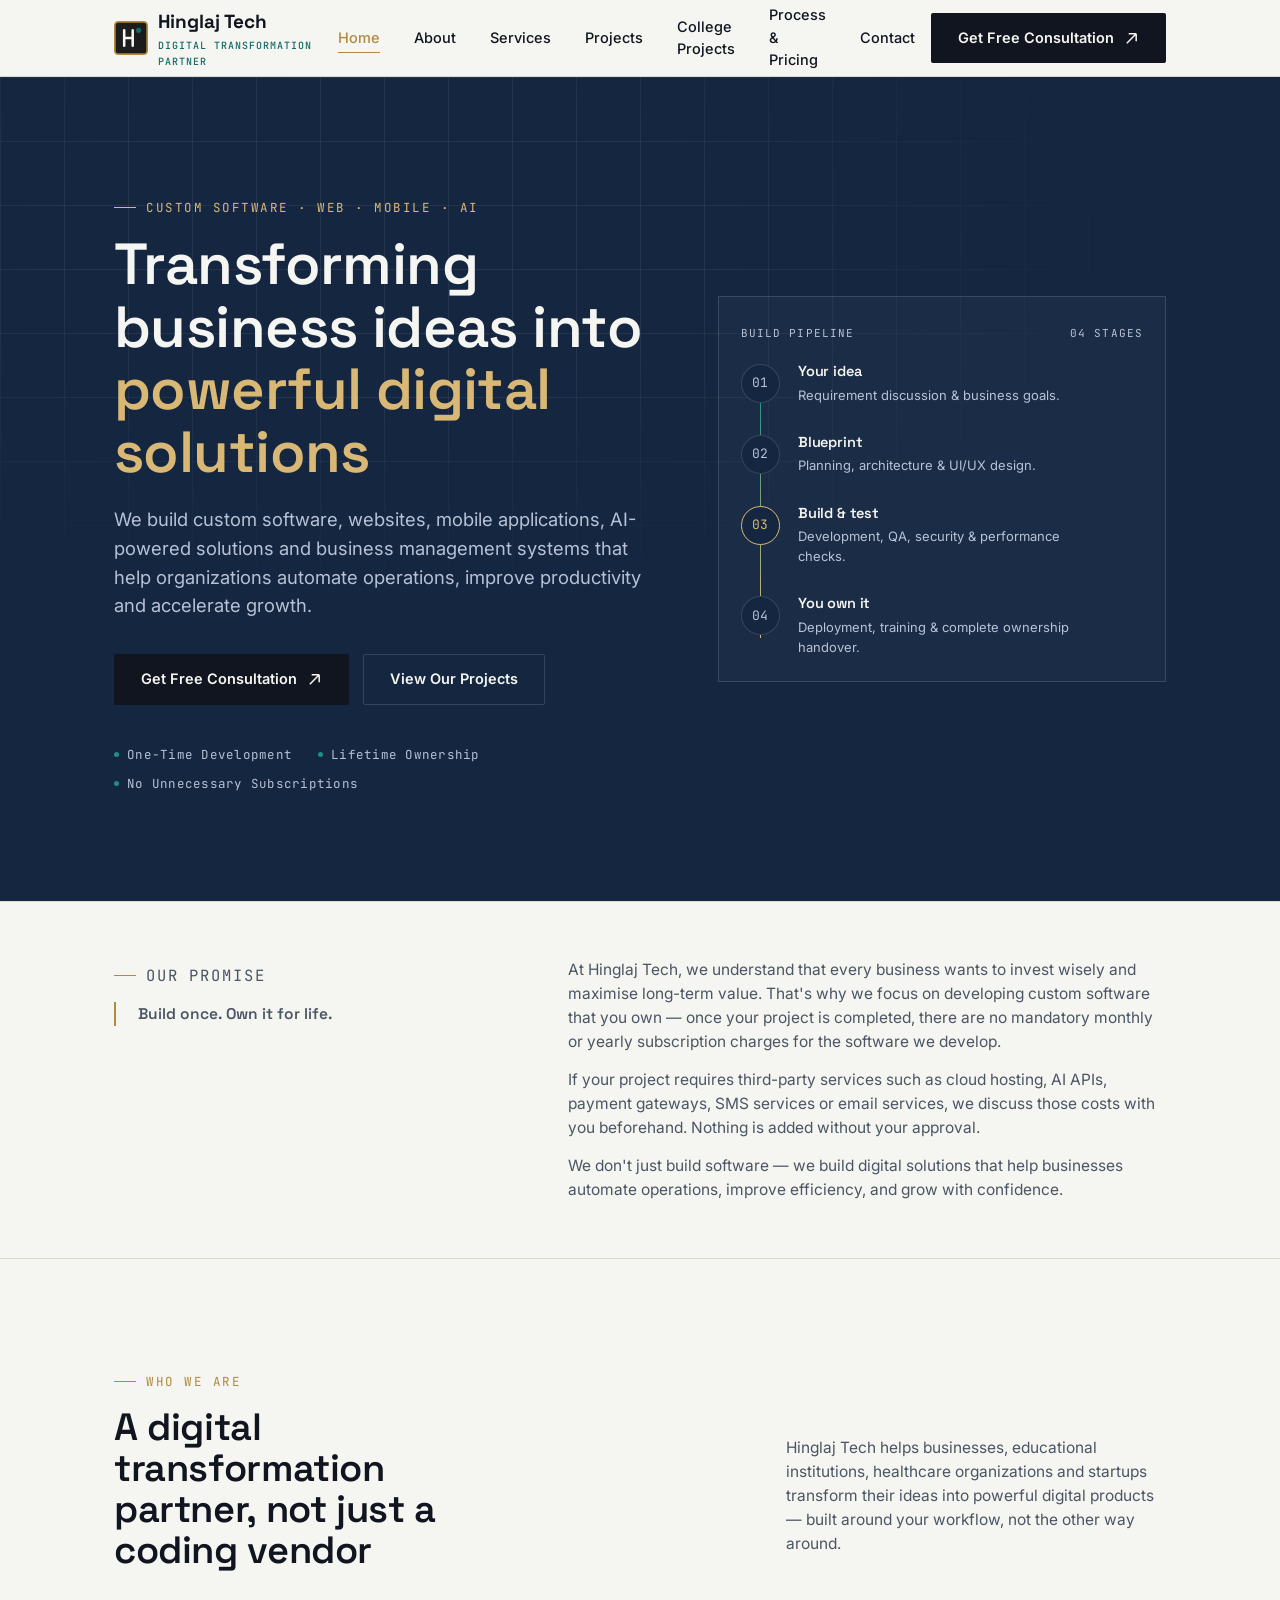
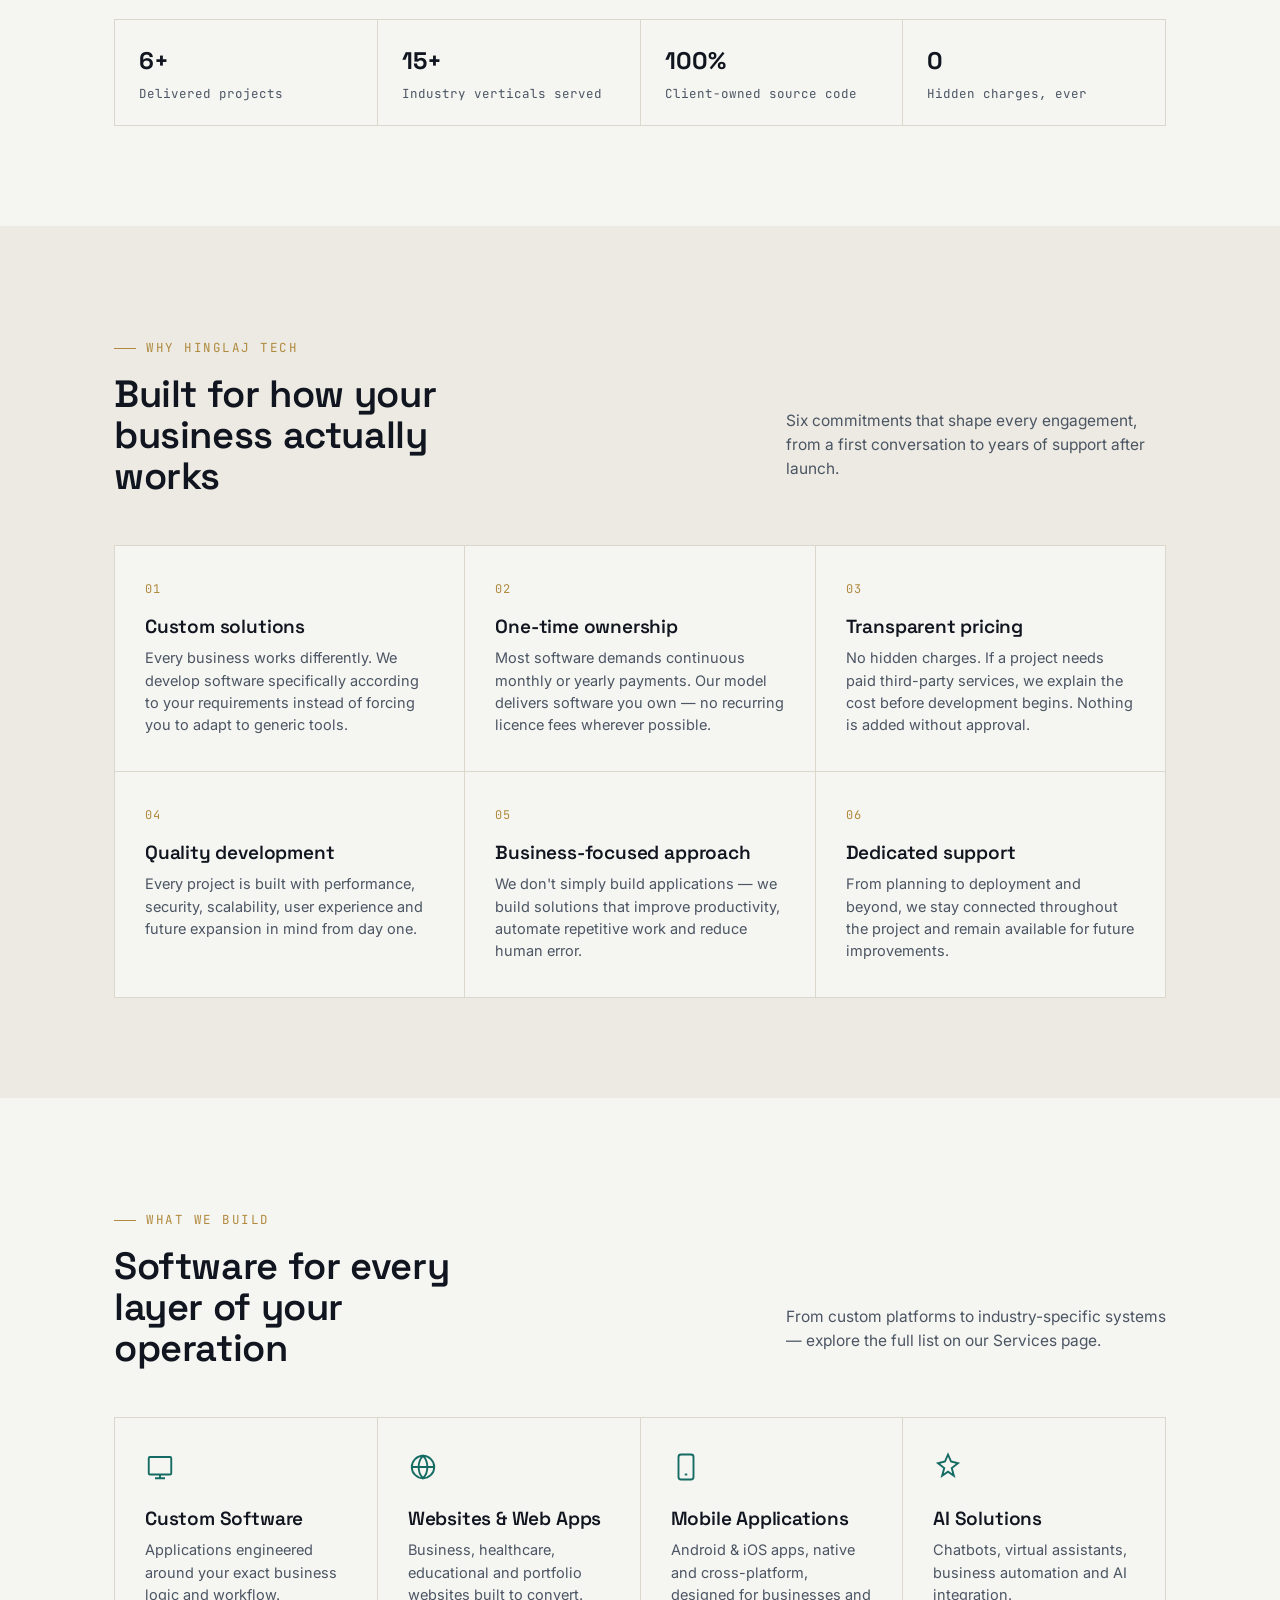
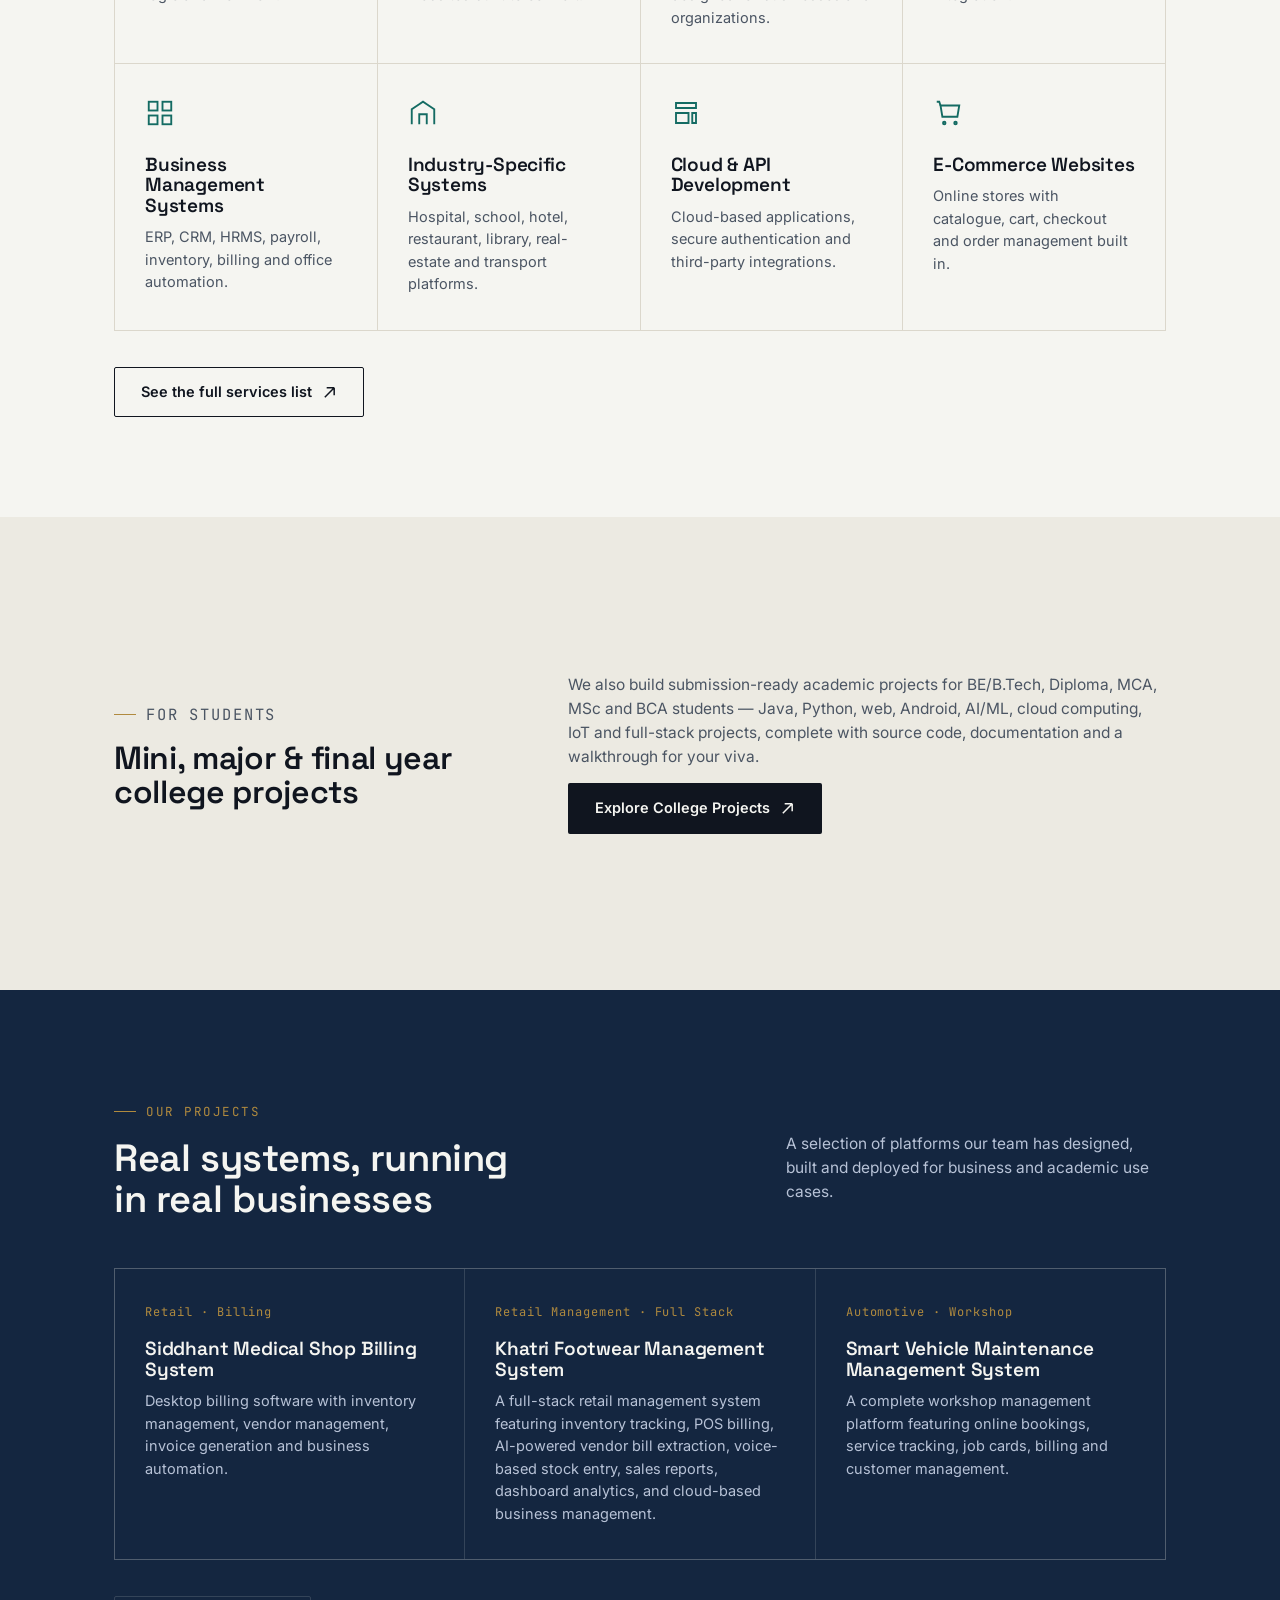
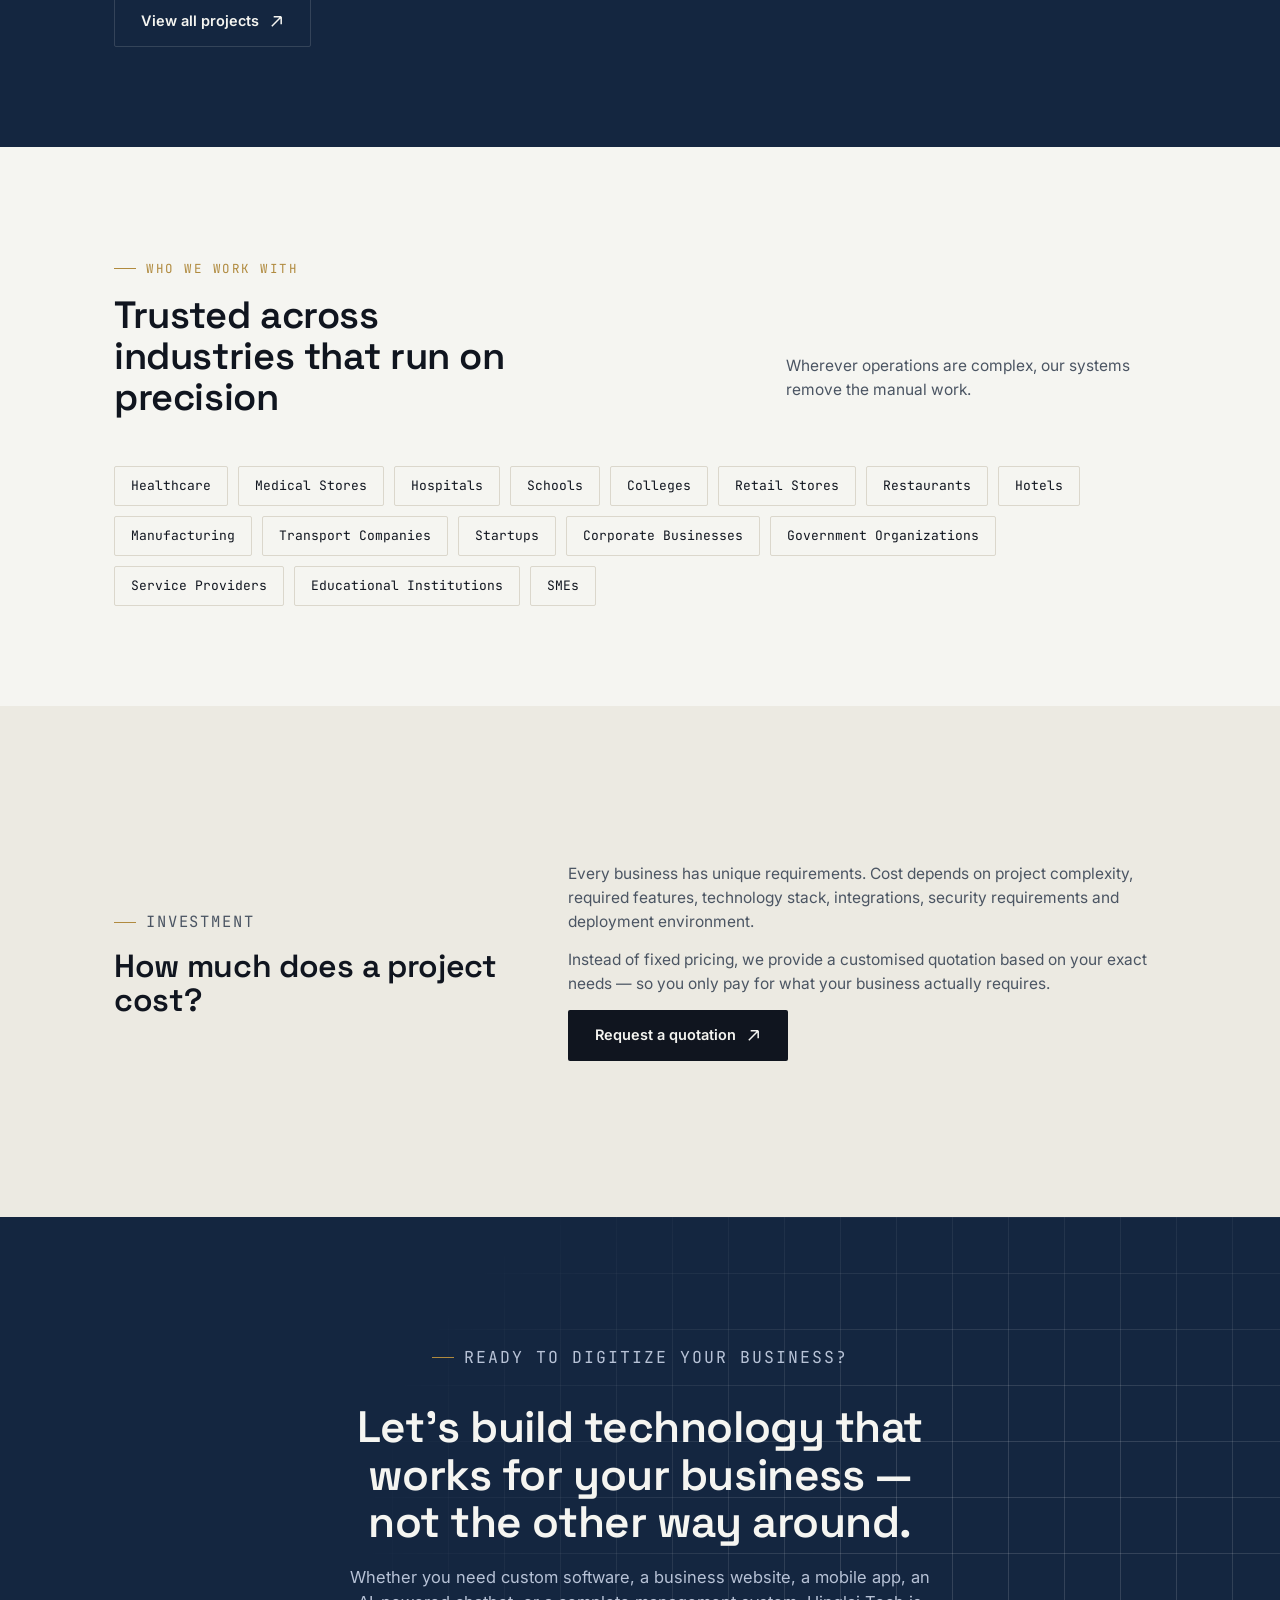
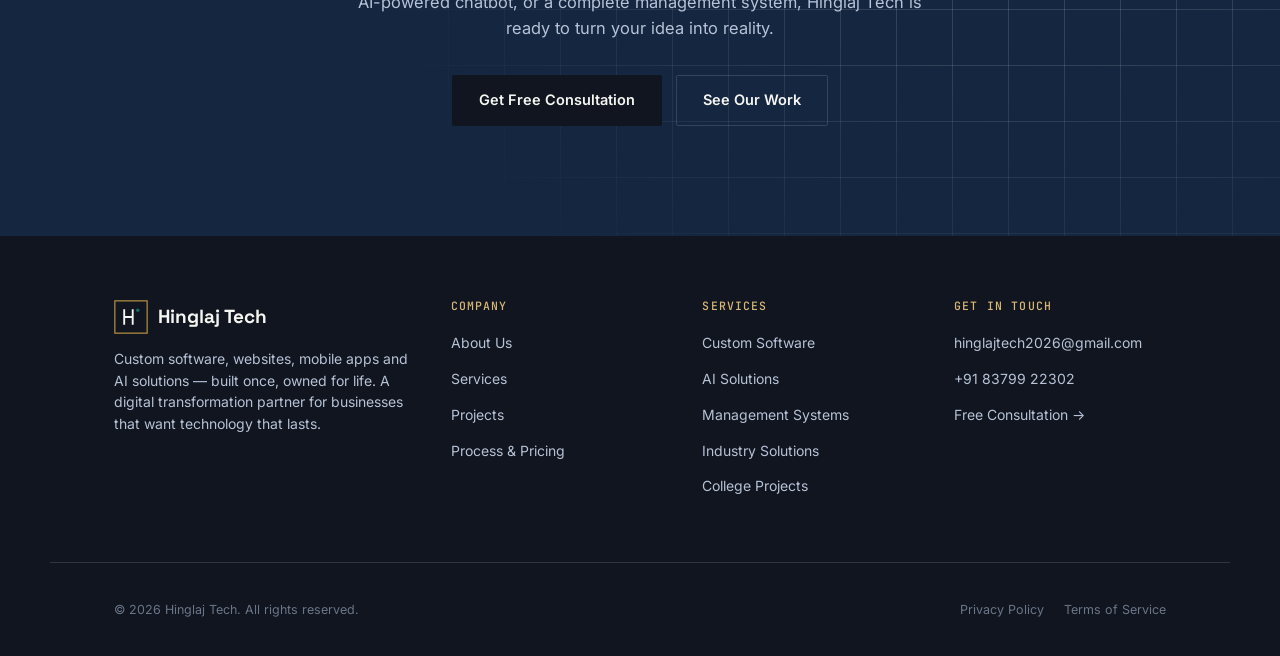
<file: index.html>
<!DOCTYPE html>
<html lang="en">
<head>
<meta charset="UTF-8">
<meta name="viewport" content="width=device-width, initial-scale=1.0">
<title>Hinglaj Tech | Custom Software, Web &amp; AI Development Company</title>
<meta name="description" content="Hinglaj Tech builds custom software, websites, mobile apps, AI solutions and business management systems. One-time development, lifetime ownership — no unnecessary subscriptions.">
<meta name="keywords" content="custom software development, business management system, ERP CRM HRMS, hospital management system, school management system, AI chatbot development, website development company India">
<link rel="canonical" href="https://hinglaj-tech.vercel.app/">
<meta name="robots" content="index, follow">
<meta name="theme-color" content="#142640">

<!-- Open Graph -->
<meta property="og:type" content="website">
<meta property="og:site_name" content="Hinglaj Tech">
<meta property="og:title" content="Hinglaj Tech | Custom Software, Web &amp; AI Development Company">
<meta property="og:description" content="Custom software, websites, mobile apps, AI solutions and business management systems — built once, owned for life.">
<meta property="og:url" content="https://hinglaj-tech.vercel.app/">
<meta property="og:image" content="https://hinglaj-tech.vercel.app/assets/img/og-cover.jpg">
<meta name="twitter:card" content="summary_large_image">
<meta name="twitter:title" content="Hinglaj Tech | Custom Software, Web &amp; AI Development Company">
<meta name="twitter:description" content="Custom software, websites, mobile apps, AI solutions and business management systems — built once, owned for life.">

<link rel="icon" type="image/svg+xml" href="assets/img/favicon.svg">
<link rel="preconnect" href="https://fonts.googleapis.com">
<link rel="preconnect" href="https://fonts.gstatic.com" crossorigin>
<link rel="stylesheet" href="assets/css/style.css">

<script type="application/ld+json">
{
  "@context": "https://schema.org",
  "@type": "LocalBusiness",
  "name": "Hinglaj Tech",
  "url": "https://hinglaj-tech.vercel.app/",
  "description": "Hinglaj Tech is a software development company building custom software, websites, mobile apps, AI solutions, business management systems and college projects for businesses, educational institutions, healthcare providers and students.",
  "email": "hinglajtech2026@gmail.com",
  "telephone": "+91-8379922302",
  "address": {
    "@type": "PostalAddress",
    "streetAddress": "Shree Ram Adarsh Colony (Tupe Galli) Ramanandnagar,",
    "addressRegion": "Maharashtra",
    "postalCode": "416308",
    "addressCountry": "IN"
  },
  "sameAs": [],
  "makesOffer": [
    {"@type":"Offer","itemOffered":{"@type":"Service","name":"Custom Software Development"}},
    {"@type":"Offer","itemOffered":{"@type":"Service","name":"Website Development"}},
    {"@type":"Offer","itemOffered":{"@type":"Service","name":"Mobile Application Development"}},
    {"@type":"Offer","itemOffered":{"@type":"Service","name":"AI Solutions"}},
    {"@type":"Offer","itemOffered":{"@type":"Service","name":"Business Management Systems"}},
    {"@type":"Offer","itemOffered":{"@type":"Service","name":"College Project Development"}}
  ]
}
</script>
</head>
<body>
<a href="#main" class="skip-link">Skip to content</a>

<!-- ============ HEADER ============ -->
<header class="site-header">
  <div class="container nav">
<a href="index.html" class="brand" aria-label="Hinglaj Tech — home">
  <svg class="brand-mark" viewBox="0 0 40 40" xmlns="http://www.w3.org/2000/svg" aria-hidden="true">
    <!-- Background -->
    <rect x="1" y="1" width="38" height="38" rx="4"
          fill="#1C1C1C"
          stroke="#B08A3E"
          stroke-width="2"/>

    <!-- H -->
    <path d="M12 11V29M12 20H22M22 11V29"
          stroke="#F5F5F1"
          stroke-width="3"
          stroke-linecap="round"
          stroke-linejoin="round"/>

    <!-- Accent Dot -->
    <circle cx="29" cy="11" r="3" fill="#146B63"/>
  </svg>

  <span>
    Hinglaj Tech
    <small>Digital Transformation Partner</small>
  </span>
</a>
    <nav class="nav-links" id="nav-links" aria-label="Primary">
      <a href="index.html" aria-current="page">Home</a>
      <a href="about.html">About</a>
      <a href="services.html">Services</a>
      <a href="projects.html">Projects</a>
      <a href="college-projects.html">College Projects</a>
      <a href="process.html">Process &amp; Pricing</a>
      <a href="contact.html">Contact</a>
    </nav>
    <div class="nav-cta">
      <a href="contact.html" class="btn btn-primary">
        Get Free Consultation
        <svg viewBox="0 0 16 16" fill="none"><path d="M3 13L13 3M13 3H5M13 3V11" stroke="currentColor" stroke-width="1.6"/></svg>
      </a>
      <button class="nav-toggle" id="nav-toggle" aria-label="Toggle menu" aria-expanded="false" aria-controls="nav-links">
        <span></span>
      </button>
    </div>
  </div>
</header>

<main id="main">

  <!-- ============ HERO ============ -->
  <section class="hero">
    <div class="container hero-grid">
      <div>
        <p class="eyebrow hero-eyebrow">Custom Software · Web · Mobile · AI</p>
        <h1>Transforming business ideas into <em>powerful digital solutions</em></h1>
        <p class="lede">We build custom software, websites, mobile applications, AI-powered solutions and business management systems that help organizations automate operations, improve productivity and accelerate growth.</p>
        <div class="hero-actions">
          <a href="contact.html" class="btn btn-primary">
            Get Free Consultation
            <svg viewBox="0 0 16 16" fill="none"><path d="M3 13L13 3M13 3H5M13 3V11" stroke="currentColor" stroke-width="1.6"/></svg>
          </a>
          <a href="projects.html" class="btn btn-ghost btn-on-dark">View Our Projects</a>
        </div>
        <ul class="hero-tags">
          <li>One-Time Development</li>
          <li>Lifetime Ownership</li>
          <li>No Unnecessary Subscriptions</li>
        </ul>
      </div>

      <div class="pipeline reveal">
        <div class="pipeline-label"><span>Build pipeline</span><span>04 stages</span></div>
        <div class="pipeline-track">
          <div class="pipeline-line" aria-hidden="true"></div>
          <div class="pipeline-node">
            <div class="pipeline-dot">01</div>
            <div class="pipeline-body"><h4>Your idea</h4><p>Requirement discussion &amp; business goals.</p></div>
          </div>
          <div class="pipeline-node">
            <div class="pipeline-dot">02</div>
            <div class="pipeline-body"><h4>Blueprint</h4><p>Planning, architecture &amp; UI/UX design.</p></div>
          </div>
          <div class="pipeline-node">
            <div class="pipeline-dot">03</div>
            <div class="pipeline-body"><h4>Build &amp; test</h4><p>Development, QA, security &amp; performance checks.</p></div>
          </div>
          <div class="pipeline-node">
            <div class="pipeline-dot">04</div>
            <div class="pipeline-body"><h4>You own it</h4><p>Deployment, training &amp; complete ownership handover.</p></div>
          </div>
        </div>
      </div>
    </div>
  </section>

  <!-- ============ OUR PROMISE ============ -->
  <section class="promise">
    <div class="container promise-grid">
      <div class="reveal">
        <p class="eyebrow">Our promise</p>
        <p class="promise-figure">Build once. Own it for life.</p>
      </div>
      <div class="reveal">
        <p>At Hinglaj Tech, we understand that every business wants to invest wisely and maximise long-term value. That's why we focus on developing custom software that you own — once your project is completed, there are no mandatory monthly or yearly subscription charges for the software we develop.</p>
        <p>If your project requires third-party services such as cloud hosting, AI APIs, payment gateways, SMS services or email services, we discuss those costs with you beforehand. Nothing is added without your approval.</p>
        <p>We don't just build software — we build digital solutions that help businesses automate operations, improve efficiency, and grow with confidence.</p>
      </div>
    </div>
  </section>

  <!-- ============ ABOUT TEASER ============ -->
  <section class="section">
    <div class="container">
      <div class="section-head reveal">
        <div>
          <p class="eyebrow">Who we are</p>
          <h2>A digital transformation partner, not just a coding vendor</h2>
        </div>
        <p class="desc">Hinglaj Tech helps businesses, educational institutions, healthcare organizations and startups transform their ideas into powerful digital products — built around your workflow, not the other way around.</p>
      </div>
      <div class="trust-strip reveal">
        <div class="trust-item"><strong>6+</strong><span>Delivered projects</span></div>
        <div class="trust-item"><strong>15+</strong><span>Industry verticals served</span></div>
        <div class="trust-item"><strong>100%</strong><span>Client-owned source code</span></div>
        <div class="trust-item"><strong>0</strong><span>Hidden charges, ever</span></div>
      </div>
    </div>
  </section>

  <!-- ============ WHY CHOOSE US ============ -->
  <section class="section section-tint">
    <div class="container">
      <div class="section-head reveal">
        <div>
          <p class="eyebrow">Why Hinglaj Tech</p>
          <h2>Built for how your business actually works</h2>
        </div>
        <p class="desc">Six commitments that shape every engagement, from a first conversation to years of support after launch.</p>
      </div>
      <div class="grid grid-3 reveal-stagger">
        <div class="card">
          <span class="card-index">01</span>
          <h3>Custom solutions</h3>
          <p>Every business works differently. We develop software specifically according to your requirements instead of forcing you to adapt to generic tools.</p>
        </div>
        <div class="card">
          <span class="card-index">02</span>
          <h3>One-time ownership</h3>
          <p>Most software demands continuous monthly or yearly payments. Our model delivers software you own — no recurring licence fees wherever possible.</p>
        </div>
        <div class="card">
          <span class="card-index">03</span>
          <h3>Transparent pricing</h3>
          <p>No hidden charges. If a project needs paid third-party services, we explain the cost before development begins. Nothing is added without approval.</p>
        </div>
        <div class="card">
          <span class="card-index">04</span>
          <h3>Quality development</h3>
          <p>Every project is built with performance, security, scalability, user experience and future expansion in mind from day one.</p>
        </div>
        <div class="card">
          <span class="card-index">05</span>
          <h3>Business-focused approach</h3>
          <p>We don't simply build applications — we build solutions that improve productivity, automate repetitive work and reduce human error.</p>
        </div>
        <div class="card">
          <span class="card-index">06</span>
          <h3>Dedicated support</h3>
          <p>From planning to deployment and beyond, we stay connected throughout the project and remain available for future improvements.</p>
        </div>
      </div>
    </div>
  </section>

  <!-- ============ WHAT WE BUILD ============ -->
  <section class="section">
    <div class="container">
      <div class="section-head reveal">
        <div>
          <p class="eyebrow">What we build</p>
          <h2>Software for every layer of your operation</h2>
        </div>
        <p class="desc">From custom platforms to industry-specific systems — explore the full list on our Services page.</p>
      </div>
      <div class="grid grid-4 reveal-stagger">
        <div class="card">
          <svg class="card-icon" viewBox="0 0 24 24" fill="none" stroke="currentColor" stroke-width="1.5"><rect x="3" y="4" width="18" height="14" rx="1"/><path d="M8 21h8M12 18v3"/></svg>
          <h3>Custom Software</h3>
          <p>Applications engineered around your exact business logic and workflow.</p>
        </div>
        <div class="card">
          <svg class="card-icon" viewBox="0 0 24 24" fill="none" stroke="currentColor" stroke-width="1.5"><circle cx="12" cy="12" r="9"/><path d="M3 12h18M12 3c2.5 2.5 3.5 6 3.5 9s-1 6.5-3.5 9c-2.5-2.5-3.5-6-3.5-9s1-6.5 3.5-9z"/></svg>
          <h3>Websites &amp; Web Apps</h3>
          <p>Business, healthcare, educational and portfolio websites built to convert.</p>
        </div>
        <div class="card">
          <svg class="card-icon" viewBox="0 0 24 24" fill="none" stroke="currentColor" stroke-width="1.5"><rect x="6" y="2" width="12" height="20" rx="2"/><path d="M11 18h2"/></svg>
          <h3>Mobile Applications</h3>
          <p>Android &amp; iOS apps, native and cross-platform, designed for businesses and organizations.</p>
        </div>
        <div class="card">
          <svg class="card-icon" viewBox="0 0 24 24" fill="none" stroke="currentColor" stroke-width="1.5"><path d="M12 2l2.4 5.5L20 9l-5 3.8 1.7 6.2L12 15.8 7.3 19l1.7-6.2L4 9l5.6-1.5L12 2z"/></svg>
          <h3>AI Solutions</h3>
          <p>Chatbots, virtual assistants, business automation and AI integration.</p>
        </div>
        <div class="card">
          <svg class="card-icon" viewBox="0 0 24 24" fill="none" stroke="currentColor" stroke-width="1.5"><rect x="3" y="3" width="7" height="7"/><rect x="14" y="3" width="7" height="7"/><rect x="3" y="14" width="7" height="7"/><rect x="14" y="14" width="7" height="7"/></svg>
          <h3>Business Management Systems</h3>
          <p>ERP, CRM, HRMS, payroll, inventory, billing and office automation.</p>
        </div>
        <div class="card">
          <svg class="card-icon" viewBox="0 0 24 24" fill="none" stroke="currentColor" stroke-width="1.5"><path d="M3 21V9l9-6 9 6v12"/><path d="M9 21v-8h6v8"/></svg>
          <h3>Industry-Specific Systems</h3>
          <p>Hospital, school, hotel, restaurant, library, real-estate and transport platforms.</p>
        </div>
        <div class="card">
          <svg class="card-icon" viewBox="0 0 24 24" fill="none" stroke="currentColor" stroke-width="1.5"><path d="M4 4h16v4H4zM4 12h10v8H4zM17 12h3v8h-3z"/></svg>
          <h3>Cloud &amp; API Development</h3>
          <p>Cloud-based applications, secure authentication and third-party integrations.</p>
        </div>
        <div class="card">
          <svg class="card-icon" viewBox="0 0 24 24" fill="none" stroke="currentColor" stroke-width="1.5"><path d="M6 6h15l-1.5 9h-12z"/><circle cx="9" cy="20" r="1"/><circle cx="18" cy="20" r="1"/><path d="M3 3h2l1 3"/></svg>
          <h3>E-Commerce Websites</h3>
          <p>Online stores with catalogue, cart, checkout and order management built in.</p>
        </div>
        
      </div>
      <div style="margin-top:36px;">
        <a href="services.html" class="btn btn-ghost">See the full services list
          <svg viewBox="0 0 16 16" fill="none"><path d="M3 13L13 3M13 3H5M13 3V11" stroke="currentColor" stroke-width="1.6"/></svg>
        </a>
      </div>
    </div>
  </section>

  <!-- ============ COLLEGE PROJECTS TEASER ============ -->
  <section class="section section-tint">
    <div class="container promise-grid" style="align-items:center;">
      <div class="reveal">
        <p class="eyebrow">For students</p>
        <h2 style="font-size:clamp(24px,2.8vw,32px);">Mini, major &amp; final year college projects</h2>
      </div>
      <div class="reveal">
        <p>We also build submission-ready academic projects for BE/B.Tech, Diploma, MCA, MSc and BCA students — Java, Python, web, Android, AI/ML, cloud computing, IoT and full-stack projects, complete with source code, documentation and a walkthrough for your viva.</p>
        <a href="college-projects.html" class="btn btn-primary">Explore College Projects
          <svg viewBox="0 0 16 16" fill="none"><path d="M3 13L13 3M13 3H5M13 3V11" stroke="currentColor" stroke-width="1.6"/></svg>
        </a>
      </div>
    </div>
  </section>

  <!-- ============ FEATURED PROJECTS ============ -->
  <section class="section section-dark">
    <div class="container">
      <div class="section-head reveal">
        <div>
          <p class="eyebrow">Our projects</p>
          <h2>Real systems, running in real businesses</h2>
        </div>
        <p class="desc">A selection of platforms our team has designed, built and deployed for business and academic use cases.</p>
      </div>
      <div class="grid grid-3 reveal-stagger">
        <div class="card">
          <span class="card-index">Retail · Billing</span>
          <h3>Siddhant Medical Shop Billing System</h3>
          <p>Desktop billing software with inventory management, vendor management, invoice generation and business automation.</p>
        </div>

        <div class="card">
          <span class="card-index">Retail Management · Full Stack</span>
          <h3>Khatri Footwear Management System</h3>
          <p>A full-stack retail management system featuring inventory tracking, POS billing, AI-powered vendor bill extraction, voice-based stock entry, sales reports, dashboard analytics, and cloud-based business management.</p>
        </div>
        <div class="card">
          <span class="card-index">Automotive · Workshop</span>
          <h3>Smart Vehicle Maintenance Management System</h3>
          <p>A complete workshop management platform featuring online bookings, service tracking, job cards, billing and customer management.</p>
        </div>
        
      </div>
      <div style="margin-top:36px;">
        <a href="projects.html" class="btn btn-ghost btn-on-dark">View all projects
          <svg viewBox="0 0 16 16" fill="none"><path d="M3 13L13 3M13 3H5M13 3V11" stroke="currentColor" stroke-width="1.6"/></svg>
        </a>
      </div>
    </div>
  </section>

  <!-- ============ WHO WE WORK WITH ============ -->
  <section class="section">
    <div class="container">
      <div class="section-head reveal">
        <div>
          <p class="eyebrow">Who we work with</p>
          <h2>Trusted across industries that run on precision</h2>
        </div>
        <p class="desc">Wherever operations are complex, our systems remove the manual work.</p>
      </div>
      <div class="tag-cloud reveal">
        <span class="tag-pill">Healthcare</span>
        <span class="tag-pill">Medical Stores</span>
        <span class="tag-pill">Hospitals</span>
        <span class="tag-pill">Schools</span>
        <span class="tag-pill">Colleges</span>
        <span class="tag-pill">Retail Stores</span>
        <span class="tag-pill">Restaurants</span>
        <span class="tag-pill">Hotels</span>
        <span class="tag-pill">Manufacturing</span>
        <span class="tag-pill">Transport Companies</span>
        <span class="tag-pill">Startups</span>
        <span class="tag-pill">Corporate Businesses</span>
        <span class="tag-pill">Government Organizations</span>
        <span class="tag-pill">Service Providers</span>
        <span class="tag-pill">Educational Institutions</span>
        <span class="tag-pill">SMEs</span>
      </div>
    </div>
  </section>

  <!-- ============ PRICING TEASER ============ -->
  <section class="section section-tint">
    <div class="container promise-grid" style="align-items:center;">
      <div class="reveal">
        <p class="eyebrow">Investment</p>
        <h2 style="font-size:clamp(24px,2.8vw,32px);">How much does a project cost?</h2>
      </div>
      <div class="reveal">
        <p>Every business has unique requirements. Cost depends on project complexity, required features, technology stack, integrations, security requirements and deployment environment.</p>
        <p>Instead of fixed pricing, we provide a customised quotation based on your exact needs — so you only pay for what your business actually requires.</p>
        <a href="contact.html" class="btn btn-primary">Request a quotation
          <svg viewBox="0 0 16 16" fill="none"><path d="M3 13L13 3M13 3H5M13 3V11" stroke="currentColor" stroke-width="1.6"/></svg>
        </a>
      </div>
    </div>
  </section>

  <!-- ============ CTA ============ -->
  <section class="cta-band">
    <div class="container cta-inner reveal">
      <p class="eyebrow" style="justify-content:center;">Ready to digitize your business?</p>
      <h2>Let's build technology that works for your business — not the other way around.</h2>
      <p>Whether you need custom software, a business website, a mobile app, an AI-powered chatbot, or a complete management system, Hinglaj Tech is ready to turn your idea into reality.</p>
      <div class="cta-actions">
        <a href="contact.html" class="btn btn-primary">Get Free Consultation</a>
        <a href="projects.html" class="btn btn-ghost btn-on-dark">See Our Work</a>
      </div>
    </div>
  </section>

</main>

<!-- ============ FOOTER ============ -->
<footer class="site-footer">
  <div class="container footer-top">
    <div class="footer-brand">
      <a href="index.html" class="brand">
        <svg class="brand-mark" viewBox="0 0 40 40" fill="none" xmlns="http://www.w3.org/2000/svg" aria-hidden="true">
          <rect x="1" y="1" width="38" height="38" stroke="#B08A3E" stroke-width="1.5"/>
          <path d="M12 28V12M12 20H22M22 12V28" stroke="#F5F5F1" stroke-width="2.2" stroke-linecap="square"/>
          <circle cx="28" cy="12" r="2" fill="#146B63"/>
        </svg>
        <span>Hinglaj Tech</span>
      </a>
      <p>Custom software, websites, mobile apps and AI solutions — built once, owned for life. A digital transformation partner for businesses that want technology that lasts.</p>
    </div>
    <div class="footer-col">
      <h4>Company</h4>
      <ul>
        <li><a href="about.html">About Us</a></li>
        <li><a href="services.html">Services</a></li>
        <li><a href="projects.html">Projects</a></li>
        <li><a href="process.html">Process &amp; Pricing</a></li>
      </ul>
    </div>
    <div class="footer-col">
      <h4>Services</h4>
      <ul>
        <li><a href="services.html#software">Custom Software</a></li>
        <li><a href="services.html#ai">AI Solutions</a></li>
        <li><a href="services.html#management">Management Systems</a></li>
        <li><a href="services.html#industry">Industry Solutions</a></li>
        <li><a href="college-projects.html">College Projects</a></li>
      </ul>
    </div>
    <div class="footer-col">
      <h4>Get in touch</h4>
      <ul>
        <li><a href="mailto:hinglajtech2026@gmail.com">hinglajtech2026@gmail.com</a></li>
        <li><a href="tel:+918379922302">+91 83799 22302</a></li>
        <li><a href="contact.html">Free Consultation →</a></li>
      </ul>
    </div>
  </div>
  <div class="container footer-bottom">
    <p>&copy; <span data-year>2026</span> Hinglaj Tech. All rights reserved.</p>
    <div class="footer-legal-links">
      <a href="privacy.html">Privacy Policy</a>
      <a href="terms.html">Terms of Service</a>
    </div>
  </div>
</footer>

<script src="assets/js/main.js" defer></script>
</body>
</html>
</file>
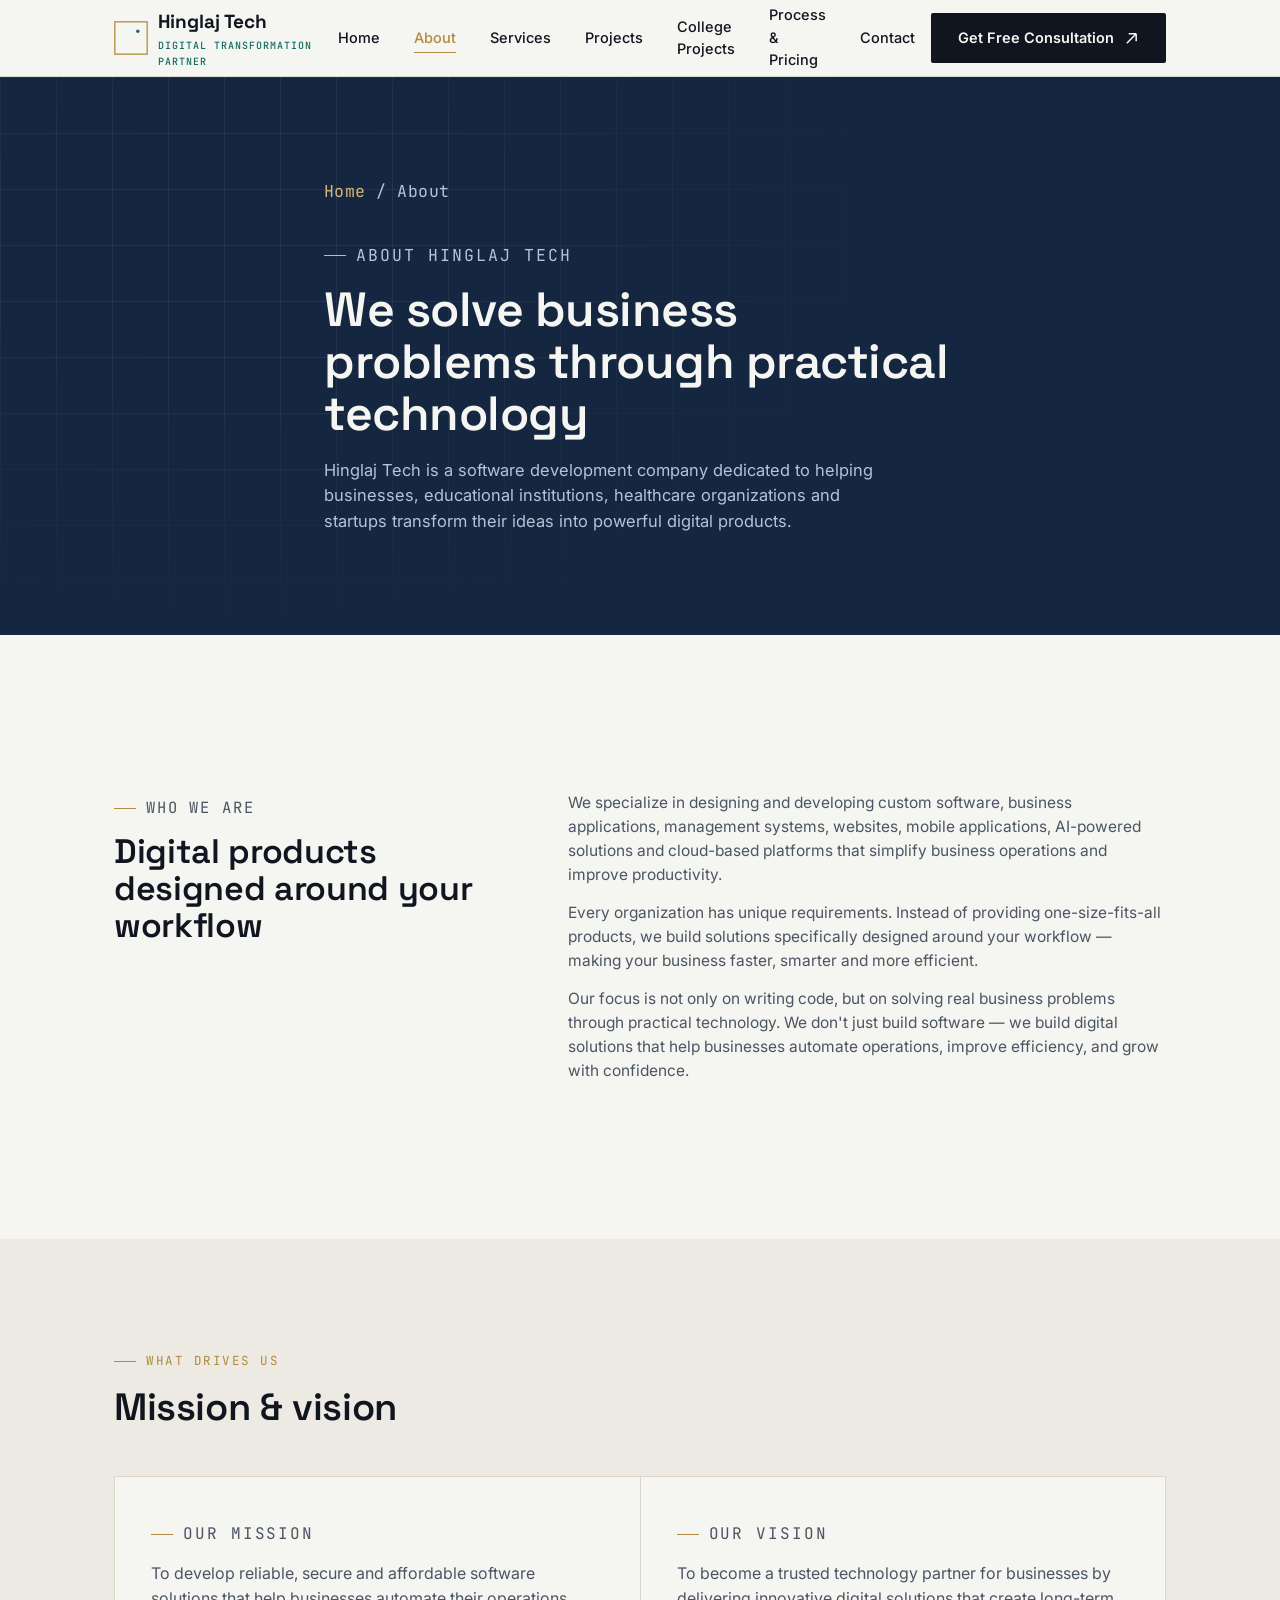
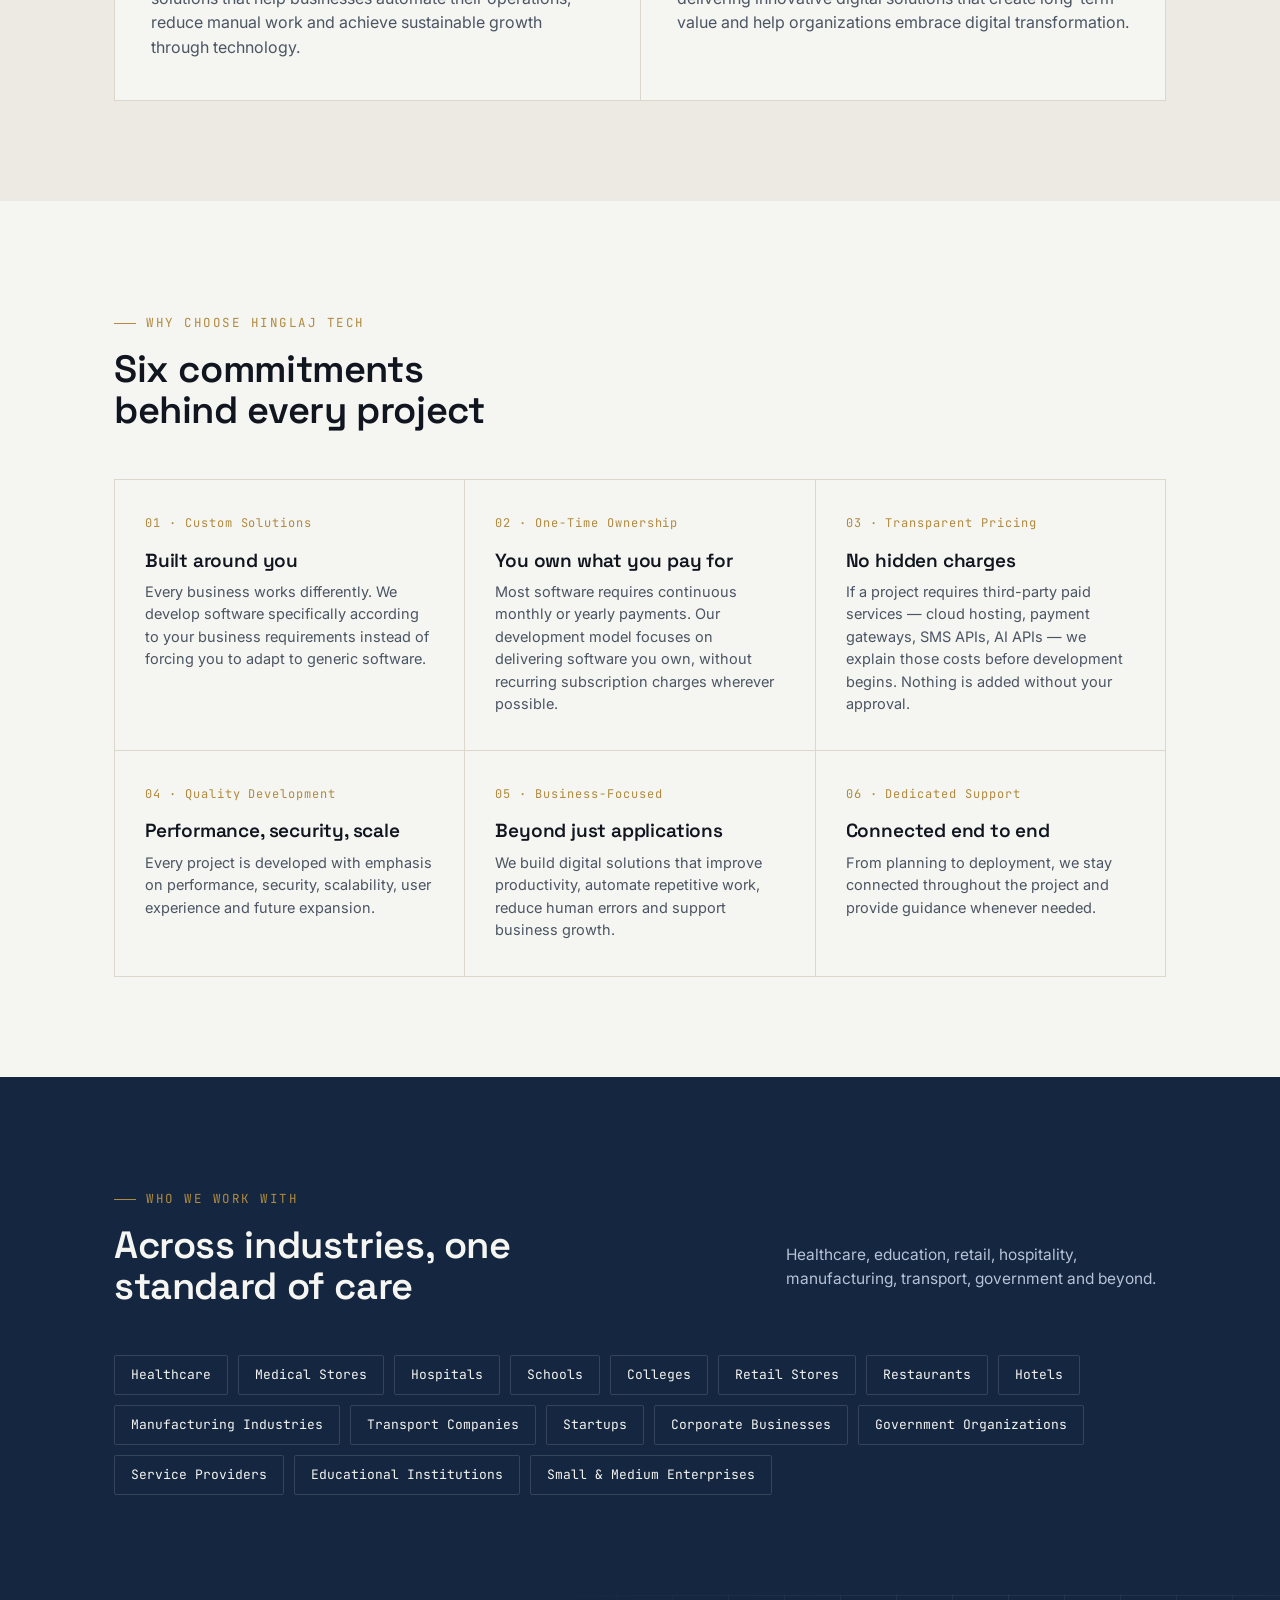
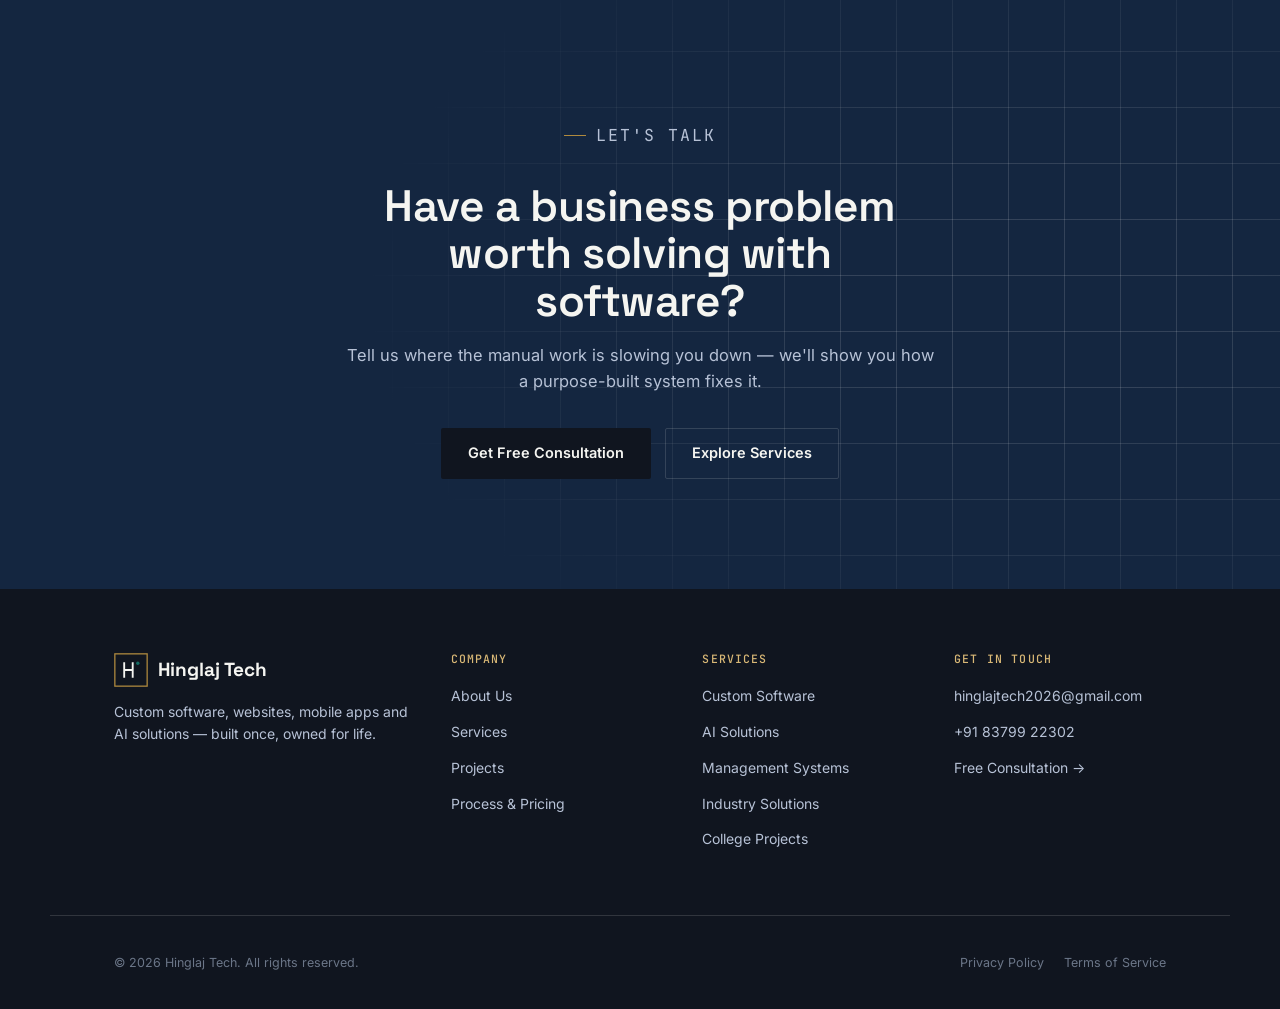
<file: about.html>
<!DOCTYPE html>
<html lang="en">
<head>
<meta charset="UTF-8">
<meta name="viewport" content="width=device-width, initial-scale=1.0">
<title>About Us | Hinglaj Tech — Digital Transformation Partner</title>
<meta name="description" content="Hinglaj Tech helps businesses, schools, hospitals and startups transform ideas into powerful digital products. Learn our mission, vision and approach.">
<link rel="canonical" href="https://hinglaj-tech.vercel.app/about.html">
<meta name="robots" content="index, follow">
<meta name="theme-color" content="#142640">
<meta property="og:type" content="website">
<meta property="og:title" content="About Us | Hinglaj Tech">
<meta property="og:description" content="A digital transformation partner helping businesses automate operations and grow with confidence.">
<meta property="og:url" content="https://hinglaj-tech.vercel.app/about.html">
<link rel="icon" type="image/svg+xml" href="assets/img/favicon.svg">
<link rel="preconnect" href="https://fonts.googleapis.com">
<link rel="preconnect" href="https://fonts.gstatic.com" crossorigin>
<link rel="stylesheet" href="assets/css/style.css">
</head>
<body>
<a href="#main" class="skip-link">Skip to content</a>

<header class="site-header">
  <div class="container nav">
    <a href="index.html" class="brand" aria-label="Hinglaj Tech — home">
      <svg class="brand-mark" viewBox="0 0 40 40" fill="none" xmlns="http://www.w3.org/2000/svg" aria-hidden="true">
        <rect x="1" y="1" width="38" height="38" stroke="#B08A3E" stroke-width="1.5"/>
        <path d="M12 28V12M12 20H22M22 12V28" stroke="#F5F5F1" stroke-width="2.2" stroke-linecap="square"/>
        <circle cx="28" cy="12" r="2" fill="#146B63"/>
      </svg>
      <span>Hinglaj Tech<small>Digital Transformation Partner</small></span>
    </a>
    <nav class="nav-links" id="nav-links" aria-label="Primary">
      <a href="index.html">Home</a>
      <a href="about.html" aria-current="page">About</a>
      <a href="services.html">Services</a>
      <a href="projects.html">Projects</a>
      <a href="college-projects.html">College Projects</a>
      <a href="process.html">Process &amp; Pricing</a>
      <a href="contact.html">Contact</a>
    </nav>
    <div class="nav-cta">
      <a href="contact.html" class="btn btn-primary">Get Free Consultation
        <svg viewBox="0 0 16 16" fill="none"><path d="M3 13L13 3M13 3H5M13 3V11" stroke="currentColor" stroke-width="1.6"/></svg>
      </a>
      <button class="nav-toggle" id="nav-toggle" aria-label="Toggle menu" aria-expanded="false" aria-controls="nav-links"><span></span></button>
    </div>
  </div>
</header>

<main id="main">

  <section class="page-hero">
    <div class="container page-hero-inner">
      <p class="breadcrumb"><a href="index.html">Home</a> / About</p>
      <p class="eyebrow hero-eyebrow">About Hinglaj Tech</p>
      <h1>We solve business problems through practical technology</h1>
      <p>Hinglaj Tech is a software development company dedicated to helping businesses, educational institutions, healthcare organizations and startups transform their ideas into powerful digital products.</p>
    </div>
  </section>

  <section class="section">
    <div class="container">
      <div class="promise-grid" style="align-items:start;">
        <div class="reveal">
          <p class="eyebrow">Who we are</p>
          <h2 style="font-size:clamp(24px,2.8vw,34px);">Digital products designed around your workflow</h2>
        </div>
        <div class="reveal">
          <p>We specialize in designing and developing custom software, business applications, management systems, websites, mobile applications, AI-powered solutions and cloud-based platforms that simplify business operations and improve productivity.</p>
          <p>Every organization has unique requirements. Instead of providing one-size-fits-all products, we build solutions specifically designed around your workflow — making your business faster, smarter and more efficient.</p>
          <p>Our focus is not only on writing code, but on solving real business problems through practical technology. We don't just build software — we build digital solutions that help businesses automate operations, improve efficiency, and grow with confidence.</p>
        </div>
      </div>
    </div>
  </section>

  <!-- MISSION / VISION -->
  <section class="section section-tint">
    <div class="container">
      <div class="section-head reveal">
        <div>
          <p class="eyebrow">What drives us</p>
          <h2>Mission &amp; vision</h2>
        </div>
      </div>
      <div class="mv-grid reveal">
        <div class="mv-panel">
          <p class="eyebrow">Our mission</p>
          <p>To develop reliable, secure and affordable software solutions that help businesses automate their operations, reduce manual work and achieve sustainable growth through technology.</p>
        </div>
        <div class="mv-panel">
          <p class="eyebrow">Our vision</p>
          <p>To become a trusted technology partner for businesses by delivering innovative digital solutions that create long-term value and help organizations embrace digital transformation.</p>
        </div>
      </div>
    </div>
  </section>

  <!-- WHY CHOOSE US (full) -->
  <section class="section">
    <div class="container">
      <div class="section-head reveal">
        <div>
          <p class="eyebrow">Why choose Hinglaj Tech</p>
          <h2>Six commitments behind every project</h2>
        </div>
      </div>
      <div class="grid grid-3 reveal-stagger">
        <div class="card">
          <span class="card-index">01 · Custom Solutions</span>
          <h3>Built around you</h3>
          <p>Every business works differently. We develop software specifically according to your business requirements instead of forcing you to adapt to generic software.</p>
        </div>
        <div class="card">
          <span class="card-index">02 · One-Time Ownership</span>
          <h3>You own what you pay for</h3>
          <p>Most software requires continuous monthly or yearly payments. Our development model focuses on delivering software you own, without recurring subscription charges wherever possible.</p>
        </div>
        <div class="card">
          <span class="card-index">03 · Transparent Pricing</span>
          <h3>No hidden charges</h3>
          <p>If a project requires third-party paid services — cloud hosting, payment gateways, SMS APIs, AI APIs — we explain those costs before development begins. Nothing is added without your approval.</p>
        </div>
        <div class="card">
          <span class="card-index">04 · Quality Development</span>
          <h3>Performance, security, scale</h3>
          <p>Every project is developed with emphasis on performance, security, scalability, user experience and future expansion.</p>
        </div>
        <div class="card">
          <span class="card-index">05 · Business-Focused</span>
          <h3>Beyond just applications</h3>
          <p>We build digital solutions that improve productivity, automate repetitive work, reduce human errors and support business growth.</p>
        </div>
        <div class="card">
          <span class="card-index">06 · Dedicated Support</span>
          <h3>Connected end to end</h3>
          <p>From planning to deployment, we stay connected throughout the project and provide guidance whenever needed.</p>
        </div>
      </div>
    </div>
  </section>

  <!-- INDUSTRIES -->
  <section class="section section-dark">
    <div class="container">
      <div class="section-head reveal">
        <div>
          <p class="eyebrow">Who we work with</p>
          <h2>Across industries, one standard of care</h2>
        </div>
        <p class="desc">Healthcare, education, retail, hospitality, manufacturing, transport, government and beyond.</p>
      </div>
      <div class="tag-cloud reveal">
        <span class="tag-pill">Healthcare</span>
        <span class="tag-pill">Medical Stores</span>
        <span class="tag-pill">Hospitals</span>
        <span class="tag-pill">Schools</span>
        <span class="tag-pill">Colleges</span>
        <span class="tag-pill">Retail Stores</span>
        <span class="tag-pill">Restaurants</span>
        <span class="tag-pill">Hotels</span>
        <span class="tag-pill">Manufacturing Industries</span>
        <span class="tag-pill">Transport Companies</span>
        <span class="tag-pill">Startups</span>
        <span class="tag-pill">Corporate Businesses</span>
        <span class="tag-pill">Government Organizations</span>
        <span class="tag-pill">Service Providers</span>
        <span class="tag-pill">Educational Institutions</span>
        <span class="tag-pill">Small &amp; Medium Enterprises</span>
      </div>
    </div>
  </section>

  <section class="cta-band">
    <div class="container cta-inner reveal">
      <p class="eyebrow" style="justify-content:center;">Let's talk</p>
      <h2>Have a business problem worth solving with software?</h2>
      <p>Tell us where the manual work is slowing you down — we'll show you how a purpose-built system fixes it.</p>
      <div class="cta-actions">
        <a href="contact.html" class="btn btn-primary">Get Free Consultation</a>
        <a href="services.html" class="btn btn-ghost btn-on-dark">Explore Services</a>
      </div>
    </div>
  </section>

</main>

<footer class="site-footer">
  <div class="container footer-top">
    <div class="footer-brand">
      <a href="index.html" class="brand">
        <svg class="brand-mark" viewBox="0 0 40 40" fill="none" xmlns="http://www.w3.org/2000/svg" aria-hidden="true">
          <rect x="1" y="1" width="38" height="38" stroke="#B08A3E" stroke-width="1.5"/>
          <path d="M12 28V12M12 20H22M22 12V28" stroke="#F5F5F1" stroke-width="2.2" stroke-linecap="square"/>
          <circle cx="28" cy="12" r="2" fill="#146B63"/>
        </svg>
        <span>Hinglaj Tech</span>
      </a>
      <p>Custom software, websites, mobile apps and AI solutions — built once, owned for life.</p>
    </div>
    <div class="footer-col">
      <h4>Company</h4>
      <ul>
        <li><a href="about.html">About Us</a></li>
        <li><a href="services.html">Services</a></li>
        <li><a href="projects.html">Projects</a></li>
        <li><a href="process.html">Process &amp; Pricing</a></li>
      </ul>
    </div>
    <div class="footer-col">
      <h4>Services</h4>
      <ul>
        <li><a href="services.html#software">Custom Software</a></li>
        <li><a href="services.html#ai">AI Solutions</a></li>
        <li><a href="services.html#management">Management Systems</a></li>
        <li><a href="services.html#industry">Industry Solutions</a></li>
        <li><a href="college-projects.html">College Projects</a></li>
      </ul>
    </div>
    <div class="footer-col">
      <h4>Get in touch</h4>
      <ul>
        <li><a href="mailto:hinglajtech2026@gmail.com">hinglajtech2026@gmail.com</a></li>
        <li><a href="tel:+918379922302">+91 83799 22302</a></li>
        <li><a href="contact.html">Free Consultation →</a></li>
      </ul>
    </div>
  </div>
  <div class="container footer-bottom">
    <p>&copy; <span data-year>2026</span> Hinglaj Tech. All rights reserved.</p>
    <div class="footer-legal-links">
      <a href="privacy.html">Privacy Policy</a>
      <a href="terms.html">Terms of Service</a>
    </div>
  </div>
</footer>

<script src="assets/js/main.js" defer></script>
</body>
</html>
</file>
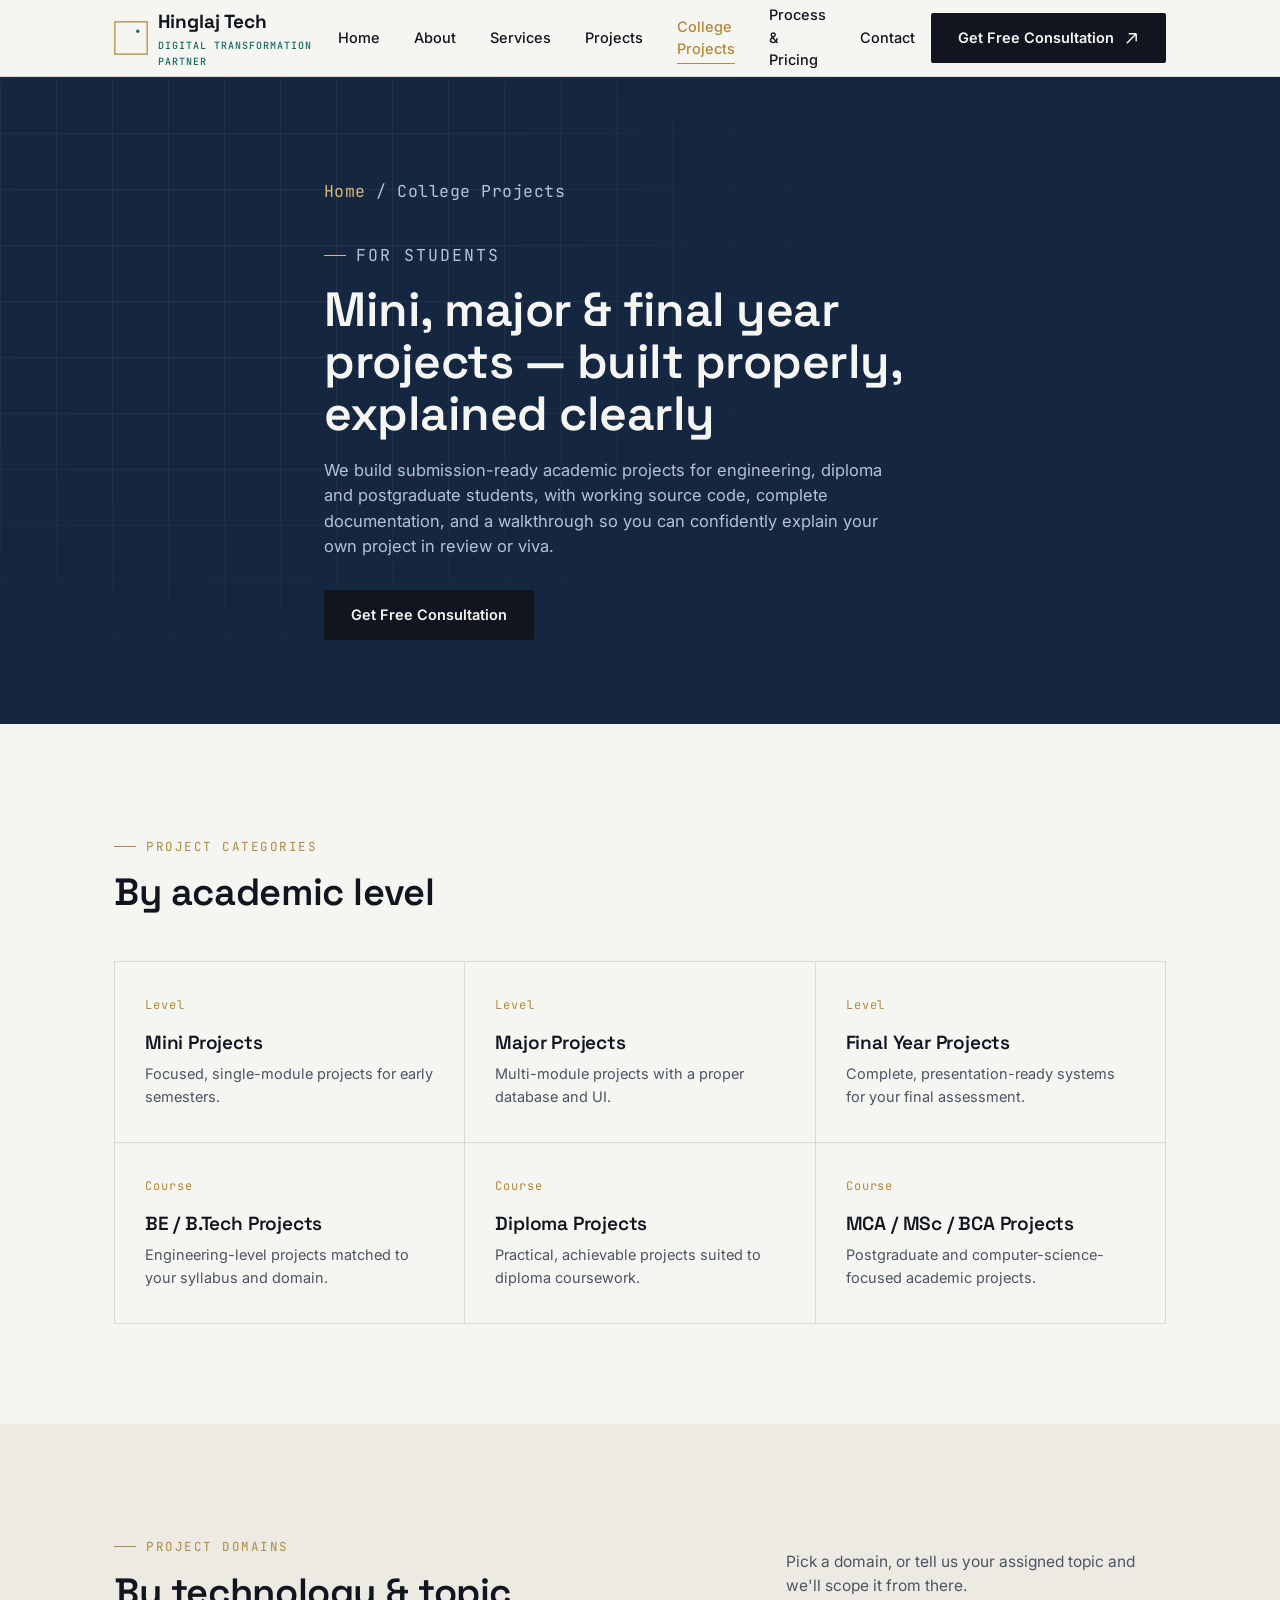
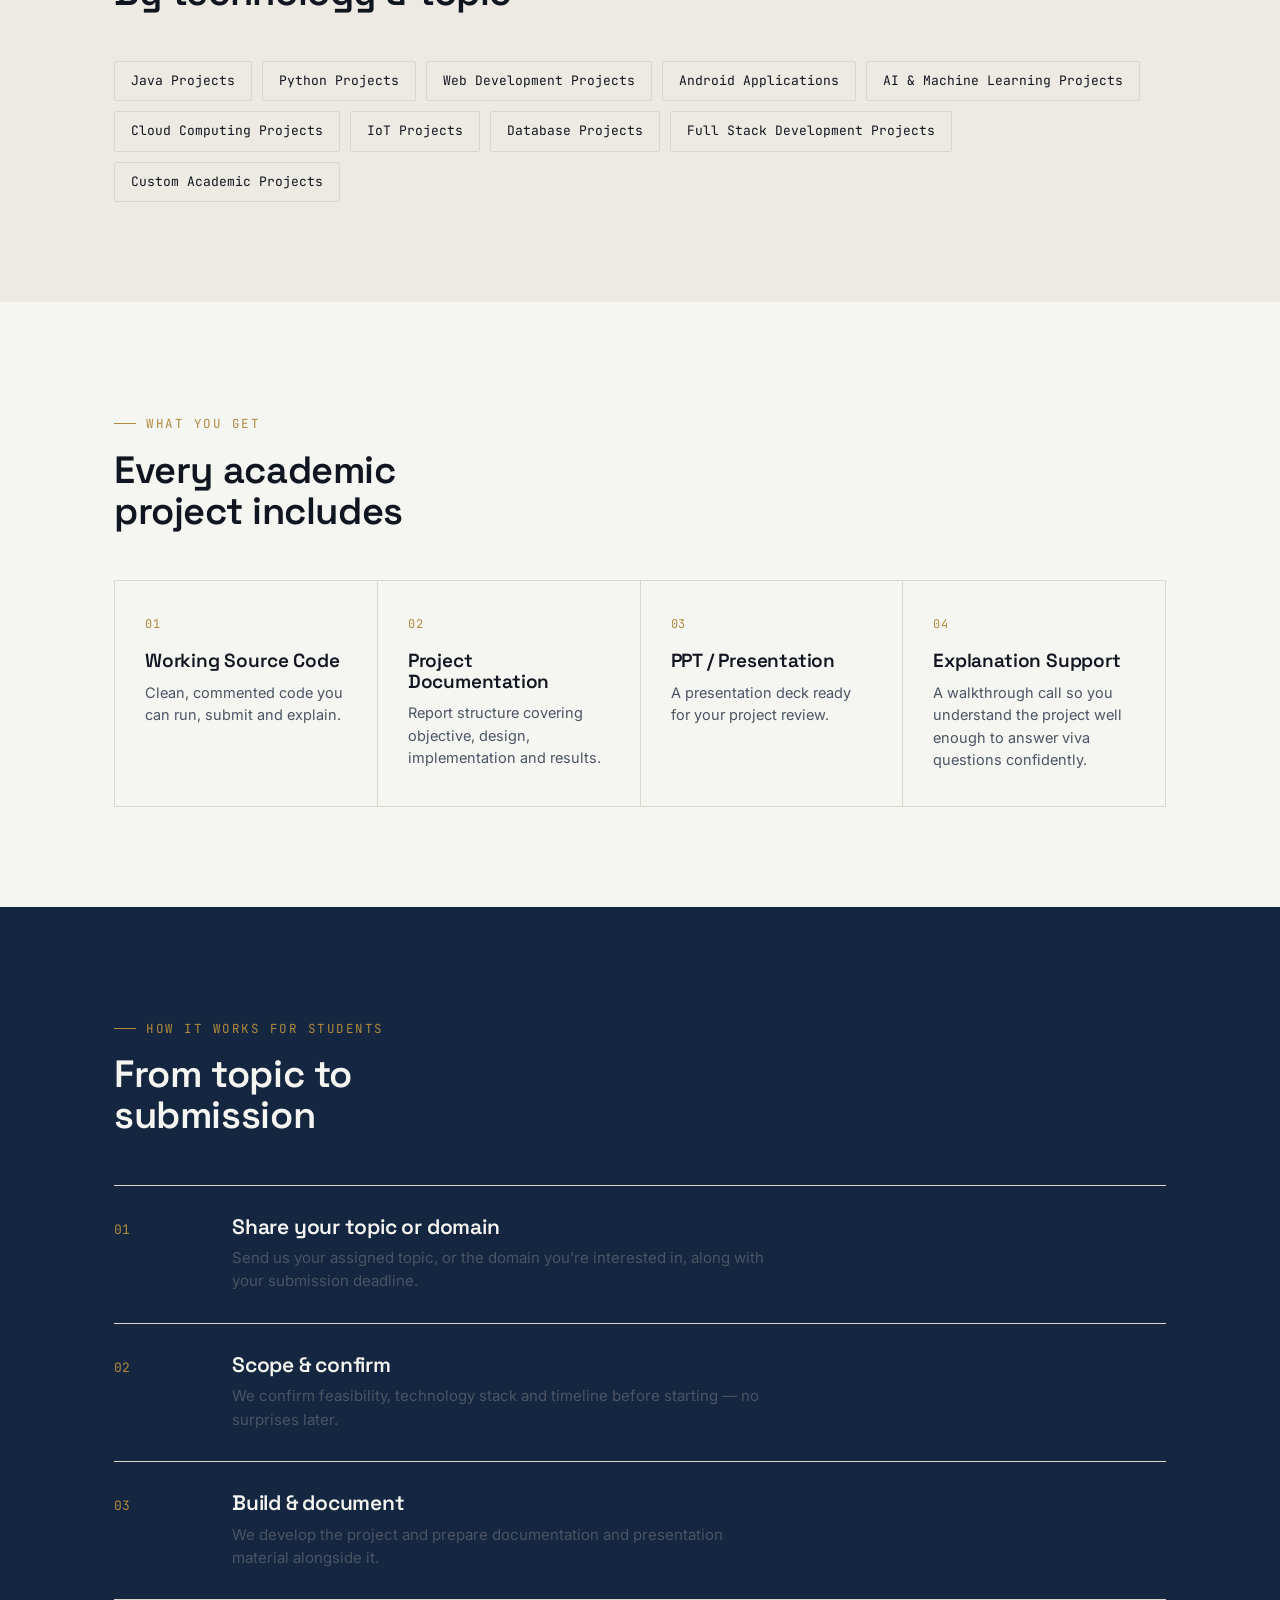
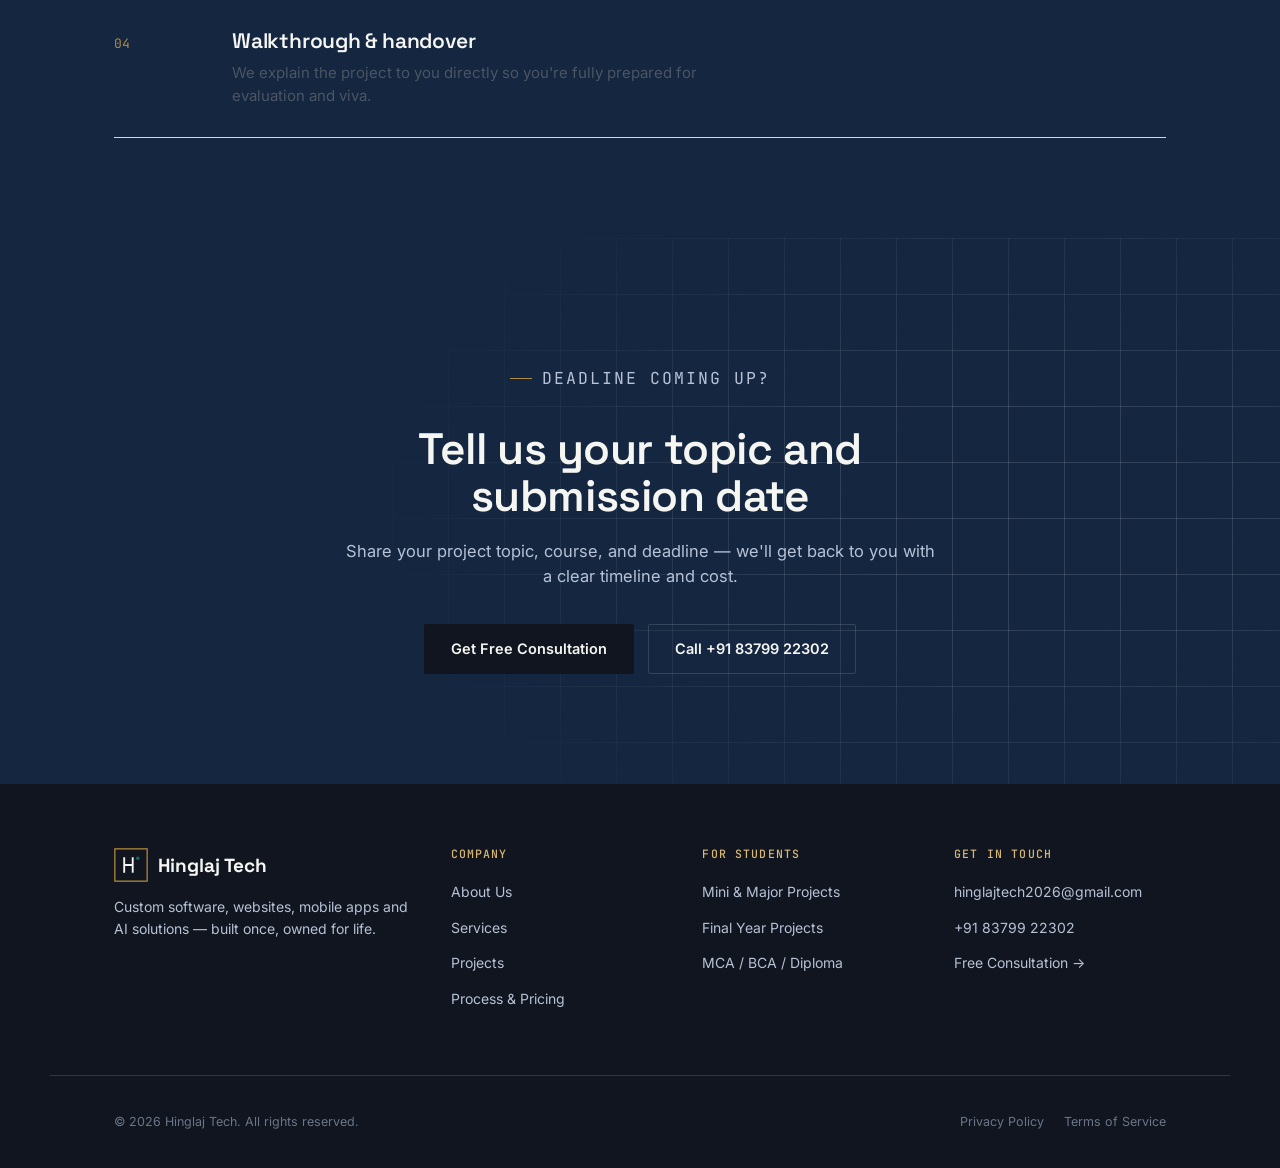
<file: college-projects.html>
<!DOCTYPE html>
<html lang="en">
<head>
<meta charset="UTF-8">
<meta name="viewport" content="width=device-width, initial-scale=1.0">
<title>College Projects | Mini, Major &amp; Final Year Projects — Hinglaj Tech</title>
<meta name="description" content="Hinglaj Tech builds mini, major and final year college projects for BE/B.Tech, Diploma, MCA, MSc and BCA students — Java, Python, Web, Android, AI/ML, Cloud, IoT and full-stack projects with source code and documentation.">
<meta name="keywords" content="college projects, final year projects, mini project, major project, BE BTech project, diploma project, MCA project, BCA project, Java project, Python project, AI ML project, IoT project">
<link rel="canonical" href="https://hinglaj-tech.vercel.app/college-projects.html">
<meta name="robots" content="index, follow">
<meta name="theme-color" content="#142640">
<meta property="og:type" content="website">
<meta property="og:title" content="College Projects | Hinglaj Tech">
<meta property="og:description" content="Mini, major and final year projects for BE/B.Tech, Diploma, MCA, MSc and BCA students — with source code, documentation and viva support.">
<meta property="og:url" content="https://hinglaj-tech.vercel.app/college-projects.html">
<link rel="icon" type="image/svg+xml" href="assets/img/favicon.svg">
<link rel="preconnect" href="https://fonts.googleapis.com">
<link rel="preconnect" href="https://fonts.gstatic.com" crossorigin>
<link rel="stylesheet" href="assets/css/style.css">
<script type="application/ld+json">
{
  "@context": "https://schema.org",
  "@type": "Service",
  "name": "College Project Development",
  "provider": {"@type":"Organization","name":"Hinglaj Tech"},
  "description": "Mini, major and final year academic project development for BE/B.Tech, Diploma, MCA, MSc and BCA students, including source code, documentation and project explanation support.",
  "areaServed": "IN"
}
</script>
</head>
<body>
<a href="#main" class="skip-link">Skip to content</a>

<header class="site-header">
  <div class="container nav">
    <a href="index.html" class="brand" aria-label="Hinglaj Tech — home">
      <svg class="brand-mark" viewBox="0 0 40 40" fill="none" xmlns="http://www.w3.org/2000/svg" aria-hidden="true">
        <rect x="1" y="1" width="38" height="38" stroke="#B08A3E" stroke-width="1.5"/>
        <path d="M12 28V12M12 20H22M22 12V28" stroke="#F5F5F1" stroke-width="2.2" stroke-linecap="square"/>
        <circle cx="28" cy="12" r="2" fill="#146B63"/>
      </svg>
      <span>Hinglaj Tech<small>Digital Transformation Partner</small></span>
    </a>
    <nav class="nav-links" id="nav-links" aria-label="Primary">
      <a href="index.html">Home</a>
      <a href="about.html">About</a>
      <a href="services.html">Services</a>
      <a href="projects.html">Projects</a>
      <a href="college-projects.html" aria-current="page">College Projects</a>
      <a href="process.html">Process &amp; Pricing</a>
      <a href="contact.html">Contact</a>
    </nav>
    <div class="nav-cta">
      <a href="contact.html" class="btn btn-primary">Get Free Consultation
        <svg viewBox="0 0 16 16" fill="none"><path d="M3 13L13 3M13 3H5M13 3V11" stroke="currentColor" stroke-width="1.6"/></svg>
      </a>
      <button class="nav-toggle" id="nav-toggle" aria-label="Toggle menu" aria-expanded="false" aria-controls="nav-links"><span></span></button>
    </div>
  </div>
</header>

<main id="main">

  <section class="page-hero">
    <div class="container page-hero-inner">
      <p class="breadcrumb"><a href="index.html">Home</a> / College Projects</p>
      <p class="eyebrow hero-eyebrow">For students</p>
      <h1>Mini, major &amp; final year projects — built properly, explained clearly</h1>
      <p>We build submission-ready academic projects for engineering, diploma and postgraduate students, with working source code, complete documentation, and a walkthrough so you can confidently explain your own project in review or viva.</p>
      <div class="hero-actions" style="margin-top:30px;">
        <a href="contact.html" class="btn btn-primary">Get Free Consultation</a>
      </div>
    </div>
  </section>

  <!-- PROJECT TYPES -->
  <section class="section" id="project-types">
    <div class="container">
      <div class="section-head reveal">
        <div>
          <p class="eyebrow">Project categories</p>
          <h2>By academic level</h2>
        </div>
      </div>
      <div class="grid grid-3 reveal-stagger">
        <div class="card"><span class="card-index">Level</span><h3>Mini Projects</h3><p>Focused, single-module projects for early semesters.</p></div>
        <div class="card"><span class="card-index">Level</span><h3>Major Projects</h3><p>Multi-module projects with a proper database and UI.</p></div>
        <div class="card"><span class="card-index">Level</span><h3>Final Year Projects</h3><p>Complete, presentation-ready systems for your final assessment.</p></div>
        <div class="card"><span class="card-index">Course</span><h3>BE / B.Tech Projects</h3><p>Engineering-level projects matched to your syllabus and domain.</p></div>
        <div class="card"><span class="card-index">Course</span><h3>Diploma Projects</h3><p>Practical, achievable projects suited to diploma coursework.</p></div>
        <div class="card"><span class="card-index">Course</span><h3>MCA / MSc / BCA Projects</h3><p>Postgraduate and computer-science-focused academic projects.</p></div>
      </div>
    </div>
  </section>

  <!-- TECH DOMAINS -->
  <section class="section section-tint">
    <div class="container">
      <div class="section-head reveal">
        <div>
          <p class="eyebrow">Project domains</p>
          <h2>By technology &amp; topic</h2>
        </div>
        <p class="desc">Pick a domain, or tell us your assigned topic and we'll scope it from there.</p>
      </div>
      <div class="tag-cloud reveal">
        <span class="tag-pill">Java Projects</span>
        <span class="tag-pill">Python Projects</span>
        <span class="tag-pill">Web Development Projects</span>
        <span class="tag-pill">Android Applications</span>
        <span class="tag-pill">AI &amp; Machine Learning Projects</span>
        <span class="tag-pill">Cloud Computing Projects</span>
        <span class="tag-pill">IoT Projects</span>
        <span class="tag-pill">Database Projects</span>
        <span class="tag-pill">Full Stack Development Projects</span>
        <span class="tag-pill">Custom Academic Projects</span>
      </div>
    </div>
  </section>

  <!-- WHAT'S INCLUDED -->
  <section class="section">
    <div class="container">
      <div class="section-head reveal">
        <div>
          <p class="eyebrow">What you get</p>
          <h2>Every academic project includes</h2>
        </div>
      </div>
      <div class="grid grid-4 reveal-stagger">
        <div class="card">
          <span class="card-index">01</span>
          <h3>Working Source Code</h3>
          <p>Clean, commented code you can run, submit and explain.</p>
        </div>
        <div class="card">
          <span class="card-index">02</span>
          <h3>Project Documentation</h3>
          <p>Report structure covering objective, design, implementation and results.</p>
        </div>
        <div class="card">
          <span class="card-index">03</span>
          <h3>PPT / Presentation</h3>
          <p>A presentation deck ready for your project review.</p>
        </div>
        <div class="card">
          <span class="card-index">04</span>
          <h3>Explanation Support</h3>
          <p>A walkthrough call so you understand the project well enough to answer viva questions confidently.</p>
        </div>
      </div>
    </div>
  </section>

  <!-- PROCESS FOR STUDENTS -->
  <section class="section section-dark">
    <div class="container">
      <div class="section-head reveal">
        <div>
          <p class="eyebrow">How it works for students</p>
          <h2>From topic to submission</h2>
        </div>
      </div>
      <div class="process-list reveal">
        <div class="process-item">
          <span class="process-num">01</span>
          <div><h3>Share your topic or domain</h3><p>Send us your assigned topic, or the domain you're interested in, along with your submission deadline.</p></div>
        </div>
        <div class="process-item">
          <span class="process-num">02</span>
          <div><h3>Scope &amp; confirm</h3><p>We confirm feasibility, technology stack and timeline before starting — no surprises later.</p></div>
        </div>
        <div class="process-item">
          <span class="process-num">03</span>
          <div><h3>Build &amp; document</h3><p>We develop the project and prepare documentation and presentation material alongside it.</p></div>
        </div>
        <div class="process-item">
          <span class="process-num">04</span>
          <div><h3>Walkthrough &amp; handover</h3><p>We explain the project to you directly so you're fully prepared for evaluation and viva.</p></div>
        </div>
      </div>
    </div>
  </section>

  <section class="cta-band">
    <div class="container cta-inner reveal">
      <p class="eyebrow" style="justify-content:center;">Deadline coming up?</p>
      <h2>Tell us your topic and submission date</h2>
      <p>Share your project topic, course, and deadline — we'll get back to you with a clear timeline and cost.</p>
      <div class="cta-actions">
        <a href="contact.html" class="btn btn-primary">Get Free Consultation</a>
        <a href="tel:+918379922302" class="btn btn-ghost btn-on-dark">Call +91 83799 22302</a>
      </div>
    </div>
  </section>

</main>

<footer class="site-footer">
  <div class="container footer-top">
    <div class="footer-brand">
      <a href="index.html" class="brand">
        <svg class="brand-mark" viewBox="0 0 40 40" fill="none" xmlns="http://www.w3.org/2000/svg" aria-hidden="true">
          <rect x="1" y="1" width="38" height="38" stroke="#B08A3E" stroke-width="1.5"/>
          <path d="M12 28V12M12 20H22M22 12V28" stroke="#F5F5F1" stroke-width="2.2" stroke-linecap="square"/>
          <circle cx="28" cy="12" r="2" fill="#146B63"/>
        </svg>
        <span>Hinglaj Tech</span>
      </a>
      <p>Custom software, websites, mobile apps and AI solutions — built once, owned for life.</p>
    </div>
    <div class="footer-col">
      <h4>Company</h4>
      <ul>
        <li><a href="about.html">About Us</a></li>
        <li><a href="services.html">Services</a></li>
        <li><a href="projects.html">Projects</a></li>
        <li><a href="process.html">Process &amp; Pricing</a></li>
      </ul>
    </div>
    <div class="footer-col">
      <h4>For students</h4>
      <ul>
        <li><a href="college-projects.html#project-types">Mini &amp; Major Projects</a></li>
        <li><a href="college-projects.html">Final Year Projects</a></li>
        <li><a href="college-projects.html">MCA / BCA / Diploma</a></li>
      </ul>
    </div>
    <div class="footer-col">
      <h4>Get in touch</h4>
      <ul>
        <li><a href="mailto:hinglajtech2026@gmail.com">hinglajtech2026@gmail.com</a></li>
        <li><a href="tel:+918379922302">+91 83799 22302</a></li>
        <li><a href="contact.html">Free Consultation →</a></li>
      </ul>
    </div>
  </div>
  <div class="container footer-bottom">
    <p>&copy; <span data-year>2026</span> Hinglaj Tech. All rights reserved.</p>
    <div class="footer-legal-links">
      <a href="privacy.html">Privacy Policy</a>
      <a href="terms.html">Terms of Service</a>
    </div>
  </div>
</footer>

<script src="assets/js/main.js" defer></script>
</body>
</html>
</file>
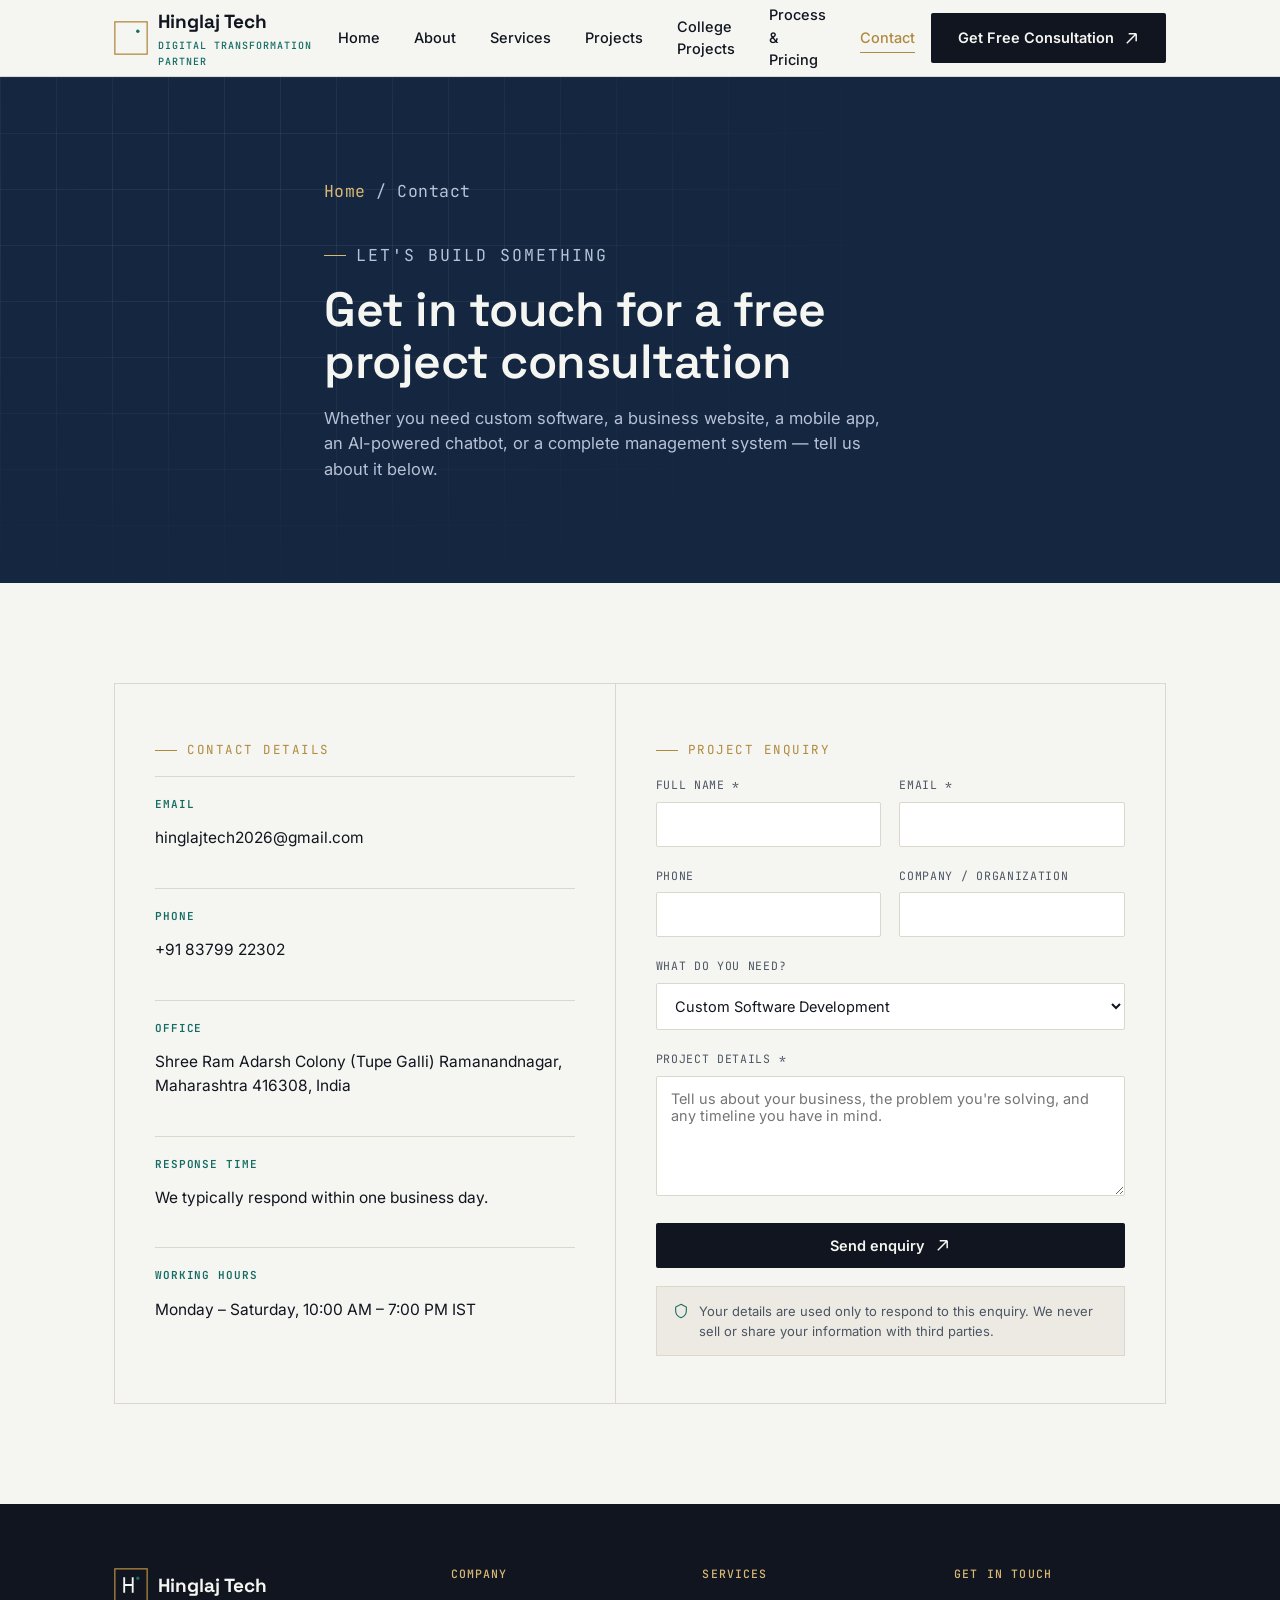
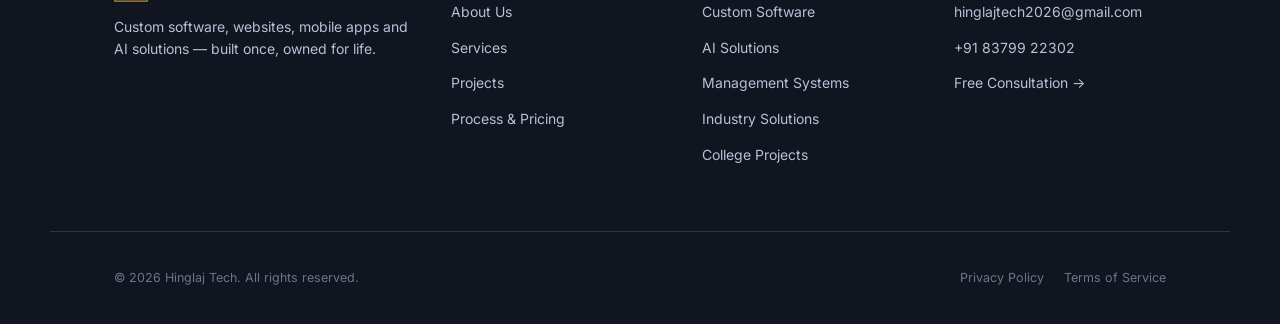
<file: contact.html>
<!DOCTYPE html>
<html lang="en">
<head>
<meta charset="UTF-8">
<meta name="viewport" content="width=device-width, initial-scale=1.0">
<title>Contact Us | Get a Free Consultation — Hinglaj Tech</title>
<meta name="description" content="Tell Hinglaj Tech about your project and get a free consultation. Custom software, websites, mobile apps, AI solutions and business management systems.">
<link rel="canonical" href="https://hinglaj-tech.vercel.app/contact.html">
<meta name="robots" content="index, follow">
<meta name="theme-color" content="#142640">
<meta property="og:type" content="website">
<meta property="og:title" content="Contact Us | Hinglaj Tech">
<meta property="og:description" content="Get in touch for a free project consultation.">
<meta property="og:url" content="https://hinglaj-tech.vercel.app/contact.html">
<link rel="icon" type="image/svg+xml" href="assets/img/favicon.svg">
<link rel="preconnect" href="https://fonts.googleapis.com">
<link rel="preconnect" href="https://fonts.gstatic.com" crossorigin>
<link rel="stylesheet" href="assets/css/style.css">
<script type="application/ld+json">
{
  "@context": "https://schema.org",
  "@type": "ContactPage",
  "name": "Contact Hinglaj Tech"
}
</script>
</head>
<body>
<a href="#main" class="skip-link">Skip to content</a>

<header class="site-header">
  <div class="container nav">
    <a href="index.html" class="brand" aria-label="Hinglaj Tech — home">
      <svg class="brand-mark" viewBox="0 0 40 40" fill="none" xmlns="http://www.w3.org/2000/svg" aria-hidden="true">
        <rect x="1" y="1" width="38" height="38" stroke="#B08A3E" stroke-width="1.5"/>
        <path d="M12 28V12M12 20H22M22 12V28" stroke="#F5F5F1" stroke-width="2.2" stroke-linecap="square"/>
        <circle cx="28" cy="12" r="2" fill="#146B63"/>
      </svg>
      <span>Hinglaj Tech<small>Digital Transformation Partner</small></span>
    </a>
    <nav class="nav-links" id="nav-links" aria-label="Primary">
      <a href="index.html">Home</a>
      <a href="about.html">About</a>
      <a href="services.html">Services</a>
      <a href="projects.html">Projects</a>
      <a href="college-projects.html">College Projects</a>
      <a href="process.html">Process &amp; Pricing</a>
      <a href="contact.html" aria-current="page">Contact</a>
    </nav>
    <div class="nav-cta">
      <a href="contact.html" class="btn btn-primary">Get Free Consultation
        <svg viewBox="0 0 16 16" fill="none"><path d="M3 13L13 3M13 3H5M13 3V11" stroke="currentColor" stroke-width="1.6"/></svg>
      </a>
      <button class="nav-toggle" id="nav-toggle" aria-label="Toggle menu" aria-expanded="false" aria-controls="nav-links"><span></span></button>
    </div>
  </div>
</header>

<main id="main">

  <section class="page-hero">
    <div class="container page-hero-inner">
      <p class="breadcrumb"><a href="index.html">Home</a> / Contact</p>
      <p class="eyebrow hero-eyebrow">Let's build something</p>
      <h1>Get in touch for a free project consultation</h1>
      <p>Whether you need custom software, a business website, a mobile app, an AI-powered chatbot, or a complete management system — tell us about it below.</p>
    </div>
  </section>

  <section class="section">
    <div class="container">
      <div class="contact-grid reveal">

        <div class="contact-panel">
          <p class="eyebrow">Contact details</p>
          <div class="contact-info-item">
            <h4>Email</h4>
            <p><a href="mailto:hinglajtech2026@gmail.com">hinglajtech2026@gmail.com</a></p>
          </div>
          <div class="contact-info-item">
            <h4>Phone</h4>
            <p><a href="tel:+918379922302">+91 83799 22302</a></p>
          </div>
          <div class="contact-info-item">
            <h4>Office</h4>
            <p>Shree Ram Adarsh Colony (Tupe Galli) Ramanandnagar, Maharashtra 416308, India</p>
          </div>
          <div class="contact-info-item">
            <h4>Response time</h4>
            <p>We typically respond within one business day.</p>
          </div>
          <div class="contact-info-item">
            <h4>Working hours</h4>
            <p>Monday – Saturday, 10:00 AM – 7:00 PM IST</p>
          </div>
        </div>

        <div class="contact-panel">
          <p class="eyebrow">Project enquiry</p>
          <form id="contact-form" novalidate>
            <!--
              WEB3FORMS SETUP (free, sends straight to hinglajtech2026@gmail.com):
              1. Go to https://web3forms.com and enter hinglajtech2026@gmail.com
              2. You'll receive a free Access Key by email — copy it
              3. Paste it below, replacing REPLACE_WITH_YOUR_WEB3FORMS_ACCESS_KEY
              Full steps are in NOTES.md.
            -->
            <input type="hidden" name="access_key" value="c9e681ea-9d6d-47f4-96a9-33c7a731b50b">
            <input type="hidden" name="subject" value="New project enquiry — Hinglaj Tech website">
            <input type="hidden" name="from_name" value="Hinglaj Tech Website">
            <!-- honeypot: real visitors never fill this in, bots usually do -->
            <input type="checkbox" name="botcheck" style="display:none" tabindex="-1" autocomplete="off">
            <div class="form-row">
              <div class="field">
                <label for="name">Full name *</label>
                <input type="text" id="name" name="name" autocomplete="name" required maxlength="120">
              </div>
              <div class="field">
                <label for="email">Email *</label>
                <input type="email" id="email" name="email" autocomplete="email" required maxlength="160">
              </div>
            </div>
            <div class="form-row">
              <div class="field">
                <label for="phone">Phone</label>
                <input type="tel" id="phone" name="phone" autocomplete="tel" maxlength="20">
              </div>
              <div class="field">
                <label for="company">Company / Organization</label>
                <input type="text" id="company" name="company" autocomplete="organization" maxlength="120">
              </div>
            </div>
            <div class="field">
              <label for="service">What do you need?</label>
              <select id="service" name="service">
                <option value="custom-software">Custom Software Development</option>
                <option value="website">Website Development</option>
                <option value="mobile-app">Mobile Application</option>
                <option value="ai">AI Solution / Chatbot</option>
                <option value="management-system">Business Management System</option>
                <option value="industry-system">Industry-Specific System</option>
                <option value="other">Something else</option>
              </select>
            </div>
            <div class="field">
              <label for="message">Project details *</label>
              <textarea id="message" name="message" required maxlength="2000" placeholder="Tell us about your business, the problem you're solving, and any timeline you have in mind."></textarea>
            </div>
            <button type="submit" class="btn btn-primary btn-block">
              Send enquiry
              <svg viewBox="0 0 16 16" fill="none"><path d="M3 13L13 3M13 3H5M13 3V11" stroke="currentColor" stroke-width="1.6"/></svg>
            </button>
            <p id="form-status" class="form-status" role="status" aria-live="polite"></p>
            <div class="form-note">
              <svg viewBox="0 0 24 24" fill="none" stroke="currentColor" stroke-width="1.6"><path d="M12 2l8 4v6c0 5-3.5 8.5-8 10-4.5-1.5-8-5-8-10V6l8-4z"/></svg>
              <span>Your details are used only to respond to this enquiry. We never sell or share your information with third parties.</span>
            </div>
          </form>
        </div>

      </div>
    </div>
  </section>

</main>

<footer class="site-footer">
  <div class="container footer-top">
    <div class="footer-brand">
      <a href="index.html" class="brand">
        <svg class="brand-mark" viewBox="0 0 40 40" fill="none" xmlns="http://www.w3.org/2000/svg" aria-hidden="true">
          <rect x="1" y="1" width="38" height="38" stroke="#B08A3E" stroke-width="1.5"/>
          <path d="M12 28V12M12 20H22M22 12V28" stroke="#F5F5F1" stroke-width="2.2" stroke-linecap="square"/>
          <circle cx="28" cy="12" r="2" fill="#146B63"/>
        </svg>
        <span>Hinglaj Tech</span>
      </a>
      <p>Custom software, websites, mobile apps and AI solutions — built once, owned for life.</p>
    </div>
    <div class="footer-col">
      <h4>Company</h4>
      <ul>
        <li><a href="about.html">About Us</a></li>
        <li><a href="services.html">Services</a></li>
        <li><a href="projects.html">Projects</a></li>
        <li><a href="process.html">Process &amp; Pricing</a></li>
      </ul>
    </div>
    <div class="footer-col">
      <h4>Services</h4>
      <ul>
        <li><a href="services.html#software">Custom Software</a></li>
        <li><a href="services.html#ai">AI Solutions</a></li>
        <li><a href="services.html#management">Management Systems</a></li>
        <li><a href="services.html#industry">Industry Solutions</a></li>
        <li><a href="college-projects.html">College Projects</a></li>
      </ul>
    </div>
    <div class="footer-col">
      <h4>Get in touch</h4>
      <ul>
        <li><a href="mailto:hinglajtech2026@gmail.com">hinglajtech2026@gmail.com</a></li>
        <li><a href="tel:+918379922302">+91 83799 22302</a></li>
        <li><a href="contact.html">Free Consultation →</a></li>
      </ul>
    </div>
  </div>
  <div class="container footer-bottom">
    <p>&copy; <span data-year>2026</span> Hinglaj Tech. All rights reserved.</p>
    <div class="footer-legal-links">
      <a href="privacy.html">Privacy Policy</a>
      <a href="terms.html">Terms of Service</a>
    </div>
  </div>
</footer>

<script src="assets/js/main.js" defer></script>
</body>
</html>
</file>
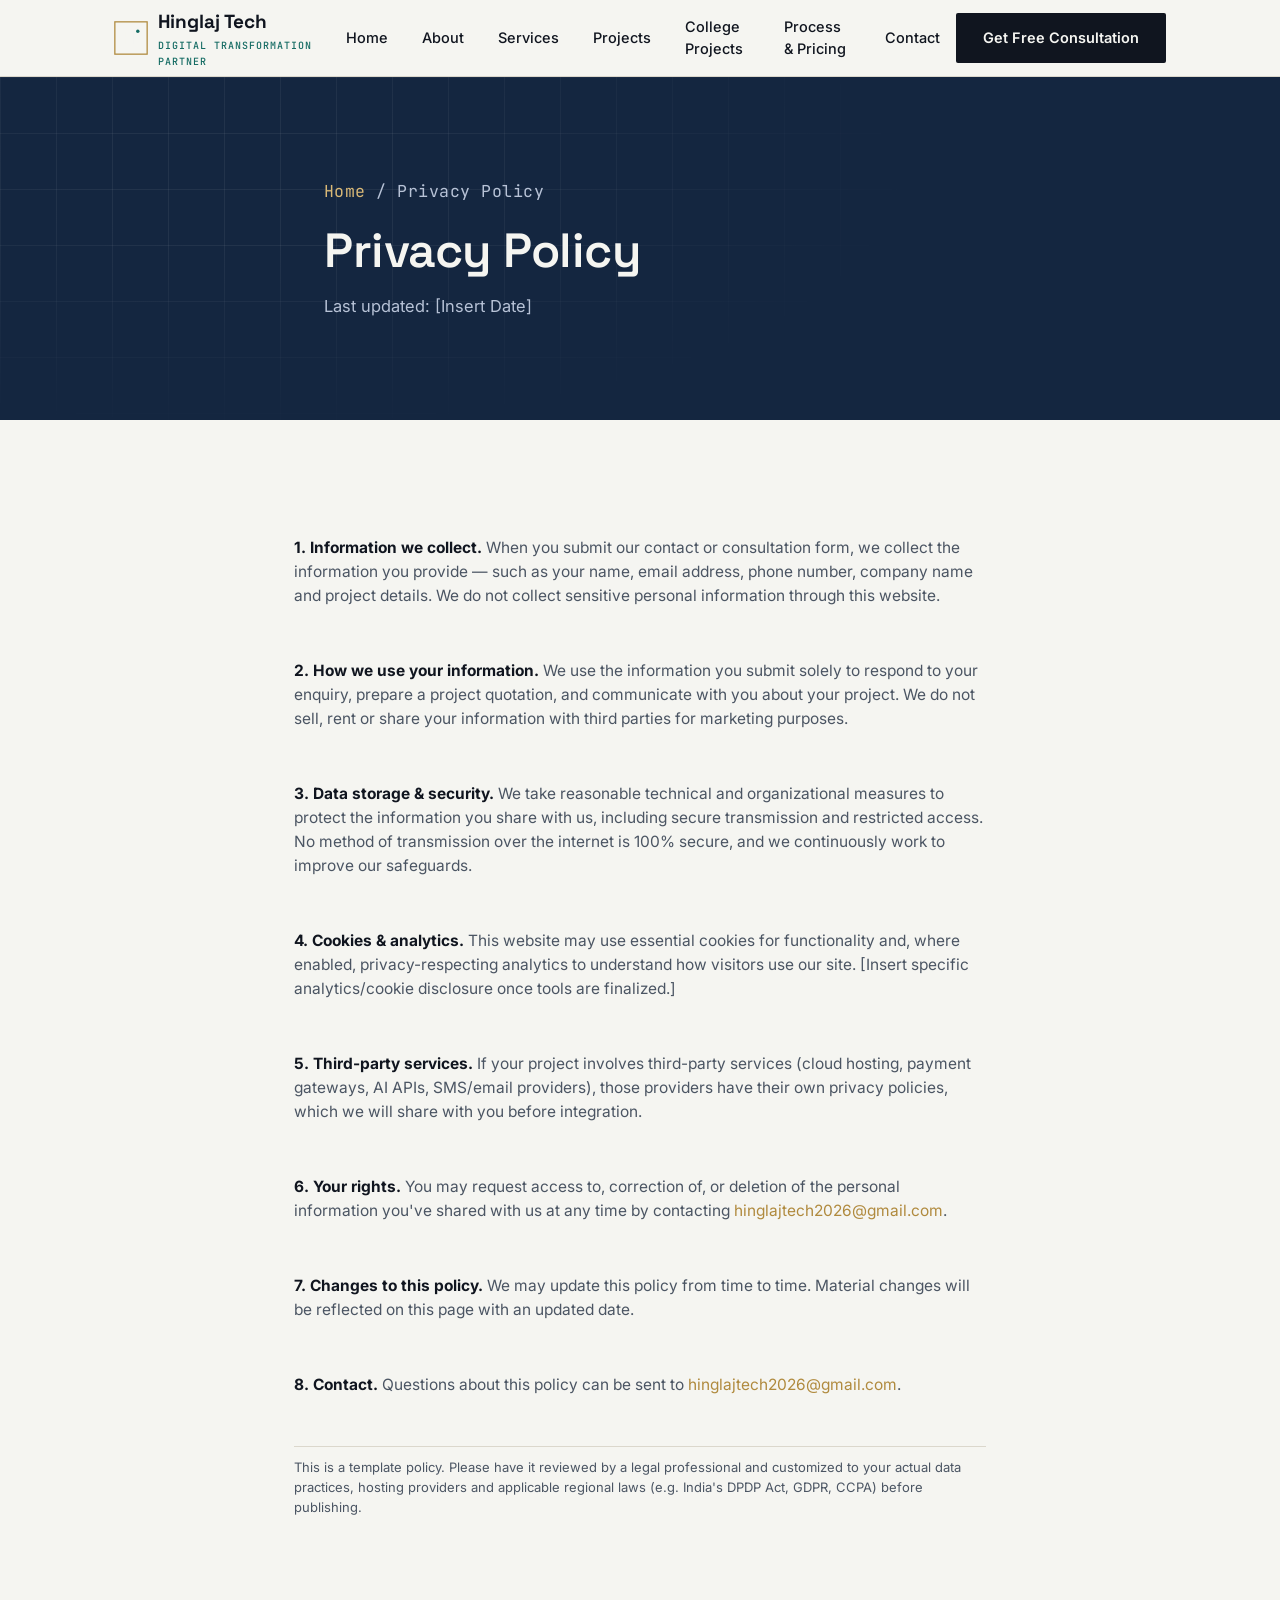
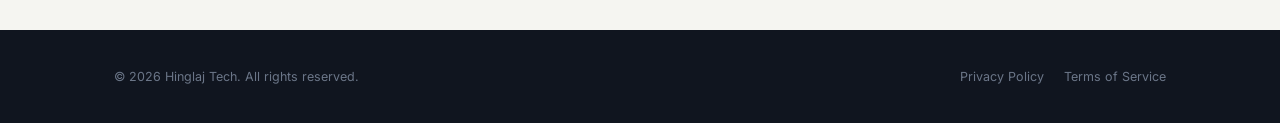
<file: privacy.html>
<!DOCTYPE html>
<html lang="en">
<head>
<meta charset="UTF-8">
<meta name="viewport" content="width=device-width, initial-scale=1.0">
<title>Privacy Policy | Hinglaj Tech</title>
<meta name="description" content="How Hinglaj Tech collects, uses and protects information submitted through this website.">
<link rel="canonical" href="https://hinglaj-tech.vercel.app/privacy.html">
<meta name="robots" content="index, follow">
<meta name="theme-color" content="#142640">
<link rel="icon" type="image/svg+xml" href="assets/img/favicon.svg">
<link rel="preconnect" href="https://fonts.googleapis.com">
<link rel="preconnect" href="https://fonts.gstatic.com" crossorigin>
<link rel="stylesheet" href="assets/css/style.css">
</head>
<body>
<a href="#main" class="skip-link">Skip to content</a>
<header class="site-header">
  <div class="container nav">
    <a href="index.html" class="brand" aria-label="Hinglaj Tech — home">
      <svg class="brand-mark" viewBox="0 0 40 40" fill="none" xmlns="http://www.w3.org/2000/svg" aria-hidden="true">
        <rect x="1" y="1" width="38" height="38" stroke="#B08A3E" stroke-width="1.5"/>
        <path d="M12 28V12M12 20H22M22 12V28" stroke="#F5F5F1" stroke-width="2.2" stroke-linecap="square"/>
        <circle cx="28" cy="12" r="2" fill="#146B63"/>
      </svg>
      <span>Hinglaj Tech<small>Digital Transformation Partner</small></span>
    </a>
    <nav class="nav-links" id="nav-links" aria-label="Primary">
      <a href="index.html">Home</a>
      <a href="about.html">About</a>
      <a href="services.html">Services</a>
      <a href="projects.html">Projects</a>
      <a href="college-projects.html">College Projects</a>
      <a href="process.html">Process &amp; Pricing</a>
      <a href="contact.html">Contact</a>
    </nav>
    <div class="nav-cta">
      <a href="contact.html" class="btn btn-primary">Get Free Consultation</a>
      <button class="nav-toggle" id="nav-toggle" aria-label="Toggle menu" aria-expanded="false" aria-controls="nav-links"><span></span></button>
    </div>
  </div>
</header>

<main id="main">
  <section class="page-hero">
    <div class="container page-hero-inner">
      <p class="breadcrumb"><a href="index.html">Home</a> / Privacy Policy</p>
      <h1>Privacy Policy</h1>
      <p>Last updated: [Insert Date]</p>
    </div>
  </section>

  <section class="section">
    <div class="container" style="max-width:820px;">
      <div class="reveal" style="color:var(--slate); font-size:15.5px; display:flex; flex-direction:column; gap:20px;">
        <p><strong style="color:var(--ink);">1. Information we collect.</strong> When you submit our contact or consultation form, we collect the information you provide — such as your name, email address, phone number, company name and project details. We do not collect sensitive personal information through this website.</p>
        <p><strong style="color:var(--ink);">2. How we use your information.</strong> We use the information you submit solely to respond to your enquiry, prepare a project quotation, and communicate with you about your project. We do not sell, rent or share your information with third parties for marketing purposes.</p>
        <p><strong style="color:var(--ink);">3. Data storage &amp; security.</strong> We take reasonable technical and organizational measures to protect the information you share with us, including secure transmission and restricted access. No method of transmission over the internet is 100% secure, and we continuously work to improve our safeguards.</p>
        <p><strong style="color:var(--ink);">4. Cookies &amp; analytics.</strong> This website may use essential cookies for functionality and, where enabled, privacy-respecting analytics to understand how visitors use our site. [Insert specific analytics/cookie disclosure once tools are finalized.]</p>
        <p><strong style="color:var(--ink);">5. Third-party services.</strong> If your project involves third-party services (cloud hosting, payment gateways, AI APIs, SMS/email providers), those providers have their own privacy policies, which we will share with you before integration.</p>
        <p><strong style="color:var(--ink);">6. Your rights.</strong> You may request access to, correction of, or deletion of the personal information you've shared with us at any time by contacting <a href="mailto:hinglajtech2026@gmail.com" style="color:var(--brass);">hinglajtech2026@gmail.com</a>.</p>
        <p><strong style="color:var(--ink);">7. Changes to this policy.</strong> We may update this policy from time to time. Material changes will be reflected on this page with an updated date.</p>
        <p><strong style="color:var(--ink);">8. Contact.</strong> Questions about this policy can be sent to <a href="mailto:hinglajtech2026@gmail.com" style="color:var(--brass);">hinglajtech2026@gmail.com</a>.</p>
        <p style="font-size:13px; padding-top:10px; border-top:1px solid var(--line);">This is a template policy. Please have it reviewed by a legal professional and customized to your actual data practices, hosting providers and applicable regional laws (e.g. India's DPDP Act, GDPR, CCPA) before publishing.</p>
      </div>
    </div>
  </section>
</main>

<footer class="site-footer">
  <div class="container footer-bottom">
    <p>&copy; <span data-year>2026</span> Hinglaj Tech. All rights reserved.</p>
    <div class="footer-legal-links">
      <a href="privacy.html">Privacy Policy</a>
      <a href="terms.html">Terms of Service</a>
    </div>
  </div>
</footer>
<script src="assets/js/main.js" defer></script>
</body>
</html>
</file>
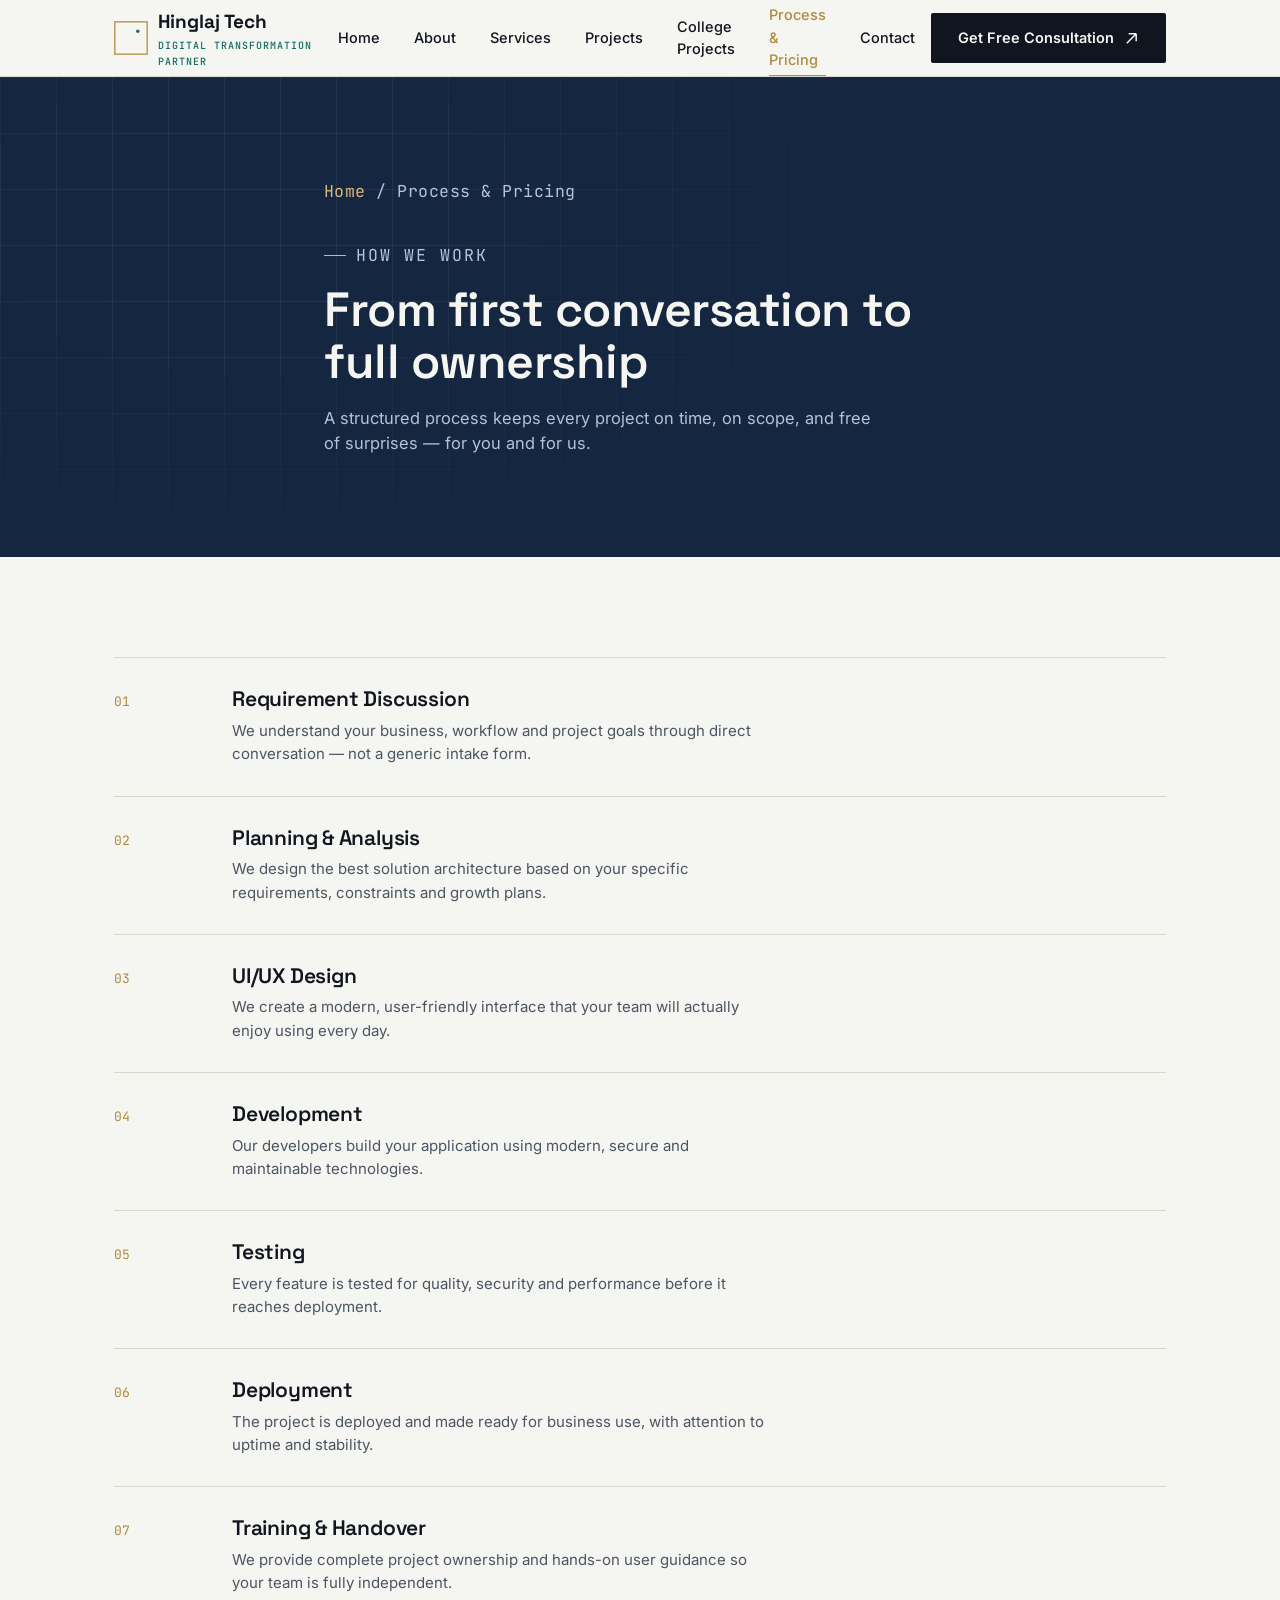
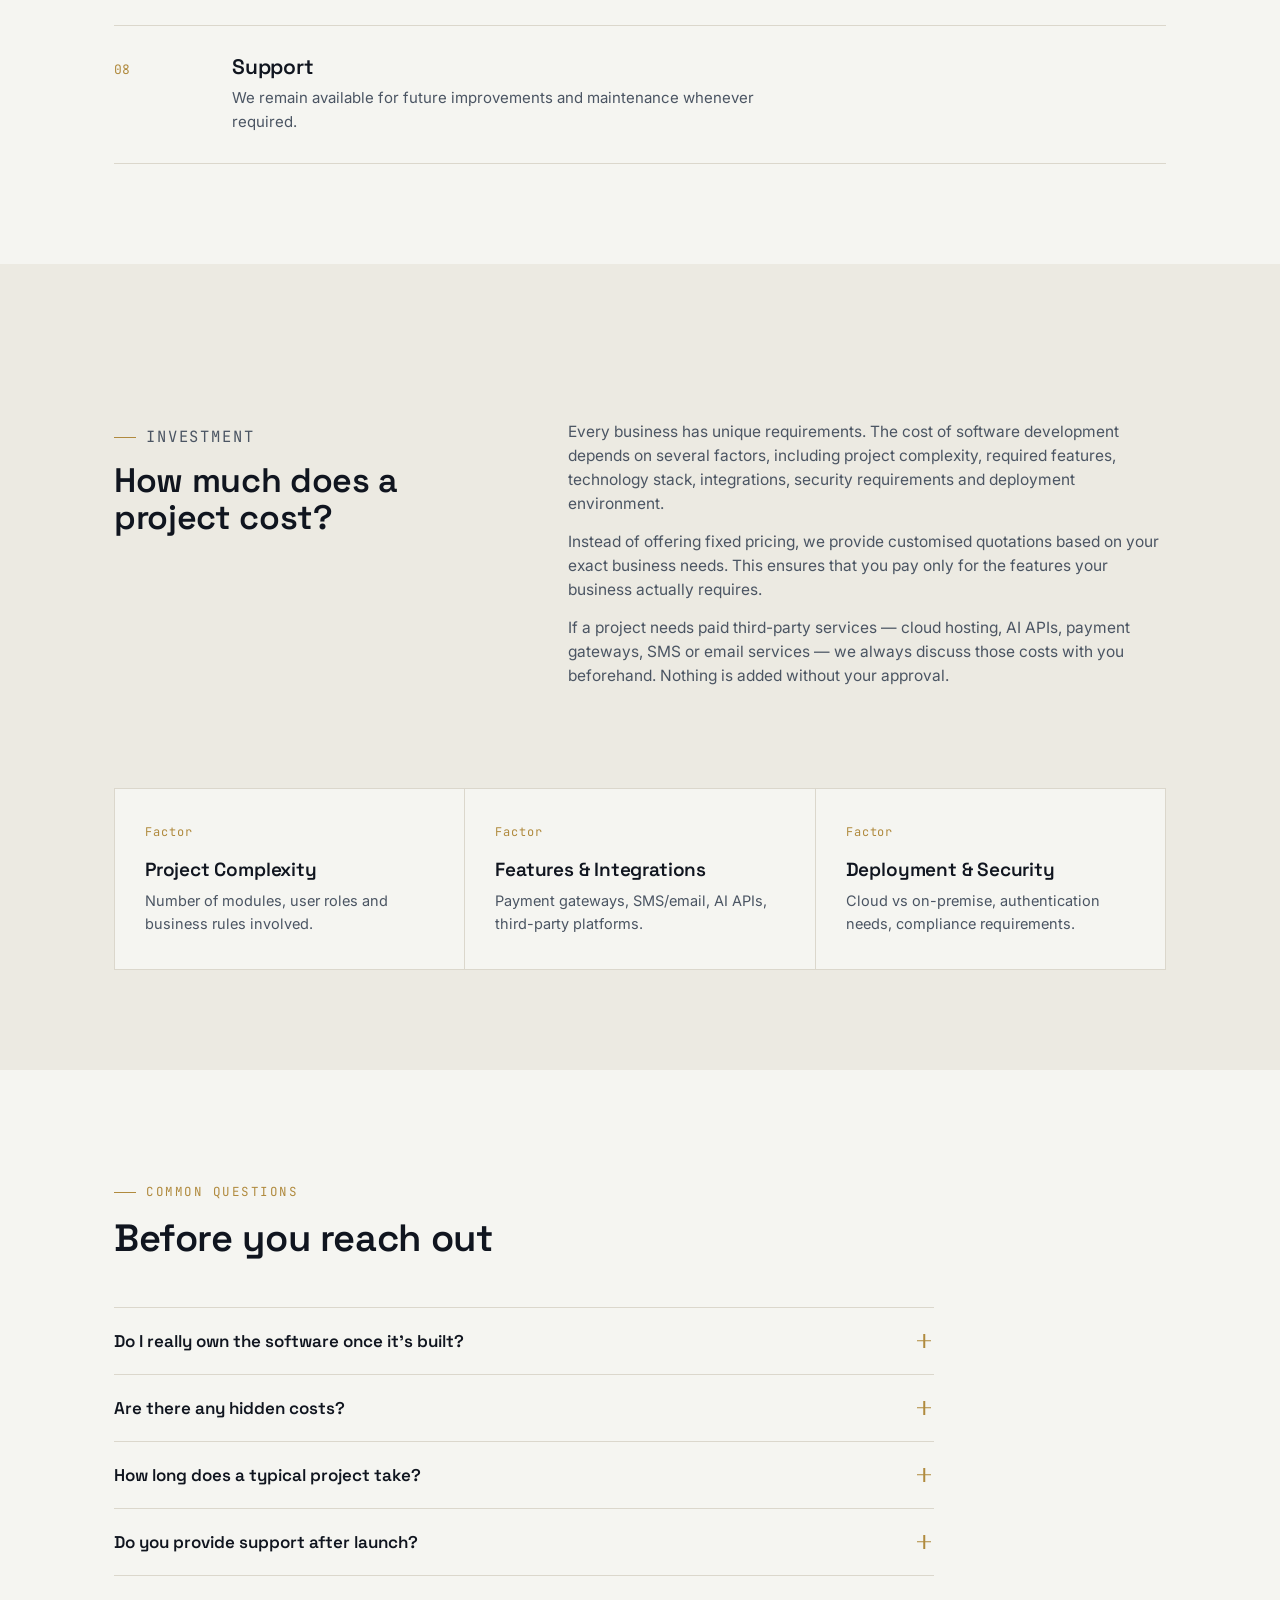
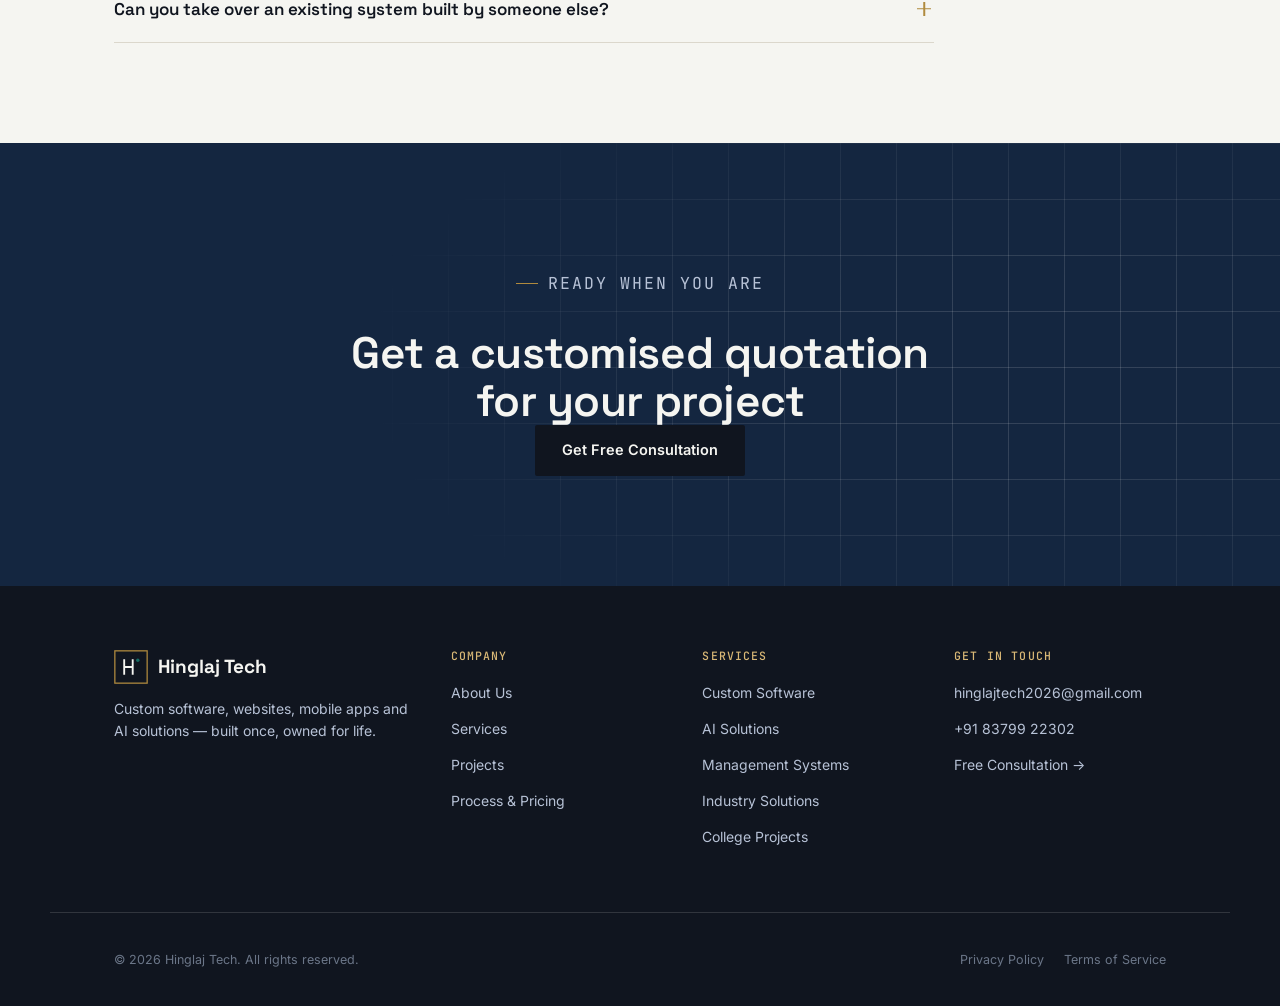
<file: process.html>
<!DOCTYPE html>
<html lang="en">
<head>
<meta charset="UTF-8">
<meta name="viewport" content="width=device-width, initial-scale=1.0">
<title>Our Process &amp; Pricing | Hinglaj Tech</title>
<meta name="description" content="How Hinglaj Tech takes a project from requirement discussion to deployment and support, and how project pricing is determined.">
<link rel="canonical" href="https://hinglaj-tech.vercel.app/process.html">
<meta name="robots" content="index, follow">
<meta name="theme-color" content="#142640">
<meta property="og:type" content="website">
<meta property="og:title" content="Our Process &amp; Pricing | Hinglaj Tech">
<meta property="og:description" content="From requirement discussion to deployment and support — how we build, and how pricing works.">
<meta property="og:url" content="https://hinglaj-tech.vercel.app/process.html">
<link rel="icon" type="image/svg+xml" href="assets/img/favicon.svg">
<link rel="preconnect" href="https://fonts.googleapis.com">
<link rel="preconnect" href="https://fonts.gstatic.com" crossorigin>
<link rel="stylesheet" href="assets/css/style.css">
</head>
<body>
<a href="#main" class="skip-link">Skip to content</a>

<header class="site-header">
  <div class="container nav">
    <a href="index.html" class="brand" aria-label="Hinglaj Tech — home">
      <svg class="brand-mark" viewBox="0 0 40 40" fill="none" xmlns="http://www.w3.org/2000/svg" aria-hidden="true">
        <rect x="1" y="1" width="38" height="38" stroke="#B08A3E" stroke-width="1.5"/>
        <path d="M12 28V12M12 20H22M22 12V28" stroke="#F5F5F1" stroke-width="2.2" stroke-linecap="square"/>
        <circle cx="28" cy="12" r="2" fill="#146B63"/>
      </svg>
      <span>Hinglaj Tech<small>Digital Transformation Partner</small></span>
    </a>
    <nav class="nav-links" id="nav-links" aria-label="Primary">
      <a href="index.html">Home</a>
      <a href="about.html">About</a>
      <a href="services.html">Services</a>
      <a href="projects.html">Projects</a>
      <a href="college-projects.html">College Projects</a>
      <a href="process.html" aria-current="page">Process &amp; Pricing</a>
      <a href="contact.html">Contact</a>
    </nav>
    <div class="nav-cta">
      <a href="contact.html" class="btn btn-primary">Get Free Consultation
        <svg viewBox="0 0 16 16" fill="none"><path d="M3 13L13 3M13 3H5M13 3V11" stroke="currentColor" stroke-width="1.6"/></svg>
      </a>
      <button class="nav-toggle" id="nav-toggle" aria-label="Toggle menu" aria-expanded="false" aria-controls="nav-links"><span></span></button>
    </div>
  </div>
</header>

<main id="main">

  <section class="page-hero">
    <div class="container page-hero-inner">
      <p class="breadcrumb"><a href="index.html">Home</a> / Process &amp; Pricing</p>
      <p class="eyebrow hero-eyebrow">How we work</p>
      <h1>From first conversation to full ownership</h1>
      <p>A structured process keeps every project on time, on scope, and free of surprises — for you and for us.</p>
    </div>
  </section>

  <section class="section">
    <div class="container">
      <div class="process-list reveal">

        <div class="process-item">
          <span class="process-num">01</span>
          <div>
            <h3>Requirement Discussion</h3>
            <p>We understand your business, workflow and project goals through direct conversation — not a generic intake form.</p>
          </div>
        </div>

        <div class="process-item">
          <span class="process-num">02</span>
          <div>
            <h3>Planning &amp; Analysis</h3>
            <p>We design the best solution architecture based on your specific requirements, constraints and growth plans.</p>
          </div>
        </div>

        <div class="process-item">
          <span class="process-num">03</span>
          <div>
            <h3>UI/UX Design</h3>
            <p>We create a modern, user-friendly interface that your team will actually enjoy using every day.</p>
          </div>
        </div>

        <div class="process-item">
          <span class="process-num">04</span>
          <div>
            <h3>Development</h3>
            <p>Our developers build your application using modern, secure and maintainable technologies.</p>
          </div>
        </div>

        <div class="process-item">
          <span class="process-num">05</span>
          <div>
            <h3>Testing</h3>
            <p>Every feature is tested for quality, security and performance before it reaches deployment.</p>
          </div>
        </div>

        <div class="process-item">
          <span class="process-num">06</span>
          <div>
            <h3>Deployment</h3>
            <p>The project is deployed and made ready for business use, with attention to uptime and stability.</p>
          </div>
        </div>

        <div class="process-item">
          <span class="process-num">07</span>
          <div>
            <h3>Training &amp; Handover</h3>
            <p>We provide complete project ownership and hands-on user guidance so your team is fully independent.</p>
          </div>
        </div>

        <div class="process-item">
          <span class="process-num">08</span>
          <div>
            <h3>Support</h3>
            <p>We remain available for future improvements and maintenance whenever required.</p>
          </div>
        </div>

      </div>
    </div>
  </section>

  <!-- PRICING -->
  <section class="section section-tint">
    <div class="container">
      <div class="promise-grid" style="align-items:start;">
        <div class="reveal">
          <p class="eyebrow">Investment</p>
          <h2 style="font-size:clamp(24px,2.8vw,34px);">How much does a project cost?</h2>
        </div>
        <div class="reveal">
          <p>Every business has unique requirements. The cost of software development depends on several factors, including project complexity, required features, technology stack, integrations, security requirements and deployment environment.</p>
          <p>Instead of offering fixed pricing, we provide customised quotations based on your exact business needs. This ensures that you pay only for the features your business actually requires.</p>
          <p>If a project needs paid third-party services — cloud hosting, AI APIs, payment gateways, SMS or email services — we always discuss those costs with you beforehand. Nothing is added without your approval.</p>
        </div>
      </div>

      <div class="grid grid-3 reveal-stagger" style="margin-top:44px;">
        <div class="card">
          <span class="card-index">Factor</span>
          <h3>Project Complexity</h3>
          <p>Number of modules, user roles and business rules involved.</p>
        </div>
        <div class="card">
          <span class="card-index">Factor</span>
          <h3>Features &amp; Integrations</h3>
          <p>Payment gateways, SMS/email, AI APIs, third-party platforms.</p>
        </div>
        <div class="card">
          <span class="card-index">Factor</span>
          <h3>Deployment &amp; Security</h3>
          <p>Cloud vs on-premise, authentication needs, compliance requirements.</p>
        </div>
      </div>
    </div>
  </section>

  <!-- FAQ -->
  <section class="section">
    <div class="container">
      <div class="section-head reveal">
        <div>
          <p class="eyebrow">Common questions</p>
          <h2>Before you reach out</h2>
        </div>
      </div>
      <div class="reveal" style="max-width:820px;">
        <div class="faq-item">
          <button class="faq-q" aria-expanded="false">Do I really own the software once it's built?<span class="plus"></span></button>
          <div class="faq-a"><p>Yes. Once your project is completed, there are no mandatory monthly or yearly subscription charges for the software we develop. You own the source code and the system.</p></div>
        </div>
        <div class="faq-item">
          <button class="faq-q" aria-expanded="false">Are there any hidden costs?<span class="plus"></span></button>
          <div class="faq-a"><p>No. If your project requires third-party services like cloud hosting or payment gateways, we discuss those costs with you before development begins. Nothing is added without your approval.</p></div>
        </div>
        <div class="faq-item">
          <button class="faq-q" aria-expanded="false">How long does a typical project take?<span class="plus"></span></button>
          <div class="faq-a"><p>Timelines depend on scope and complexity. After the requirement discussion and planning stages, we give you a realistic timeline before development starts.</p></div>
        </div>
        <div class="faq-item">
          <button class="faq-q" aria-expanded="false">Do you provide support after launch?<span class="plus"></span></button>
          <div class="faq-a"><p>Yes. We remain available for future improvements, updates and maintenance whenever required, well beyond the initial handover.</p></div>
        </div>
        <div class="faq-item">
          <button class="faq-q" aria-expanded="false">Can you take over an existing system built by someone else?<span class="plus"></span></button>
          <div class="faq-a"><p>In most cases, yes. Share your current system's details during the requirement discussion and we'll assess the best path forward — rebuild, extend or migrate.</p></div>
        </div>
      </div>
    </div>
  </section>

  <section class="cta-band">
    <div class="container cta-inner reveal">
      <p class="eyebrow" style="justify-content:center;">Ready when you are</p>
      <h2>Get a customised quotation for your project</h2>
      <div class="cta-actions">
        <a href="contact.html" class="btn btn-primary">Get Free Consultation</a>
      </div>
    </div>
  </section>

</main>

<footer class="site-footer">
  <div class="container footer-top">
    <div class="footer-brand">
      <a href="index.html" class="brand">
        <svg class="brand-mark" viewBox="0 0 40 40" fill="none" xmlns="http://www.w3.org/2000/svg" aria-hidden="true">
          <rect x="1" y="1" width="38" height="38" stroke="#B08A3E" stroke-width="1.5"/>
          <path d="M12 28V12M12 20H22M22 12V28" stroke="#F5F5F1" stroke-width="2.2" stroke-linecap="square"/>
          <circle cx="28" cy="12" r="2" fill="#146B63"/>
        </svg>
        <span>Hinglaj Tech</span>
      </a>
      <p>Custom software, websites, mobile apps and AI solutions — built once, owned for life.</p>
    </div>
    <div class="footer-col">
      <h4>Company</h4>
      <ul>
        <li><a href="about.html">About Us</a></li>
        <li><a href="services.html">Services</a></li>
        <li><a href="projects.html">Projects</a></li>
        <li><a href="process.html">Process &amp; Pricing</a></li>
      </ul>
    </div>
    <div class="footer-col">
      <h4>Services</h4>
      <ul>
        <li><a href="services.html#software">Custom Software</a></li>
        <li><a href="services.html#ai">AI Solutions</a></li>
        <li><a href="services.html#management">Management Systems</a></li>
        <li><a href="services.html#industry">Industry Solutions</a></li>
        <li><a href="college-projects.html">College Projects</a></li>
      </ul>
    </div>
    <div class="footer-col">
      <h4>Get in touch</h4>
      <ul>
        <li><a href="mailto:hinglajtech2026@gmail.com">hinglajtech2026@gmail.com</a></li>
        <li><a href="tel:+918379922302">+91 83799 22302</a></li>
        <li><a href="contact.html">Free Consultation →</a></li>
      </ul>
    </div>
  </div>
  <div class="container footer-bottom">
    <p>&copy; <span data-year>2026</span> Hinglaj Tech. All rights reserved.</p>
    <div class="footer-legal-links">
      <a href="privacy.html">Privacy Policy</a>
      <a href="terms.html">Terms of Service</a>
    </div>
  </div>
</footer>

<script src="assets/js/main.js" defer></script>
</body>
</html>
</file>
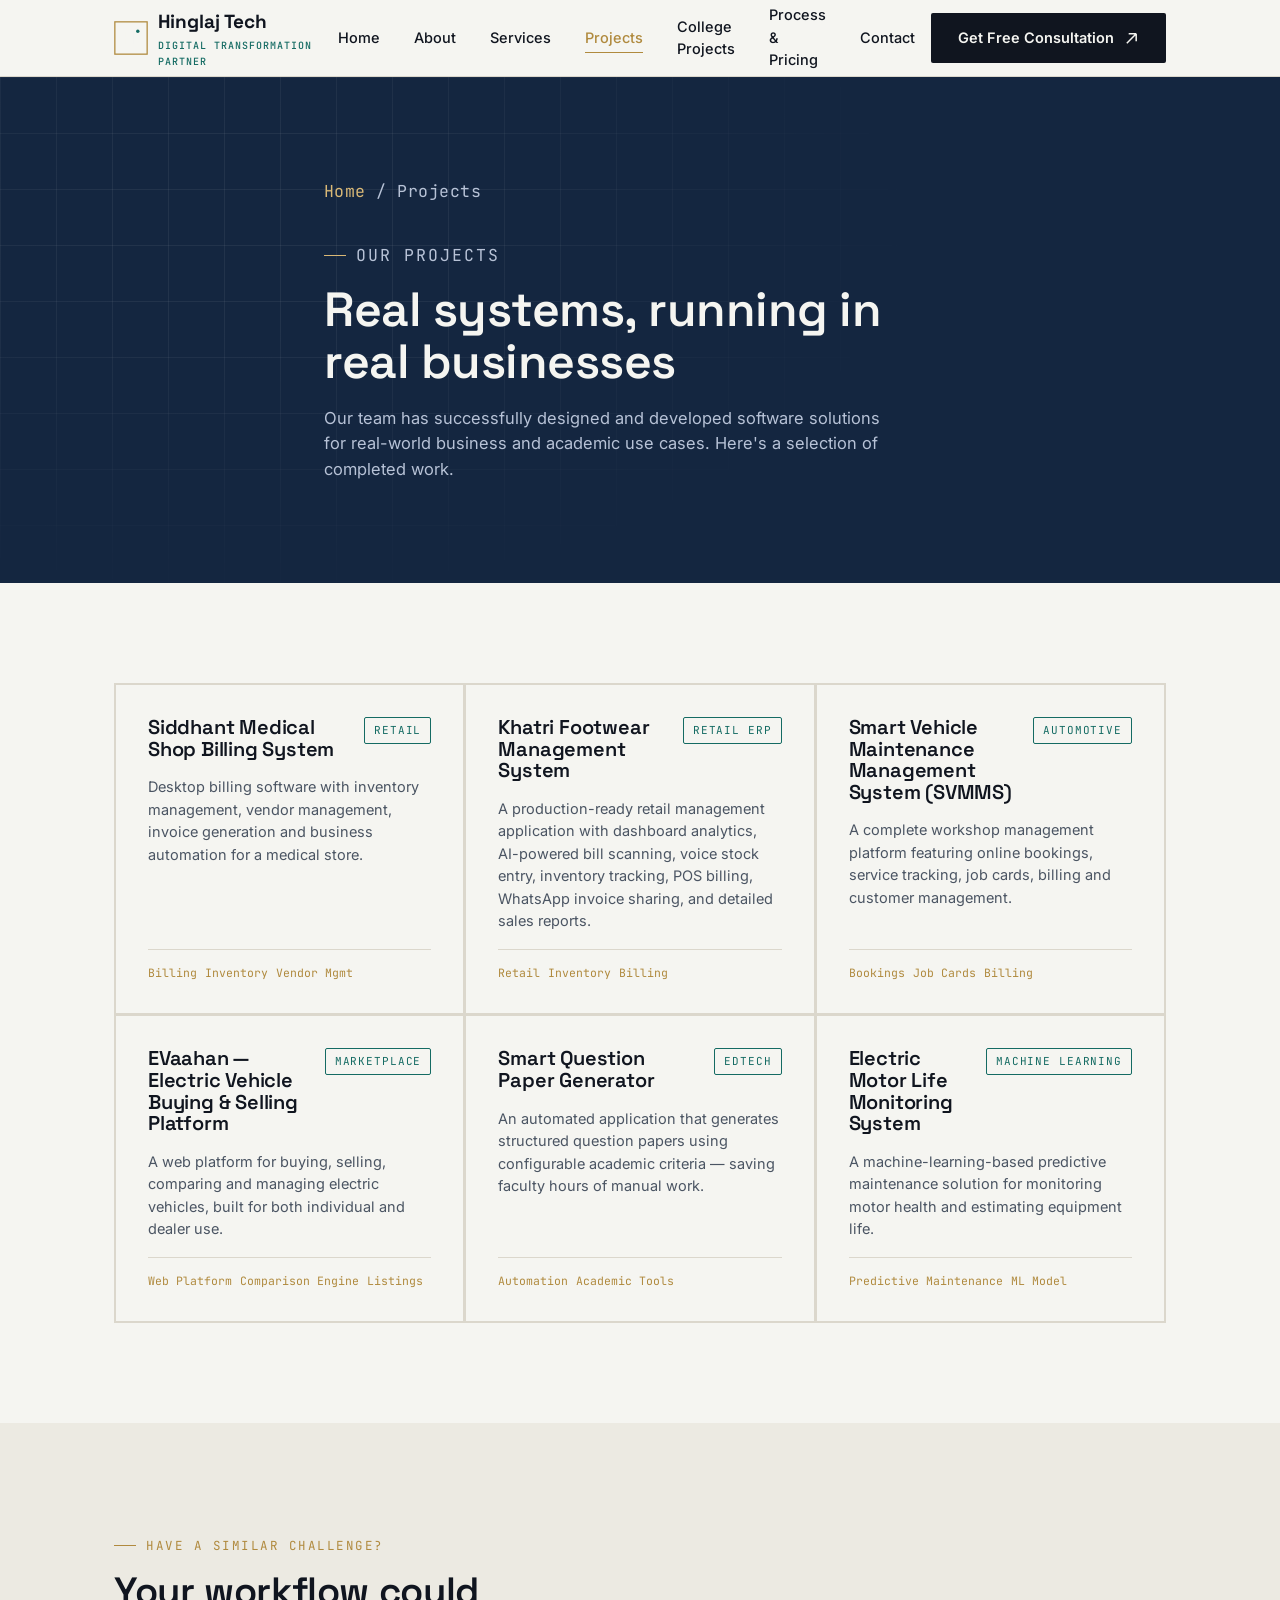
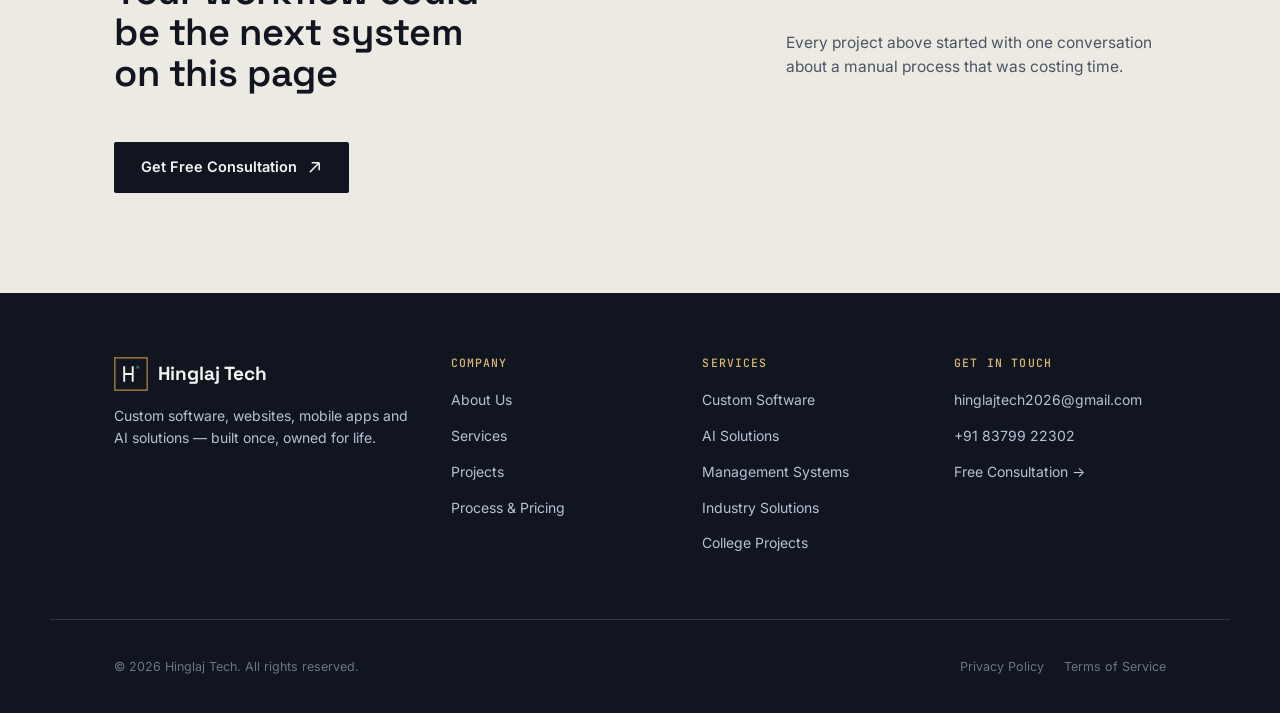
<file: projects.html>
<!DOCTYPE html>
<html lang="en">
<head>
<meta charset="UTF-8">
<meta name="viewport" content="width=device-width, initial-scale=1.0">
<title>Projects | Hinglaj Tech — Software We've Designed &amp; Delivered</title>
<meta name="description" content="See real-world software Hinglaj Tech has built: medical billing systems, vehicle workshop platforms, an EV marketplace, ML-based forecasting tools and more.">
<link rel="canonical" href="https://hinglaj-tech.vercel.app/projects.html">
<meta name="robots" content="index, follow">
<meta name="theme-color" content="#142640">
<meta property="og:type" content="website">
<meta property="og:title" content="Projects | Hinglaj Tech">
<meta property="og:description" content="Real systems our team has designed and developed for business and academic use cases.">
<meta property="og:url" content="https://hinglaj-tech.vercel.app/projects.html">
<link rel="icon" type="image/svg+xml" href="assets/img/favicon.svg">
<link rel="preconnect" href="https://fonts.googleapis.com">
<link rel="preconnect" href="https://fonts.gstatic.com" crossorigin>
<link rel="stylesheet" href="assets/css/style.css">
</head>
<body>
<a href="#main" class="skip-link">Skip to content</a>

<header class="site-header">
  <div class="container nav">
    <a href="index.html" class="brand" aria-label="Hinglaj Tech — home">
      <svg class="brand-mark" viewBox="0 0 40 40" fill="none" xmlns="http://www.w3.org/2000/svg" aria-hidden="true">
        <rect x="1" y="1" width="38" height="38" stroke="#B08A3E" stroke-width="1.5"/>
        <path d="M12 28V12M12 20H22M22 12V28" stroke="#F5F5F1" stroke-width="2.2" stroke-linecap="square"/>
        <circle cx="28" cy="12" r="2" fill="#146B63"/>
      </svg>
      <span>Hinglaj Tech<small>Digital Transformation Partner</small></span>
    </a>
    <nav class="nav-links" id="nav-links" aria-label="Primary">
      <a href="index.html">Home</a>
      <a href="about.html">About</a>
      <a href="services.html">Services</a>
      <a href="projects.html" aria-current="page">Projects</a>
      <a href="college-projects.html">College Projects</a>
      <a href="process.html">Process &amp; Pricing</a>
      <a href="contact.html">Contact</a>
    </nav>
    <div class="nav-cta">
      <a href="contact.html" class="btn btn-primary">Get Free Consultation
        <svg viewBox="0 0 16 16" fill="none"><path d="M3 13L13 3M13 3H5M13 3V11" stroke="currentColor" stroke-width="1.6"/></svg>
      </a>
      <button class="nav-toggle" id="nav-toggle" aria-label="Toggle menu" aria-expanded="false" aria-controls="nav-links"><span></span></button>
    </div>
  </div>
</header>

<main id="main">

  <section class="page-hero">
    <div class="container page-hero-inner">
      <p class="breadcrumb"><a href="index.html">Home</a> / Projects</p>
      <p class="eyebrow hero-eyebrow">Our projects</p>
      <h1>Real systems, running in real businesses</h1>
      <p>Our team has successfully designed and developed software solutions for real-world business and academic use cases. Here's a selection of completed work.</p>
    </div>
  </section>

  <section class="section">
    <div class="container">
      <div class="grid grid-3 reveal-stagger">

        <div class="proj-card">
          <div class="proj-top">
            <h3>Siddhant Medical Shop Billing System</h3>
            <span class="proj-tag">Retail</span>
          </div>
          <p>Desktop billing software with inventory management, vendor management, invoice generation and business automation for a medical store.</p>
          <div class="proj-meta"><span>Billing</span><span>Inventory</span><span>Vendor Mgmt</span></div>
        </div>

         <div class="proj-card">
  <div class="proj-top">
    <h3>Khatri Footwear Management System</h3>
    <span class="proj-tag">Retail ERP</span>
  </div>
  <p>
    A production-ready retail management application with dashboard analytics, AI-powered bill scanning, voice stock entry, inventory tracking, POS billing, WhatsApp invoice sharing, and detailed sales reports.
  </p>
  <div class="proj-meta">
    <span>Retail</span>
    <span>Inventory</span>
    <span>Billing</span>
  </div>
</div> 


        <div class="proj-card">
          <div class="proj-top">
            <h3>Smart Vehicle Maintenance Management System (SVMMS)</h3>
            <span class="proj-tag">Automotive</span>
          </div>
          <p>A complete workshop management platform featuring online bookings, service tracking, job cards, billing and customer management.</p>
          <div class="proj-meta"><span>Bookings</span><span>Job Cards</span><span>Billing</span></div>
        </div>

        <div class="proj-card">
          <div class="proj-top">
            <h3>EVaahan — Electric Vehicle Buying &amp; Selling Platform</h3>
            <span class="proj-tag">Marketplace</span>
          </div>
          <p>A web platform for buying, selling, comparing and managing electric vehicles, built for both individual and dealer use.</p>
          <div class="proj-meta"><span>Web Platform</span><span>Comparison Engine</span><span>Listings</span></div>
        </div>

        <div class="proj-card">
          <div class="proj-top">
            <h3>Smart Question Paper Generator</h3>
            <span class="proj-tag">EdTech</span>
          </div>
          <p>An automated application that generates structured question papers using configurable academic criteria — saving faculty hours of manual work.</p>
          <div class="proj-meta"><span>Automation</span><span>Academic Tools</span></div>
        </div>

        <div class="proj-card">
          <div class="proj-top">
            <h3>Electric Motor Life Monitoring System</h3>
            <span class="proj-tag">Machine Learning</span>
          </div>
          <p>A machine-learning-based predictive maintenance solution for monitoring motor health and estimating equipment life.</p>
          <div class="proj-meta"><span>Predictive Maintenance</span><span>ML Model</span></div>
        </div>

      </div>
    </div>
  </section>

  <section class="section section-tint">
    <div class="container">
      <div class="section-head reveal">
        <div>
          <p class="eyebrow">Have a similar challenge?</p>
          <h2>Your workflow could be the next system on this page</h2>
        </div>
        <p class="desc">Every project above started with one conversation about a manual process that was costing time.</p>
      </div>
      <div class="cta-actions" style="justify-content:flex-start;">
        <a href="contact.html" class="btn btn-primary">Get Free Consultation
          <svg viewBox="0 0 16 16" fill="none"><path d="M3 13L13 3M13 3H5M13 3V11" stroke="currentColor" stroke-width="1.6"/></svg>
        </a>
      </div>
    </div>
  </section>

</main>

<footer class="site-footer">
  <div class="container footer-top">
    <div class="footer-brand">
      <a href="index.html" class="brand">
        <svg class="brand-mark" viewBox="0 0 40 40" fill="none" xmlns="http://www.w3.org/2000/svg" aria-hidden="true">
          <rect x="1" y="1" width="38" height="38" stroke="#B08A3E" stroke-width="1.5"/>
          <path d="M12 28V12M12 20H22M22 12V28" stroke="#F5F5F1" stroke-width="2.2" stroke-linecap="square"/>
          <circle cx="28" cy="12" r="2" fill="#146B63"/>
        </svg>
        <span>Hinglaj Tech</span>
      </a>
      <p>Custom software, websites, mobile apps and AI solutions — built once, owned for life.</p>
    </div>
    <div class="footer-col">
      <h4>Company</h4>
      <ul>
        <li><a href="about.html">About Us</a></li>
        <li><a href="services.html">Services</a></li>
        <li><a href="projects.html">Projects</a></li>
        <li><a href="process.html">Process &amp; Pricing</a></li>
      </ul>
    </div>
    <div class="footer-col">
      <h4>Services</h4>
      <ul>
        <li><a href="services.html#software">Custom Software</a></li>
        <li><a href="services.html#ai">AI Solutions</a></li>
        <li><a href="services.html#management">Management Systems</a></li>
        <li><a href="services.html#industry">Industry Solutions</a></li>
        <li><a href="college-projects.html">College Projects</a></li>
      </ul>
    </div>
    <div class="footer-col">
      <h4>Get in touch</h4>
      <ul>
        <li><a href="mailto:hinglajtech2026@gmail.com">hinglajtech2026@gmail.com</a></li>
        <li><a href="tel:+918379922302">+91 83799 22302</a></li>
        <li><a href="contact.html">Free Consultation →</a></li>
      </ul>
    </div>
  </div>
  <div class="container footer-bottom">
    <p>&copy; <span data-year>2026</span> Hinglaj Tech. All rights reserved.</p>
    <div class="footer-legal-links">
      <a href="privacy.html">Privacy Policy</a>
      <a href="terms.html">Terms of Service</a>
    </div>
  </div>
</footer>

<script src="assets/js/main.js" defer></script>
</body>
</html>
</file>
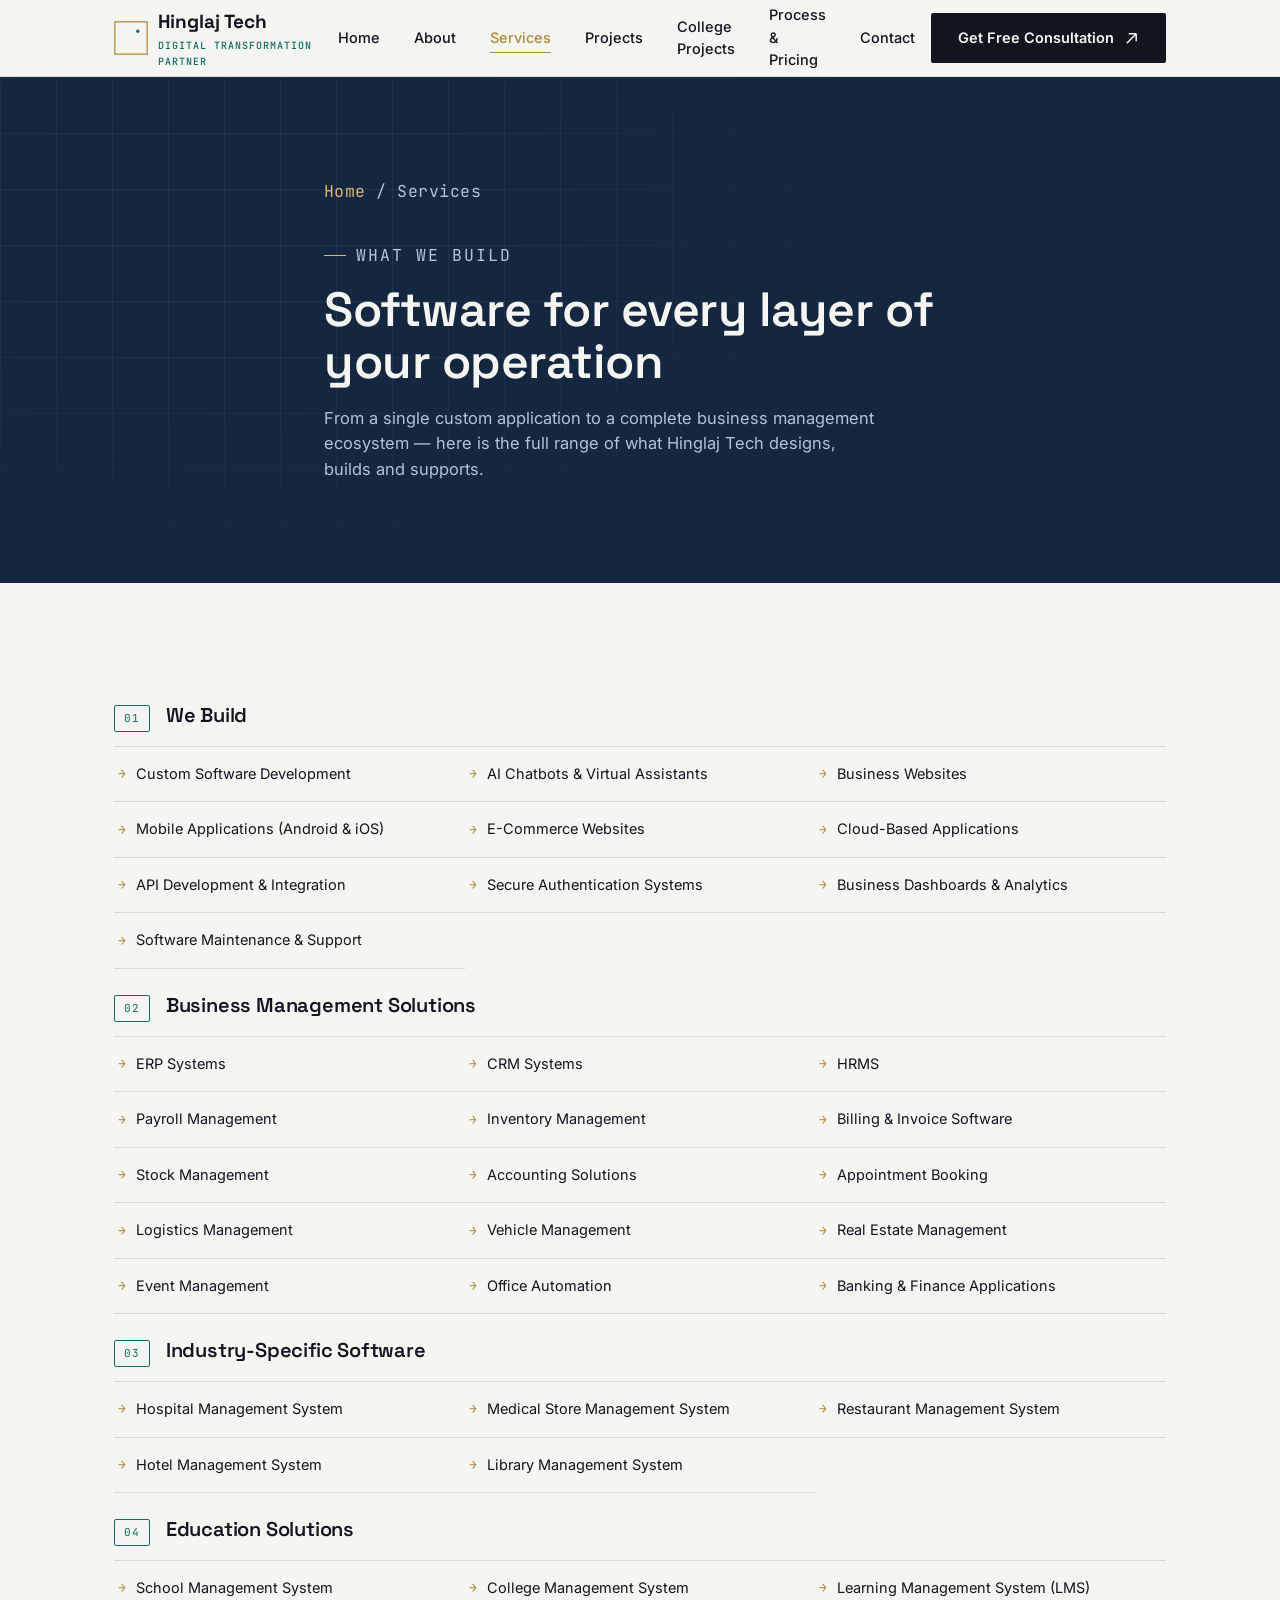
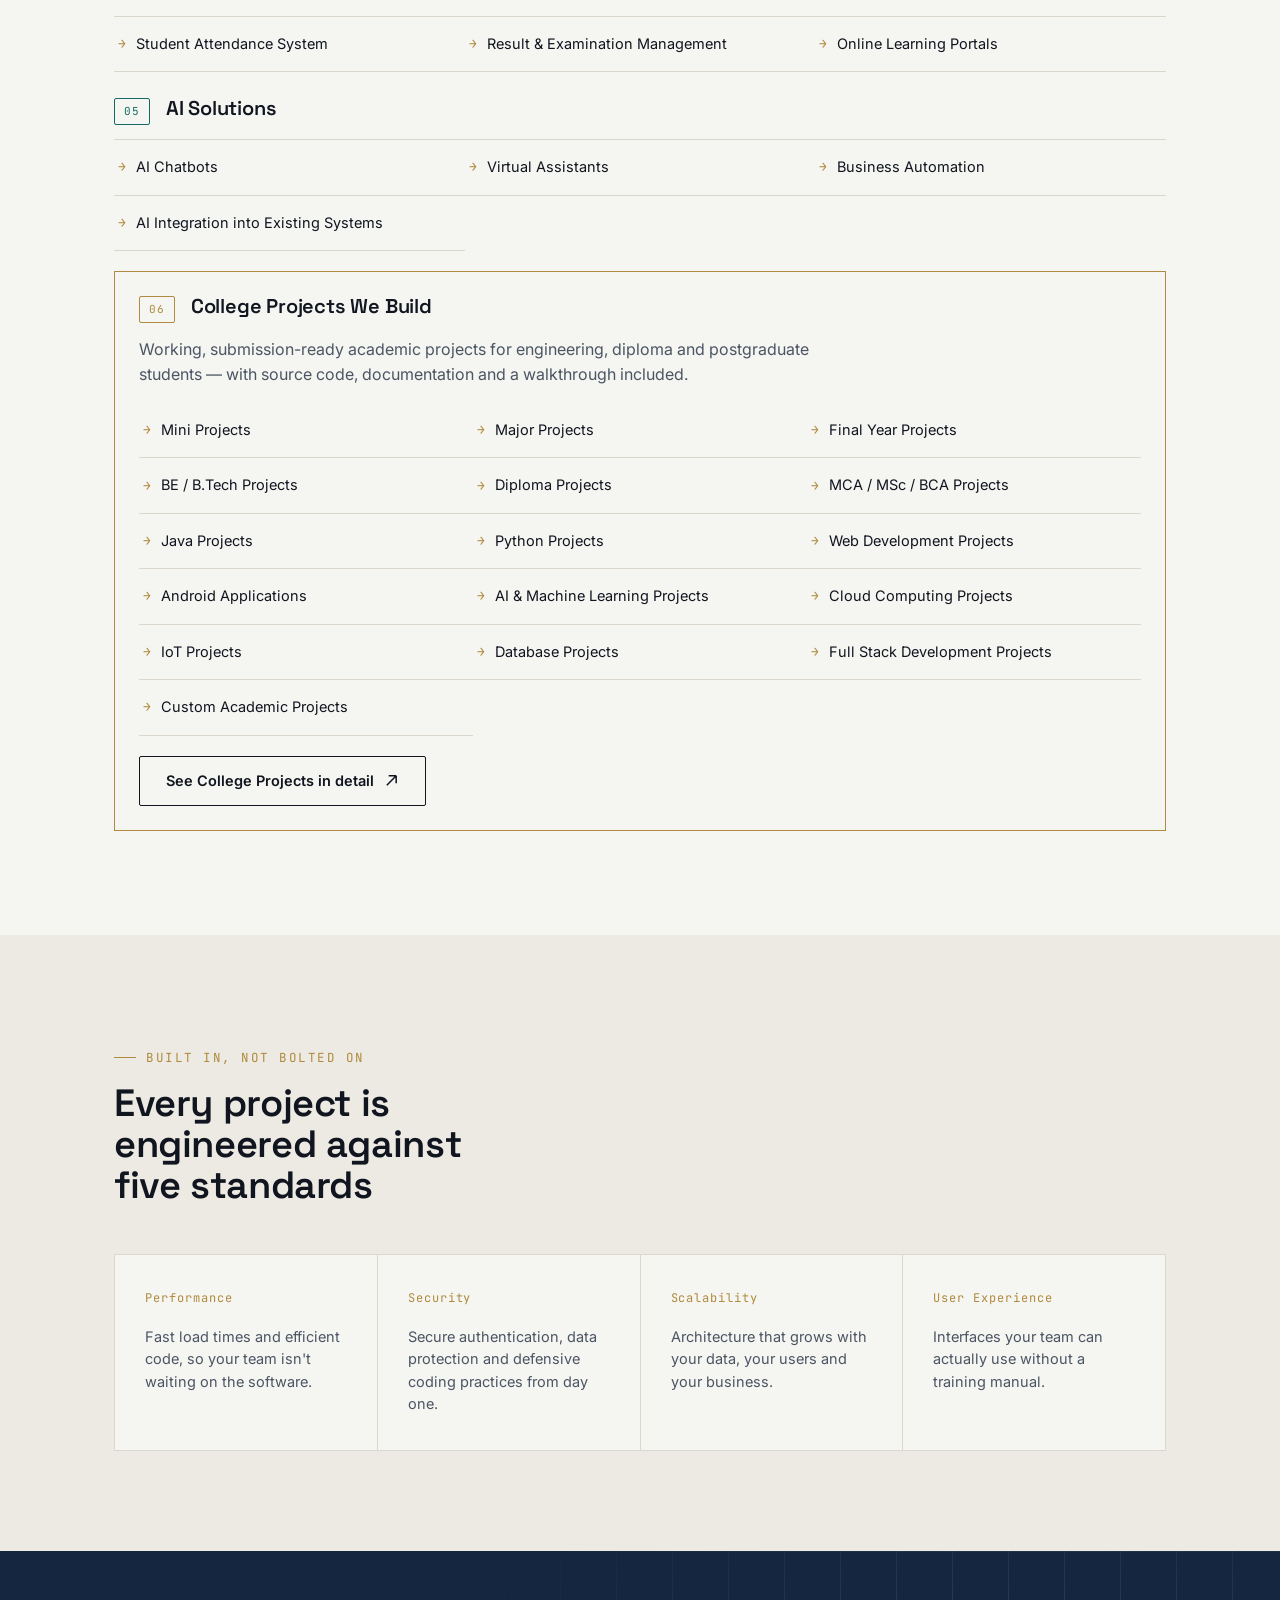
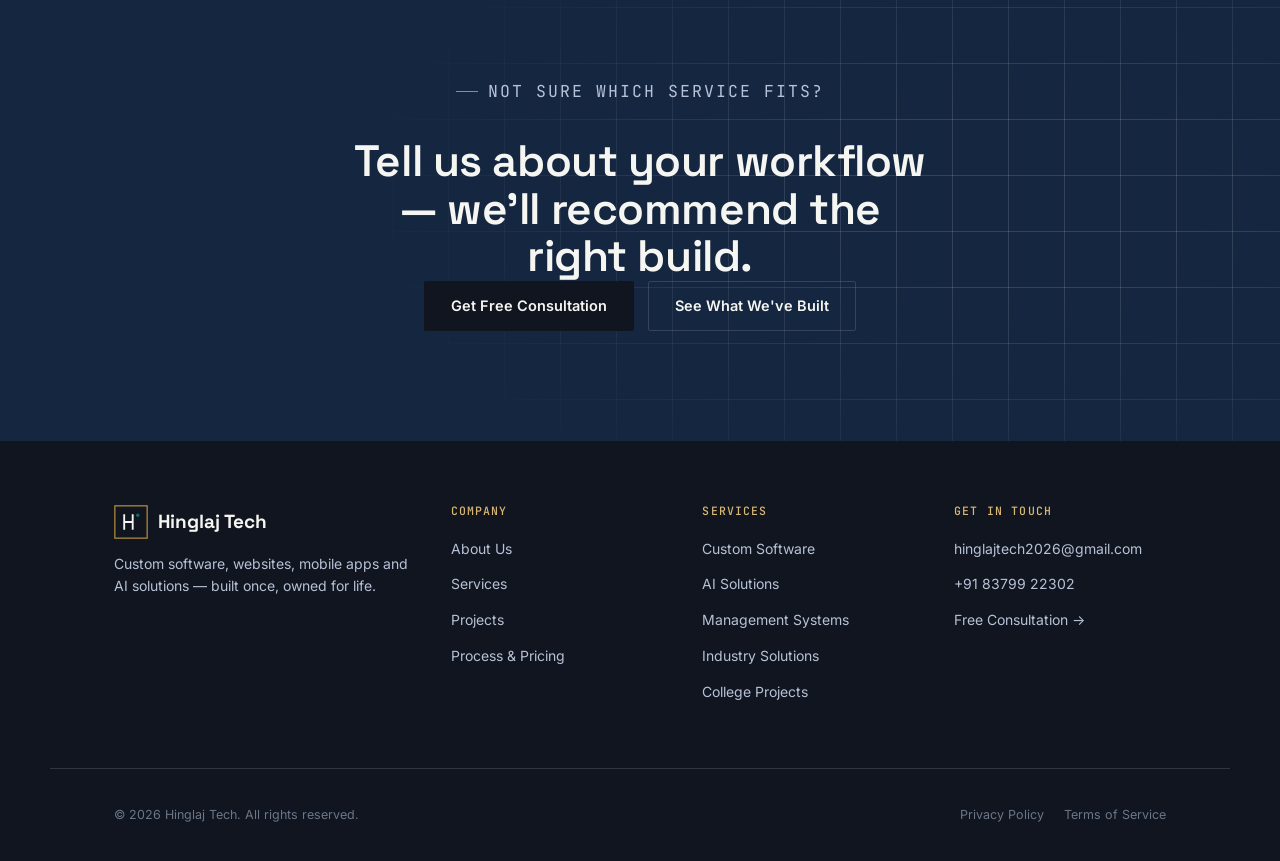
<file: services.html>
<!DOCTYPE html>
<html lang="en">
<head>
<meta charset="UTF-8">
<meta name="viewport" content="width=device-width, initial-scale=1.0">
<title>Services | Custom Software, AI, Web &amp; Management Systems — Hinglaj Tech</title>
<meta name="description" content="Explore Hinglaj Tech's full range of services: custom software, websites, mobile apps, AI solutions, ERP/CRM/HRMS systems, and industry-specific platforms for hospitals, schools, hotels and more.">
<link rel="canonical" href="https://hinglaj-tech.vercel.app/services.html">
<meta name="robots" content="index, follow">
<meta name="theme-color" content="#142640">
<meta property="og:type" content="website">
<meta property="og:title" content="Services | Hinglaj Tech">
<meta property="og:description" content="Custom software, websites, mobile apps, AI solutions, business management systems and industry-specific platforms.">
<meta property="og:url" content="https://hinglaj-tech.vercel.app/services.html">
<link rel="icon" type="image/svg+xml" href="assets/img/favicon.svg">
<link rel="preconnect" href="https://fonts.googleapis.com">
<link rel="preconnect" href="https://fonts.gstatic.com" crossorigin>
<link rel="stylesheet" href="assets/css/style.css">
<script type="application/ld+json">
{
  "@context": "https://schema.org",
  "@type": "ItemList",
  "itemListElement": [
    {"@type":"Service","position":1,"name":"Custom Software Development"},
    {"@type":"Service","position":2,"name":"Website Development"},
    {"@type":"Service","position":3,"name":"Mobile Application Development"},
    {"@type":"Service","position":4,"name":"AI Solutions"},
    {"@type":"Service","position":5,"name":"Business Management Systems"},
    {"@type":"Service","position":6,"name":"Industry-Specific Solutions"},
    {"@type":"Service","position":7,"name":"Cloud &amp; API Development"}
  ]
}
</script>
</head>
<body>
<a href="#main" class="skip-link">Skip to content</a>

<header class="site-header">
  <div class="container nav">
    <a href="index.html" class="brand" aria-label="Hinglaj Tech — home">
      <svg class="brand-mark" viewBox="0 0 40 40" fill="none" xmlns="http://www.w3.org/2000/svg" aria-hidden="true">
        <rect x="1" y="1" width="38" height="38" stroke="#B08A3E" stroke-width="1.5"/>
        <path d="M12 28V12M12 20H22M22 12V28" stroke="#F5F5F1" stroke-width="2.2" stroke-linecap="square"/>
        <circle cx="28" cy="12" r="2" fill="#146B63"/>
      </svg>
      <span>Hinglaj Tech<small>Digital Transformation Partner</small></span>
    </a>
    <nav class="nav-links" id="nav-links" aria-label="Primary">
      <a href="index.html">Home</a>
      <a href="about.html">About</a>
      <a href="services.html" aria-current="page">Services</a>
      <a href="projects.html">Projects</a>
      <a href="college-projects.html">College Projects</a>
      <a href="process.html">Process &amp; Pricing</a>
      <a href="contact.html">Contact</a>
    </nav>
    <div class="nav-cta">
      <a href="contact.html" class="btn btn-primary">Get Free Consultation
        <svg viewBox="0 0 16 16" fill="none"><path d="M3 13L13 3M13 3H5M13 3V11" stroke="currentColor" stroke-width="1.6"/></svg>
      </a>
      <button class="nav-toggle" id="nav-toggle" aria-label="Toggle menu" aria-expanded="false" aria-controls="nav-links"><span></span></button>
    </div>
  </div>
</header>

<main id="main">

  <section class="page-hero">
    <div class="container page-hero-inner">
      <p class="breadcrumb"><a href="index.html">Home</a> / Services</p>
      <p class="eyebrow hero-eyebrow">What we build</p>
      <h1>Software for every layer of your operation</h1>
      <p>From a single custom application to a complete business management ecosystem — here is the full range of what Hinglaj Tech designs, builds and supports.</p>
    </div>
  </section>

  <section class="section" id="software">
    <div class="container">

      <div class="svc-group reveal">
        <div class="svc-group-head"><span class="tag">01</span><h3>We Build</h3></div>
        <ul class="svc-items">
          <li>Custom Software Development</li>
          <li>AI Chatbots &amp; Virtual Assistants</li>
          <li>Business Websites</li>
          <li>Mobile Applications (Android &amp; iOS)</li>
          <li>E-Commerce Websites</li>
          <li>Cloud-Based Applications</li>
          <li>API Development &amp; Integration</li>
          <li>Secure Authentication Systems</li>
          <li>Business Dashboards &amp; Analytics</li>
          <li>Software Maintenance &amp; Support</li>
        </ul>
      </div>

      <div class="svc-group reveal" id="management">
        <div class="svc-group-head"><span class="tag">02</span><h3>Business Management Solutions</h3></div>
        <ul class="svc-items">
          <li>ERP Systems</li>
          <li>CRM Systems</li>
          <li>HRMS</li>
          <li>Payroll Management</li>
          <li>Inventory Management</li>
          <li>Billing &amp; Invoice Software</li>
          <li>Stock Management</li>
          <li>Accounting Solutions</li>
          <li>Appointment Booking</li>
          <li>Logistics Management</li>
          <li>Vehicle Management</li>
          <li>Real Estate Management</li>
          <li>Event Management</li>
          <li>Office Automation</li>
          <li>Banking &amp; Finance Applications</li>
        </ul>
      </div>

      <div class="svc-group reveal" id="industry">
        <div class="svc-group-head"><span class="tag">03</span><h3>Industry-Specific Software</h3></div>
        <ul class="svc-items">
          <li>Hospital Management System</li>
          <li>Medical Store Management System</li>
          <li>Restaurant Management System</li>
          <li>Hotel Management System</li>
          <li>Library Management System</li>
        </ul>
      </div>

      <div class="svc-group reveal" id="education">
        <div class="svc-group-head"><span class="tag">04</span><h3>Education Solutions</h3></div>
        <ul class="svc-items">
          <li>School Management System</li>
          <li>College Management System</li>
          <li>Learning Management System (LMS)</li>
          <li>Student Attendance System</li>
          <li>Result &amp; Examination Management</li>
          <li>Online Learning Portals</li>
        </ul>
      </div>

      <div class="svc-group reveal" id="ai">
        <div class="svc-group-head"><span class="tag">05</span><h3>AI Solutions</h3></div>
        <ul class="svc-items">
          <li>AI Chatbots</li>
          <li>Virtual Assistants</li>
          <li>Business Automation</li>
          <li>AI Integration into Existing Systems</li>
        </ul>
      </div>

      <div class="svc-group reveal" id="college-projects" style="border:1px solid var(--brass); padding:24px; margin-top:20px;">
        <div class="svc-group-head" style="border-bottom:none; padding-top:0;"><span class="tag" style="border-color:var(--brass); color:var(--brass);">06</span><h3>College Projects We Build</h3></div>
        <p style="color:var(--slate); max-width:70ch; margin:0 0 16px;">Working, submission-ready academic projects for engineering, diploma and postgraduate students — with source code, documentation and a walkthrough included.</p>
        <ul class="svc-items">
          <li>Mini Projects</li>
          <li>Major Projects</li>
          <li>Final Year Projects</li>
          <li>BE / B.Tech Projects</li>
          <li>Diploma Projects</li>
          <li>MCA / MSc / BCA Projects</li>
          <li>Java Projects</li>
          <li>Python Projects</li>
          <li>Web Development Projects</li>
          <li>Android Applications</li>
          <li>AI &amp; Machine Learning Projects</li>
          <li>Cloud Computing Projects</li>
          <li>IoT Projects</li>
          <li>Database Projects</li>
          <li>Full Stack Development Projects</li>
          <li>Custom Academic Projects</li>
        </ul>
        <div style="margin-top:20px;">
          <a href="college-projects.html" class="btn btn-ghost">See College Projects in detail
            <svg viewBox="0 0 16 16" fill="none"><path d="M3 13L13 3M13 3H5M13 3V11" stroke="currentColor" stroke-width="1.6"/></svg>
          </a>
        </div>
      </div>

    </div>
  </section>

  <!-- QUALITY PILLARS -->
  <section class="section section-tint">
    <div class="container">
      <div class="section-head reveal">
        <div>
          <p class="eyebrow">Built in, not bolted on</p>
          <h2>Every project is engineered against five standards</h2>
        </div>
      </div>
      <div class="grid grid-4 reveal-stagger">
        <div class="card">
          <span class="card-index">Performance</span>
          <p>Fast load times and efficient code, so your team isn't waiting on the software.</p>
        </div>
        <div class="card">
          <span class="card-index">Security</span>
          <p>Secure authentication, data protection and defensive coding practices from day one.</p>
        </div>
        <div class="card">
          <span class="card-index">Scalability</span>
          <p>Architecture that grows with your data, your users and your business.</p>
        </div>
        <div class="card">
          <span class="card-index">User Experience</span>
          <p>Interfaces your team can actually use without a training manual.</p>
        </div>
      </div>
    </div>
  </section>

  <section class="cta-band">
    <div class="container cta-inner reveal">
      <p class="eyebrow" style="justify-content:center;">Not sure which service fits?</p>
      <h2>Tell us about your workflow — we'll recommend the right build.</h2>
      <div class="cta-actions">
        <a href="contact.html" class="btn btn-primary">Get Free Consultation</a>
        <a href="projects.html" class="btn btn-ghost btn-on-dark">See What We've Built</a>
      </div>
    </div>
  </section>

</main>

<footer class="site-footer">
  <div class="container footer-top">
    <div class="footer-brand">
      <a href="index.html" class="brand">
        <svg class="brand-mark" viewBox="0 0 40 40" fill="none" xmlns="http://www.w3.org/2000/svg" aria-hidden="true">
          <rect x="1" y="1" width="38" height="38" stroke="#B08A3E" stroke-width="1.5"/>
          <path d="M12 28V12M12 20H22M22 12V28" stroke="#F5F5F1" stroke-width="2.2" stroke-linecap="square"/>
          <circle cx="28" cy="12" r="2" fill="#146B63"/>
        </svg>
        <span>Hinglaj Tech</span>
      </a>
      <p>Custom software, websites, mobile apps and AI solutions — built once, owned for life.</p>
    </div>
    <div class="footer-col">
      <h4>Company</h4>
      <ul>
        <li><a href="about.html">About Us</a></li>
        <li><a href="services.html">Services</a></li>
        <li><a href="projects.html">Projects</a></li>
        <li><a href="process.html">Process &amp; Pricing</a></li>
      </ul>
    </div>
    <div class="footer-col">
      <h4>Services</h4>
      <ul>
        <li><a href="services.html#software">Custom Software</a></li>
        <li><a href="services.html#ai">AI Solutions</a></li>
        <li><a href="services.html#management">Management Systems</a></li>
        <li><a href="services.html#industry">Industry Solutions</a></li>
        <li><a href="college-projects.html">College Projects</a></li>
      </ul>
    </div>
    <div class="footer-col">
      <h4>Get in touch</h4>
      <ul>
        <li><a href="mailto:hinglajtech2026@gmail.com">hinglajtech2026@gmail.com</a></li>
        <li><a href="tel:+918379922302">+91 83799 22302</a></li>
        <li><a href="contact.html">Free Consultation →</a></li>
      </ul>
    </div>
  </div>
  <div class="container footer-bottom">
    <p>&copy; <span data-year>2026</span> Hinglaj Tech. All rights reserved.</p>
    <div class="footer-legal-links">
      <a href="privacy.html">Privacy Policy</a>
      <a href="terms.html">Terms of Service</a>
    </div>
  </div>
</footer>

<script src="assets/js/main.js" defer></script>
</body>
</html>
</file>
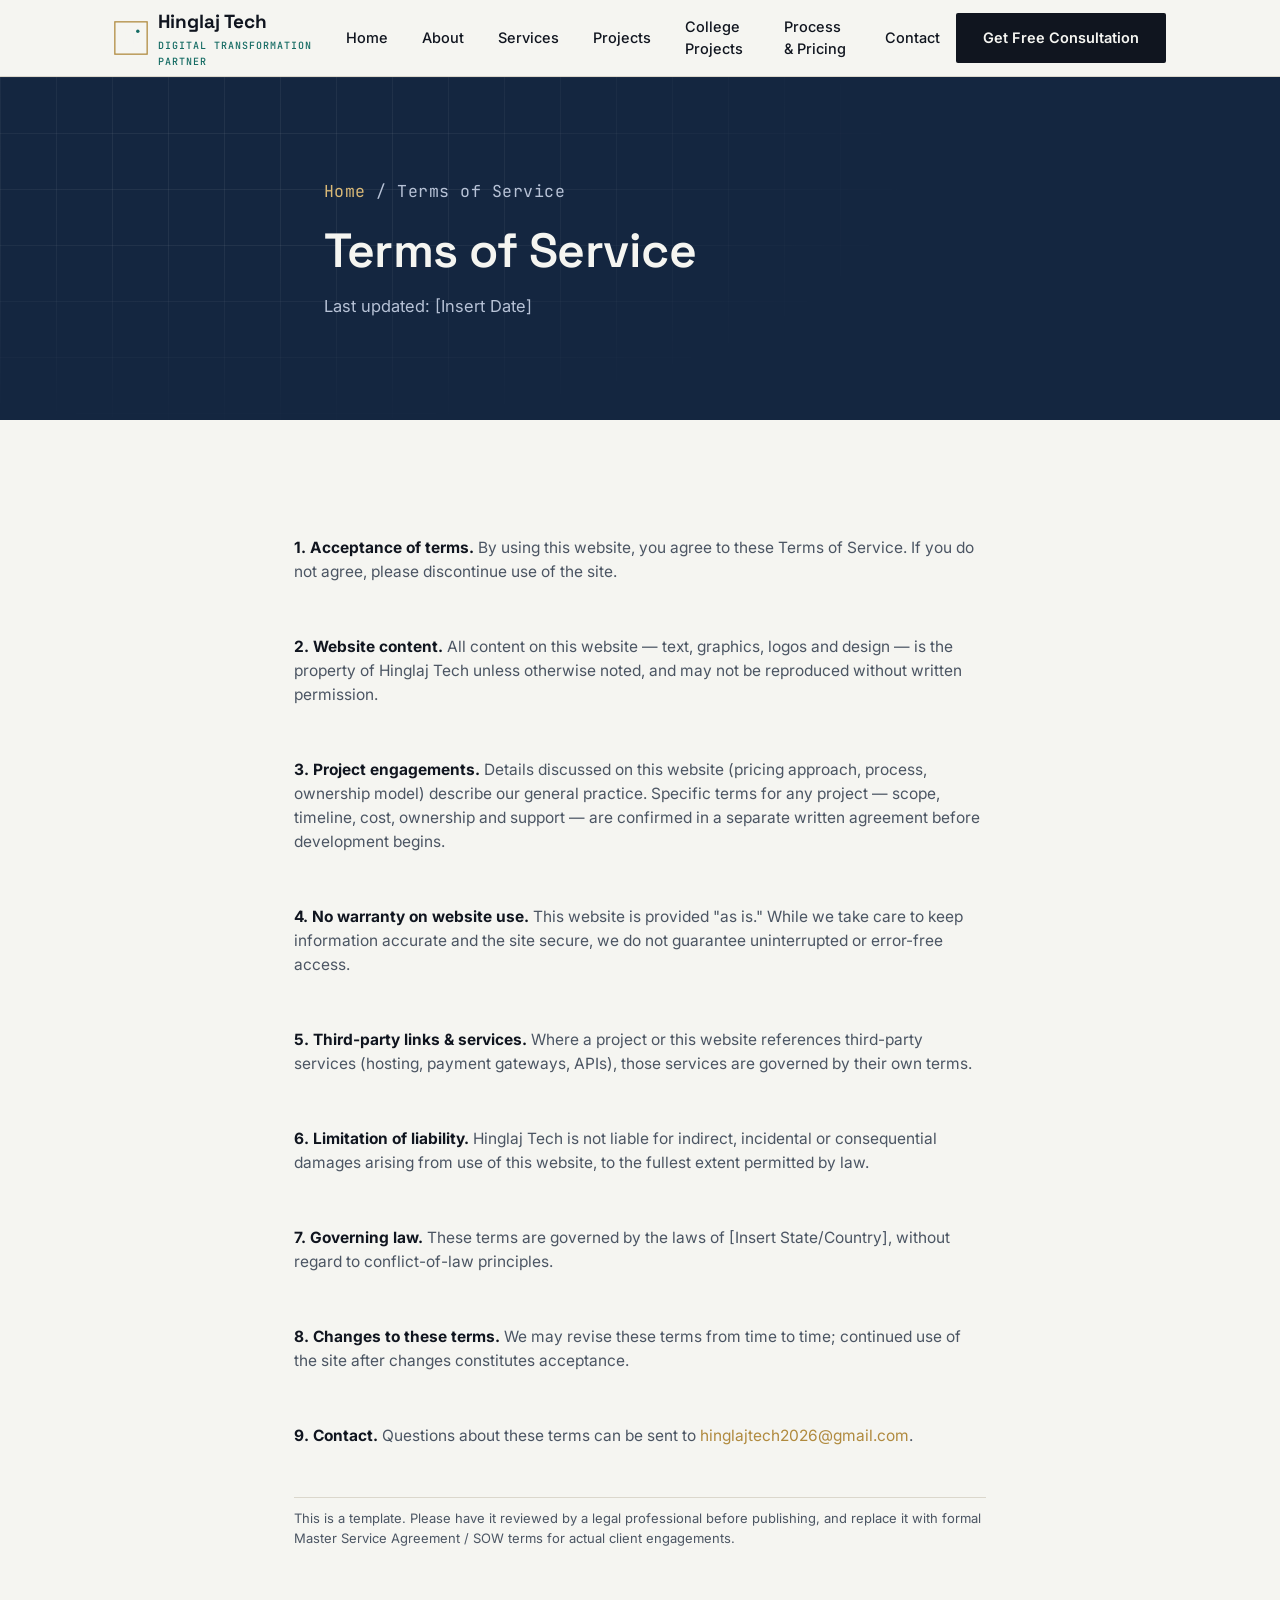
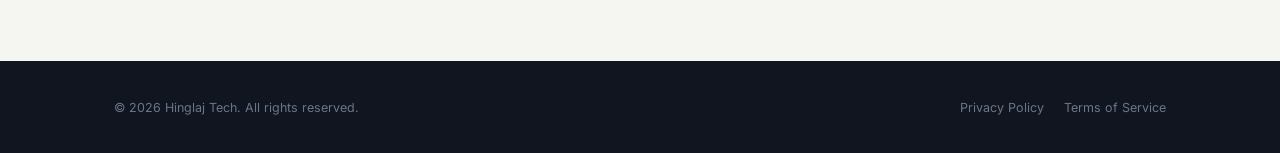
<file: terms.html>
<!DOCTYPE html>
<html lang="en">
<head>
<meta charset="UTF-8">
<meta name="viewport" content="width=device-width, initial-scale=1.0">
<title>Terms of Service | Hinglaj Tech</title>
<meta name="description" content="Terms governing the use of the Hinglaj Tech website and engagement with our software development services.">
<link rel="canonical" href="https://hinglaj-tech.vercel.app/terms.html">
<meta name="robots" content="index, follow">
<meta name="theme-color" content="#142640">
<link rel="icon" type="image/svg+xml" href="assets/img/favicon.svg">
<link rel="preconnect" href="https://fonts.googleapis.com">
<link rel="preconnect" href="https://fonts.gstatic.com" crossorigin>
<link rel="stylesheet" href="assets/css/style.css">
</head>
<body>
<a href="#main" class="skip-link">Skip to content</a>
<header class="site-header">
  <div class="container nav">
    <a href="index.html" class="brand" aria-label="Hinglaj Tech — home">
      <svg class="brand-mark" viewBox="0 0 40 40" fill="none" xmlns="http://www.w3.org/2000/svg" aria-hidden="true">
        <rect x="1" y="1" width="38" height="38" stroke="#B08A3E" stroke-width="1.5"/>
        <path d="M12 28V12M12 20H22M22 12V28" stroke="#F5F5F1" stroke-width="2.2" stroke-linecap="square"/>
        <circle cx="28" cy="12" r="2" fill="#146B63"/>
      </svg>
      <span>Hinglaj Tech<small>Digital Transformation Partner</small></span>
    </a>
    <nav class="nav-links" id="nav-links" aria-label="Primary">
      <a href="index.html">Home</a>
      <a href="about.html">About</a>
      <a href="services.html">Services</a>
      <a href="projects.html">Projects</a>
      <a href="college-projects.html">College Projects</a>
      <a href="process.html">Process &amp; Pricing</a>
      <a href="contact.html">Contact</a>
    </nav>
    <div class="nav-cta">
      <a href="contact.html" class="btn btn-primary">Get Free Consultation</a>
      <button class="nav-toggle" id="nav-toggle" aria-label="Toggle menu" aria-expanded="false" aria-controls="nav-links"><span></span></button>
    </div>
  </div>
</header>

<main id="main">
  <section class="page-hero">
    <div class="container page-hero-inner">
      <p class="breadcrumb"><a href="index.html">Home</a> / Terms of Service</p>
      <h1>Terms of Service</h1>
      <p>Last updated: [Insert Date]</p>
    </div>
  </section>

  <section class="section">
    <div class="container" style="max-width:820px;">
      <div class="reveal" style="color:var(--slate); font-size:15.5px; display:flex; flex-direction:column; gap:20px;">
        <p><strong style="color:var(--ink);">1. Acceptance of terms.</strong> By using this website, you agree to these Terms of Service. If you do not agree, please discontinue use of the site.</p>
        <p><strong style="color:var(--ink);">2. Website content.</strong> All content on this website — text, graphics, logos and design — is the property of Hinglaj Tech unless otherwise noted, and may not be reproduced without written permission.</p>
        <p><strong style="color:var(--ink);">3. Project engagements.</strong> Details discussed on this website (pricing approach, process, ownership model) describe our general practice. Specific terms for any project — scope, timeline, cost, ownership and support — are confirmed in a separate written agreement before development begins.</p>
        <p><strong style="color:var(--ink);">4. No warranty on website use.</strong> This website is provided "as is." While we take care to keep information accurate and the site secure, we do not guarantee uninterrupted or error-free access.</p>
        <p><strong style="color:var(--ink);">5. Third-party links &amp; services.</strong> Where a project or this website references third-party services (hosting, payment gateways, APIs), those services are governed by their own terms.</p>
        <p><strong style="color:var(--ink);">6. Limitation of liability.</strong> Hinglaj Tech is not liable for indirect, incidental or consequential damages arising from use of this website, to the fullest extent permitted by law.</p>
        <p><strong style="color:var(--ink);">7. Governing law.</strong> These terms are governed by the laws of [Insert State/Country], without regard to conflict-of-law principles.</p>
        <p><strong style="color:var(--ink);">8. Changes to these terms.</strong> We may revise these terms from time to time; continued use of the site after changes constitutes acceptance.</p>
        <p><strong style="color:var(--ink);">9. Contact.</strong> Questions about these terms can be sent to <a href="mailto:hinglajtech2026@gmail.com" style="color:var(--brass);">hinglajtech2026@gmail.com</a>.</p>
        <p style="font-size:13px; padding-top:10px; border-top:1px solid var(--line);">This is a template. Please have it reviewed by a legal professional before publishing, and replace it with formal Master Service Agreement / SOW terms for actual client engagements.</p>
      </div>
    </div>
  </section>
</main>

<footer class="site-footer">
  <div class="container footer-bottom">
    <p>&copy; <span data-year>2026</span> Hinglaj Tech. All rights reserved.</p>
    <div class="footer-legal-links">
      <a href="privacy.html">Privacy Policy</a>
      <a href="terms.html">Terms of Service</a>
    </div>
  </div>
</footer>
<script src="assets/js/main.js" defer></script>
</body>
</html>
</file>
<file: assets/css/style.css>
/* ============================================================
   HINGLAJ TECH — DESIGN SYSTEM
   Motif: blueprint / build-pipeline. Ownership over rent.
   ============================================================ */

@import url('https://fonts.googleapis.com/css2?family=Space+Grotesk:wght@400;500;600;700&family=Inter:wght@400;500;600;700;800&family=JetBrains+Mono:wght@400;500;600&display=swap');

:root{
  /* --- color tokens --- */
  --ink:        #10151F;   /* near-black navy, primary text */
  --navy:       #142640;   /* deep navy, dark sections */
  --navy-2:     #1B3358;   /* lighter navy for gradients/edges */
  --paper:      #F5F5F1;   /* warm-cool paper background */
  --paper-2:    #ECEAE2;   /* slightly deeper paper for cards */
  --brass:      #B08A3E;   /* accent — ownership / premium */
  --brass-light:#D9B876;
  --teal:       #146B63;   /* secondary accent — growth / build */
  --teal-light: #1E8F84;
  --line:       #DBD7CC;   /* hairline borders on paper */
  --line-dark:  rgba(245,245,241,0.14); /* hairline borders on navy */
  --slate:      #4B5563;   /* muted body text on paper */
  --slate-lt:   #B7C2D6;   /* muted body text on navy */
  --danger:     #B3432B;
  --success:    #1E7A4C;

  /* --- type --- */
  --f-display: 'Space Grotesk', 'Segoe UI', system-ui, sans-serif;
  --f-body:    'Inter', 'Segoe UI', system-ui, sans-serif;
  --f-mono:    'JetBrains Mono', ui-monospace, 'SFMono-Regular', Menlo, monospace;

  /* --- scale --- */
  --radius: 3px;
  --container: 1180px;
  --gutter: clamp(20px, 5vw, 64px);

  --ease: cubic-bezier(.16,.84,.32,1);
}

*,*::before,*::after{ box-sizing:border-box; }
html{ scroll-behavior:smooth; }
@media (prefers-reduced-motion: reduce){
  html{ scroll-behavior:auto; }
  *,*::before,*::after{ animation-duration:0.001ms !important; animation-iteration-count:1 !important; transition-duration:0.001ms !important; scroll-behavior:auto !important; }
}

body{
  margin:0;
  font-family:var(--f-body);
  color:var(--ink);
  background:var(--paper);
  -webkit-font-smoothing:antialiased;
  line-height:1.55;
}

img{ max-width:100%; display:block; }
a{ color:inherit; text-decoration:none; }
ul{ margin:0; padding:0; list-style:none; }
button{ font-family:inherit; cursor:pointer; }

h1,h2,h3,h4{
  font-family:var(--f-display);
  font-weight:600;
  line-height:1.08;
  margin:0;
  letter-spacing:-0.01em;
}

.container{
  max-width:var(--container);
  margin-inline:auto;
  padding-inline:var(--gutter);
}

/* --- skip link (a11y) --- */
.skip-link{
  position:absolute; left:-9999px; top:0; background:var(--brass); color:var(--ink);
  padding:12px 20px; z-index:1000; font-weight:600; font-family:var(--f-mono); font-size:13px;
}
.skip-link:focus{ left:16px; top:16px; }

/* --- focus states --- */
a:focus-visible, button:focus-visible, input:focus-visible, textarea:focus-visible, select:focus-visible{
  outline:2px solid var(--brass); outline-offset:3px;
}

/* ============ EYEBROW / LABEL ============ */
.eyebrow{
  font-family:var(--f-mono);
  font-size:12.5px;
  letter-spacing:0.12em;
  text-transform:uppercase;
  color:var(--brass);
  display:inline-flex;
  align-items:center;
  gap:10px;
  margin-bottom:16px;
}
.eyebrow::before{
  content:''; width:22px; height:1px; background:var(--brass);
}

/* ============ HEADER / NAV ============ */
.site-header{
  position:sticky; top:0; z-index:500;
  border-bottom:1px solid var(--line);
}
.site-header::before{
  content:''; position:absolute; inset:0; z-index:-1;
  background:rgba(245,245,241,0.88);
  backdrop-filter:blur(10px);
  -webkit-backdrop-filter:blur(10px);
}
.nav{
  display:flex; align-items:center; justify-content:space-between;
  height:76px;
}
.brand{
  display:flex; align-items:center; gap:10px;
  font-family:var(--f-display); font-weight:700; font-size:19px; color:var(--ink);
}
.brand-mark{
  width:34px; height:34px; flex:none;
}
.brand small{
  display:block; font-family:var(--f-mono); font-weight:500; font-size:10px;
  letter-spacing:0.1em; color:var(--teal); text-transform:uppercase; margin-top:2px;
}
.nav-links{
  display:flex; align-items:center; gap:2px;
}
.nav-links a{
  font-size:14.5px; font-weight:500; padding:10px 16px; border-radius:2px;
  color:var(--ink); position:relative; transition:color .2s var(--ease);
}
.nav-links a::after{
  content:''; position:absolute; left:16px; right:16px; bottom:6px; height:1px;
  background:var(--brass); transform:scaleX(0); transform-origin:left; transition:transform .25s var(--ease);
}
.nav-links a:hover::after, .nav-links a[aria-current="page"]::after{ transform:scaleX(1); }
.nav-links a[aria-current="page"]{ color:var(--brass); }

.nav-cta{
  display:flex; align-items:center; gap:14px;
}
.nav-toggle{
  display:none; background:none; border:1px solid var(--line); width:44px; height:44px;
  align-items:center; justify-content:center; border-radius:2px;
}
.nav-toggle span, .nav-toggle span::before, .nav-toggle span::after{
  content:''; display:block; width:18px; height:1.5px; background:var(--ink); position:relative; transition:.25s var(--ease);
}
.nav-toggle span::before{ position:absolute; top:-6px; }
.nav-toggle span::after{ position:absolute; top:6px; }

/* ============ BUTTONS ============ */
.btn{
  display:inline-flex; align-items:center; justify-content:center; gap:10px;
  font-family:var(--f-body); font-weight:600; font-size:14.5px;
  padding:13px 26px; border-radius:2px; border:1px solid transparent;
  transition:transform .2s var(--ease), background .2s var(--ease), border-color .2s var(--ease), color .2s var(--ease);
  white-space:nowrap;
}
.btn-primary{
  background:var(--ink); color:var(--paper);
}
.btn-primary:hover{ background:var(--brass); color:var(--ink); transform:translateY(-2px); }
.btn-ghost{
  border-color:var(--ink); color:var(--ink); background:transparent;
}
.btn-ghost:hover{ border-color:var(--brass); color:var(--brass); transform:translateY(-2px); }
.btn-on-dark{ border-color:var(--line-dark); color:var(--paper); }
.btn-on-dark:hover{ border-color:var(--brass); color:var(--brass-light); }
.btn-block{ width:100%; }
.btn svg{ width:15px; height:15px; transition:transform .2s var(--ease); }
.btn:hover svg{ transform:translate(3px,-3px); }

/* ============ HERO ============ */
.hero{
  position:relative; overflow:hidden;
  background:var(--navy);
  color:var(--paper);
  padding-top:clamp(56px, 9vw, 108px);
  padding-bottom:clamp(56px, 9vw, 108px);
}
.hero::before{
  /* blueprint grid */
  content:''; position:absolute; inset:0; opacity:0.5;
  background-image:
    linear-gradient(var(--line-dark) 1px, transparent 1px),
    linear-gradient(90deg, var(--line-dark) 1px, transparent 1px);
  background-size:64px 64px;
  mask-image:radial-gradient(ellipse 80% 60% at 30% 20%, black 30%, transparent 75%);
}
.hero-grid{
  position:relative; z-index:2;
  display:grid; grid-template-columns:1.1fr 0.9fr; gap:56px; align-items:center;
}
.hero-eyebrow{ color:var(--brass-light); }
.hero-eyebrow::before{ background:var(--brass-light); }
.hero h1{
  font-size:clamp(34px, 4.6vw, 58px); color:var(--paper); max-width:16ch;
}
.hero h1 em{ font-style:normal; color:var(--brass-light); }
.hero p.lede{
  font-size:clamp(16px, 1.6vw, 18.5px); color:var(--slate-lt); max-width:52ch; margin-top:22px;
}
.hero-actions{ display:flex; gap:14px; flex-wrap:wrap; margin-top:34px; }
.hero-tags{
  display:flex; flex-wrap:wrap; gap:10px 26px; margin-top:40px;
  font-family:var(--f-mono); font-size:12.5px; color:var(--slate-lt); letter-spacing:0.02em;
}
.hero-tags li{ display:flex; align-items:center; gap:8px; }
.hero-tags li::before{ content:''; width:5px; height:5px; background:var(--teal-light); border-radius:50%; }

/* --- pipeline diagram (signature element) --- */
.pipeline{
  position:relative; z-index:2;
  border:1px solid var(--line-dark); background:rgba(255,255,255,0.03);
  padding:28px 22px 24px;
}
.pipeline-label{
  font-family:var(--f-mono); font-size:11px; letter-spacing:0.1em; text-transform:uppercase;
  color:var(--slate-lt); margin-bottom:22px; display:flex; justify-content:space-between;
}
.pipeline-track{ position:relative; }
.pipeline-line{
  position:absolute; left:19px; top:19px; bottom:19px; width:1.5px;
  background:linear-gradient(var(--teal-light), var(--brass-light));
  transform-origin:top; transform:scaleY(0); transition:transform 1.4s var(--ease);
}
.pipeline.in-view .pipeline-line{ transform:scaleY(1); }
.pipeline-node{
  display:flex; align-items:flex-start; gap:18px; position:relative;
  padding-bottom:30px;
}
.pipeline-node:last-child{ padding-bottom:0; }
.pipeline-dot{
  flex:none; width:39px; height:39px; border-radius:50%;
  border:1.5px solid var(--line-dark); background:var(--navy);
  display:flex; align-items:center; justify-content:center;
  font-family:var(--f-mono); font-size:13px; color:var(--slate-lt); position:relative; z-index:2;
  opacity:0; transform:scale(.6); transition:opacity .5s var(--ease), transform .5s var(--ease), border-color .5s var(--ease), color .5s var(--ease);
}
.pipeline.in-view .pipeline-dot{ opacity:1; transform:scale(1); }
.pipeline-node:nth-child(1) .pipeline-dot{ transition-delay:.15s; }
.pipeline-node:nth-child(2) .pipeline-dot{ transition-delay:.5s; }
.pipeline-node:nth-child(3) .pipeline-dot{ transition-delay:.85s; }
.pipeline-node:nth-child(4) .pipeline-dot{ transition-delay:1.2s; border-color:var(--brass-light); color:var(--brass-light); }
.pipeline-body h4{ font-size:14.5px; color:var(--paper); font-weight:600; }
.pipeline-body p{ font-size:13px; color:var(--slate-lt); margin:5px 0 0; max-width:34ch; }

/* ============ SECTIONS ============ */
.section{ padding-block:clamp(56px, 8vw, 100px); }
.section-dark{ background:var(--navy); color:var(--paper); }
.section-tint{ background:var(--paper-2); }
.section-head{
  display:flex; justify-content:space-between; align-items:flex-end; gap:40px;
  margin-bottom:48px; flex-wrap:wrap;
}
.section-head h2{ font-size:clamp(26px, 3.2vw, 38px); max-width:16ch; }
.section-dark .section-head h2{ color:var(--paper); }
.section-head .desc{ max-width:38ch; color:var(--slate); font-size:15.5px; }
.section-dark .section-head .desc{ color:var(--slate-lt); }

.reveal{ opacity:0; transform:translateY(22px); transition:opacity .7s var(--ease), transform .7s var(--ease); }
.reveal.in-view{ opacity:1; transform:translateY(0); }
.reveal-stagger > *{ opacity:0; transform:translateY(18px); transition:opacity .6s var(--ease), transform .6s var(--ease); }
.reveal-stagger.in-view > *{ opacity:1; transform:translateY(0); }
.reveal-stagger.in-view > *:nth-child(1){ transition-delay:.02s; }
.reveal-stagger.in-view > *:nth-child(2){ transition-delay:.09s; }
.reveal-stagger.in-view > *:nth-child(3){ transition-delay:.16s; }
.reveal-stagger.in-view > *:nth-child(4){ transition-delay:.23s; }
.reveal-stagger.in-view > *:nth-child(5){ transition-delay:.30s; }
.reveal-stagger.in-view > *:nth-child(6){ transition-delay:.37s; }

/* ============ PROMISE BAND ============ */
.promise{
  border-top:1px solid var(--line); border-bottom:1px solid var(--line);
  background:var(--paper);
}
.promise-grid{
  display:grid; grid-template-columns:0.8fr 1.2fr; gap:56px; padding-block:56px; align-items:start;
}
.promise-grid p{ color:var(--slate); font-size:15.5px; margin:0 0 14px; }
.promise-grid p:last-child{ margin-bottom:0; }
.promise-figure{
  font-family:var(--f-display); font-weight:600; font-size:clamp(24px,2.6vw,32px);
  border-left:2px solid var(--brass); padding-left:22px; color:var(--ink);
}

/* ============ CARD GRIDS ============ */
.grid{ display:grid; gap:1px; background:var(--line); border:1px solid var(--line); }
.grid-3{ grid-template-columns:repeat(3,1fr); }
.grid-2{ grid-template-columns:repeat(2,1fr); }
.grid-4{ grid-template-columns:repeat(4,1fr); }

.card{
  background:var(--paper); padding:34px 30px; position:relative;
  transition:background .25s var(--ease);
}
.card:hover{ background:#fff; }
.card-index{
  font-family:var(--f-mono); font-size:12px; color:var(--brass); letter-spacing:0.08em; margin-bottom:18px; display:block;
}
.card h3{ font-size:19px; margin-bottom:10px; font-weight:600; }
.card p{ color:var(--slate); font-size:14.5px; margin:0; }
.card-icon{ width:30px; height:30px; margin-bottom:20px; color:var(--teal); }

.section-dark .grid{ background:var(--line-dark); border-color:var(--line-dark); }
.section-dark .card{ background:var(--navy); }
.section-dark .card:hover{ background:var(--navy-2); }
.section-dark .card h3{ color:var(--paper); }
.section-dark .card p{ color:var(--slate-lt); }

/* ============ SERVICES / WHAT WE BUILD ============ */
.svc-group{ margin-bottom:4px; }
.svc-group-head{
  display:flex; align-items:baseline; gap:16px; padding:22px 0 14px;
  border-bottom:1px solid var(--line);
}
.svc-group-head .tag{
  font-family:var(--f-mono); font-size:11px; color:var(--teal); letter-spacing:0.08em;
  border:1px solid var(--teal); padding:4px 9px; border-radius:2px; text-transform:uppercase; flex:none;
}
.svc-group-head h3{ font-size:20px; }
.svc-items{
  display:grid; grid-template-columns:repeat(3,1fr); gap:0;
}
.svc-items li{
  padding:16px 4px; border-bottom:1px solid var(--line); font-size:14.5px; color:var(--ink);
  display:flex; align-items:center; gap:10px;
}
.svc-items li::before{ content:'→'; color:var(--brass); font-family:var(--f-mono); font-size:13px; }

/* ============ PROJECTS ============ */
.proj-card{
  border:1px solid var(--line); background:var(--paper); padding:32px;
  display:flex; flex-direction:column; gap:16px; height:100%;
}
.proj-top{ display:flex; justify-content:space-between; align-items:flex-start; gap:16px; }
.proj-tag{
  font-family:var(--f-mono); font-size:11px; letter-spacing:0.08em; text-transform:uppercase;
  color:var(--teal); border:1px solid var(--teal); padding:4px 9px; border-radius:2px; flex:none;
}
.proj-card h3{ font-size:20px; }
.proj-card p{ color:var(--slate); font-size:14.5px; margin:0; flex:1; }
.proj-meta{
  display:flex; flex-wrap:wrap; gap:8px; font-family:var(--f-mono); font-size:11.5px; color:var(--brass);
  padding-top:14px; border-top:1px solid var(--line);
}

/* ============ PROCESS ============ */
.process-list{ counter-reset:step; }
.process-item{
  display:grid; grid-template-columns:90px 1fr; gap:28px; padding-block:30px;
  border-bottom:1px solid var(--line); position:relative;
}
.process-item:first-child{ border-top:1px solid var(--line); }
.process-num{
  font-family:var(--f-mono); font-size:13px; color:var(--brass); padding-top:4px;
}
.process-item h3{ font-size:21px; margin-bottom:8px; }
.process-item p{ color:var(--slate); font-size:15px; max-width:60ch; margin:0; }

/* ============ INDUSTRIES / TAGS CLOUD ============ */
.tag-cloud{ display:flex; flex-wrap:wrap; gap:10px; }
.tag-pill{
  font-family:var(--f-mono); font-size:13px; padding:9px 16px; border:1px solid var(--line);
  border-radius:2px; color:var(--ink); transition:border-color .2s var(--ease), color .2s var(--ease);
}
.section-dark .tag-pill{ border-color:var(--line-dark); color:var(--paper); }
.tag-pill:hover{ border-color:var(--brass); color:var(--brass); }

/* ============ CTA BAND ============ */
.cta-band{
  background:var(--navy); color:var(--paper); position:relative; overflow:hidden;
}
.cta-band::before{
  content:''; position:absolute; inset:0;
  background-image:linear-gradient(var(--line-dark) 1px, transparent 1px), linear-gradient(90deg, var(--line-dark) 1px, transparent 1px);
  background-size:56px 56px;
  mask-image:radial-gradient(ellipse 70% 100% at 80% 50%, black 20%, transparent 75%);
}
.cta-inner{
  position:relative; z-index:2; text-align:center; padding-block:clamp(60px,9vw,110px);
  max-width:720px; margin-inline:auto;
}
.cta-inner h2{ font-size:clamp(28px,4vw,44px); color:var(--paper); }
.cta-inner p{ color:var(--slate-lt); font-size:16.5px; margin:18px 0 34px; }
.cta-actions{ display:flex; gap:14px; justify-content:center; flex-wrap:wrap; }

/* ============ FOOTER ============ */
.site-footer{ background:var(--ink); color:var(--slate-lt); }
.footer-top{
  display:grid; grid-template-columns:1.4fr 1fr 1fr 1fr; gap:40px; padding-block:64px;
  border-bottom:1px solid var(--line-dark);
}
.footer-brand .brand{ color:var(--paper); margin-bottom:14px; }
.footer-brand p{ font-size:14px; max-width:34ch; color:var(--slate-lt); }
.footer-col h4{
  font-family:var(--f-mono); font-size:11.5px; letter-spacing:0.1em; text-transform:uppercase;
  color:var(--brass-light); margin-bottom:18px; font-weight:500;
}
.footer-col ul{ display:flex; flex-direction:column; gap:11px; }
.footer-col a{ font-size:14px; color:var(--slate-lt); transition:color .2s var(--ease); }
.footer-col a:hover{ color:var(--paper); }
.footer-bottom{
  display:flex; justify-content:space-between; align-items:center; padding-block:24px;
  font-size:12.5px; color:#6B7688; flex-wrap:wrap; gap:12px;
}
.footer-bottom a{ color:#6B7688; }
.footer-bottom a:hover{ color:var(--paper); }
.footer-legal-links{ display:flex; gap:20px; }

/* ============ PAGE HERO (inner pages) ============ */
.page-hero{
  background:var(--navy); color:var(--paper); padding-block:clamp(50px,7vw,84px);
  position:relative; overflow:hidden;
}
.page-hero::before{
  content:''; position:absolute; inset:0; opacity:0.45;
  background-image:linear-gradient(var(--line-dark) 1px, transparent 1px), linear-gradient(90deg, var(--line-dark) 1px, transparent 1px);
  background-size:56px 56px;
  mask-image:radial-gradient(ellipse 70% 100% at 20% 30%, black 20%, transparent 75%);
}
.page-hero-inner{ position:relative; z-index:2; max-width:760px; }
.page-hero h1{ font-size:clamp(30px,4vw,48px); color:var(--paper); }
.page-hero p{ color:var(--slate-lt); font-size:16.5px; margin-top:18px; max-width:56ch; }
.breadcrumb{
  font-family:var(--f-mono); font-size:12px; color:var(--slate-lt); margin-bottom:20px; letter-spacing:0.03em;
}
.breadcrumb a{ color:var(--brass-light); }
.breadcrumb a:hover{ text-decoration:underline; }

/* ============ MISSION/VISION SPLIT ============ */
.mv-grid{ display:grid; grid-template-columns:1fr 1fr; gap:1px; background:var(--line); border:1px solid var(--line); }
.mv-panel{ background:var(--paper); padding:40px 36px; }
.mv-panel .eyebrow{ margin-bottom:14px; }
.mv-panel p{ font-size:16px; color:var(--slate); margin:0; }

/* ============ CONTACT ============ */
.contact-grid{ display:grid; grid-template-columns:1fr 1.1fr; gap:1px; background:var(--line); border:1px solid var(--line); }
.contact-panel{ background:var(--paper); padding:44px 40px; }
.contact-info-item{ padding-block:22px; border-top:1px solid var(--line); }
.contact-info-item:first-child{ border-top:none; }
.contact-info-item h4{
  font-family:var(--f-mono); font-size:11px; letter-spacing:0.08em; text-transform:uppercase; color:var(--teal); margin-bottom:8px;
}
.contact-info-item p, .contact-info-item a{ font-size:15.5px; color:var(--ink); }

.form-row{ display:grid; grid-template-columns:1fr 1fr; gap:18px; }
.field{ margin-bottom:20px; }
.field label{
  display:block; font-family:var(--f-mono); font-size:11.5px; letter-spacing:0.06em; text-transform:uppercase;
  color:var(--slate); margin-bottom:8px;
}
.field input, .field select, .field textarea{
  width:100%; border:1px solid var(--line); background:#fff; padding:13px 14px; font-family:var(--f-body);
  font-size:14.5px; color:var(--ink); border-radius:2px; transition:border-color .2s var(--ease);
}
.field input:focus, .field select:focus, .field textarea:focus{ border-color:var(--brass); outline:none; }
.field textarea{ resize:vertical; min-height:120px; }
.field-hint{ font-size:12px; color:var(--slate); margin-top:6px; }
.form-note{
  display:flex; gap:10px; align-items:flex-start; font-size:13px; color:var(--slate); margin-top:18px;
  padding:14px 16px; background:var(--paper-2); border:1px solid var(--line);
}
.form-note svg{ width:16px; height:16px; flex:none; margin-top:2px; color:var(--teal); }
.form-status{ font-size:14px; margin-top:14px; font-family:var(--f-mono); display:none; }
.form-status.success{ color:var(--success); display:block; }
.form-status.error{ color:var(--danger); display:block; }

/* ============ TRUST STRIP ============ */
.trust-strip{
  display:flex; flex-wrap:wrap; gap:0; border:1px solid var(--line); background:var(--paper);
}
.trust-item{
  flex:1; min-width:180px; padding:22px 24px; border-right:1px solid var(--line);
  display:flex; flex-direction:column; gap:4px;
}
.trust-item:last-child{ border-right:none; }
.trust-item strong{ font-family:var(--f-display); font-size:24px; }
.trust-item span{ font-size:12.5px; color:var(--slate); font-family:var(--f-mono); }

/* ============ FAQ ============ */
.faq-item{ border-bottom:1px solid var(--line); }
.faq-item:first-child{ border-top:1px solid var(--line); }
.faq-q{
  width:100%; background:none; border:none; text-align:left; padding:22px 0;
  display:flex; justify-content:space-between; align-items:center; gap:20px;
  font-family:var(--f-display); font-size:17px; font-weight:600; color:var(--ink);
}
.faq-q .plus{ flex:none; width:20px; height:20px; position:relative; }
.faq-q .plus::before, .faq-q .plus::after{
  content:''; position:absolute; background:var(--brass); top:50%; left:50%; transform:translate(-50%,-50%);
}
.faq-q .plus::before{ width:14px; height:1.5px; }
.faq-q .plus::after{ width:1.5px; height:14px; transition:transform .25s var(--ease); }
.faq-item.open .faq-q .plus::after{ transform:translate(-50%,-50%) rotate(90deg) scale(0); }
.faq-a{ max-height:0; overflow:hidden; transition:max-height .35s var(--ease); }
.faq-a p{ color:var(--slate); font-size:14.5px; padding-bottom:22px; margin:0; max-width:64ch; }
.faq-item.open .faq-a{ max-height:400px; }

/* ============ 404 ============ */
.error-page{ text-align:center; padding-block:clamp(80px,14vw,140px); }
.error-page .code{ font-family:var(--f-mono); color:var(--brass); font-size:14px; letter-spacing:0.1em; }
.error-page h1{ font-size:clamp(32px,5vw,54px); margin:16px 0; }
.error-page p{ color:var(--slate); max-width:44ch; margin:0 auto 30px; }

/* ============ RESPONSIVE ============ */
@media (max-width:980px){
  .hero-grid{ grid-template-columns:1fr; }
  .promise-grid{ grid-template-columns:1fr; gap:24px; }
  .mv-grid{ grid-template-columns:1fr; }
  .contact-grid{ grid-template-columns:1fr; }
  .grid-3, .grid-4{ grid-template-columns:repeat(2,1fr); }
  .svc-items{ grid-template-columns:repeat(2,1fr); }
  .footer-top{ grid-template-columns:1fr 1fr; }
}
@media (max-width:720px){
  .nav-links{
    position:fixed; inset:76px 0 0 0; background:var(--paper); flex-direction:column; align-items:stretch;
    padding:20px var(--gutter); gap:4px; transform:translateX(100%); transition:transform .3s var(--ease);
    overflow-y:auto;
  }
  .nav-links.open{ transform:translateX(0); }
  .nav-links a{ padding:16px 4px; border-bottom:1px solid var(--line); font-size:16px; }
  .nav-links a::after{ display:none; }
  .nav-toggle{ display:flex; }
  .nav-cta .btn-primary{ display:none; }
  .nav-cta.open-cta{ display:none; }
  .grid-3, .grid-4, .grid-2{ grid-template-columns:1fr; }
  .svc-items{ grid-template-columns:1fr; }
  .process-item{ grid-template-columns:1fr; gap:10px; }
  .footer-top{ grid-template-columns:1fr; padding-block:44px; }
  .form-row{ grid-template-columns:1fr; }
  .footer-bottom{ flex-direction:column; align-items:flex-start; }
  .trust-item{ min-width:130px; }
}
</file>
